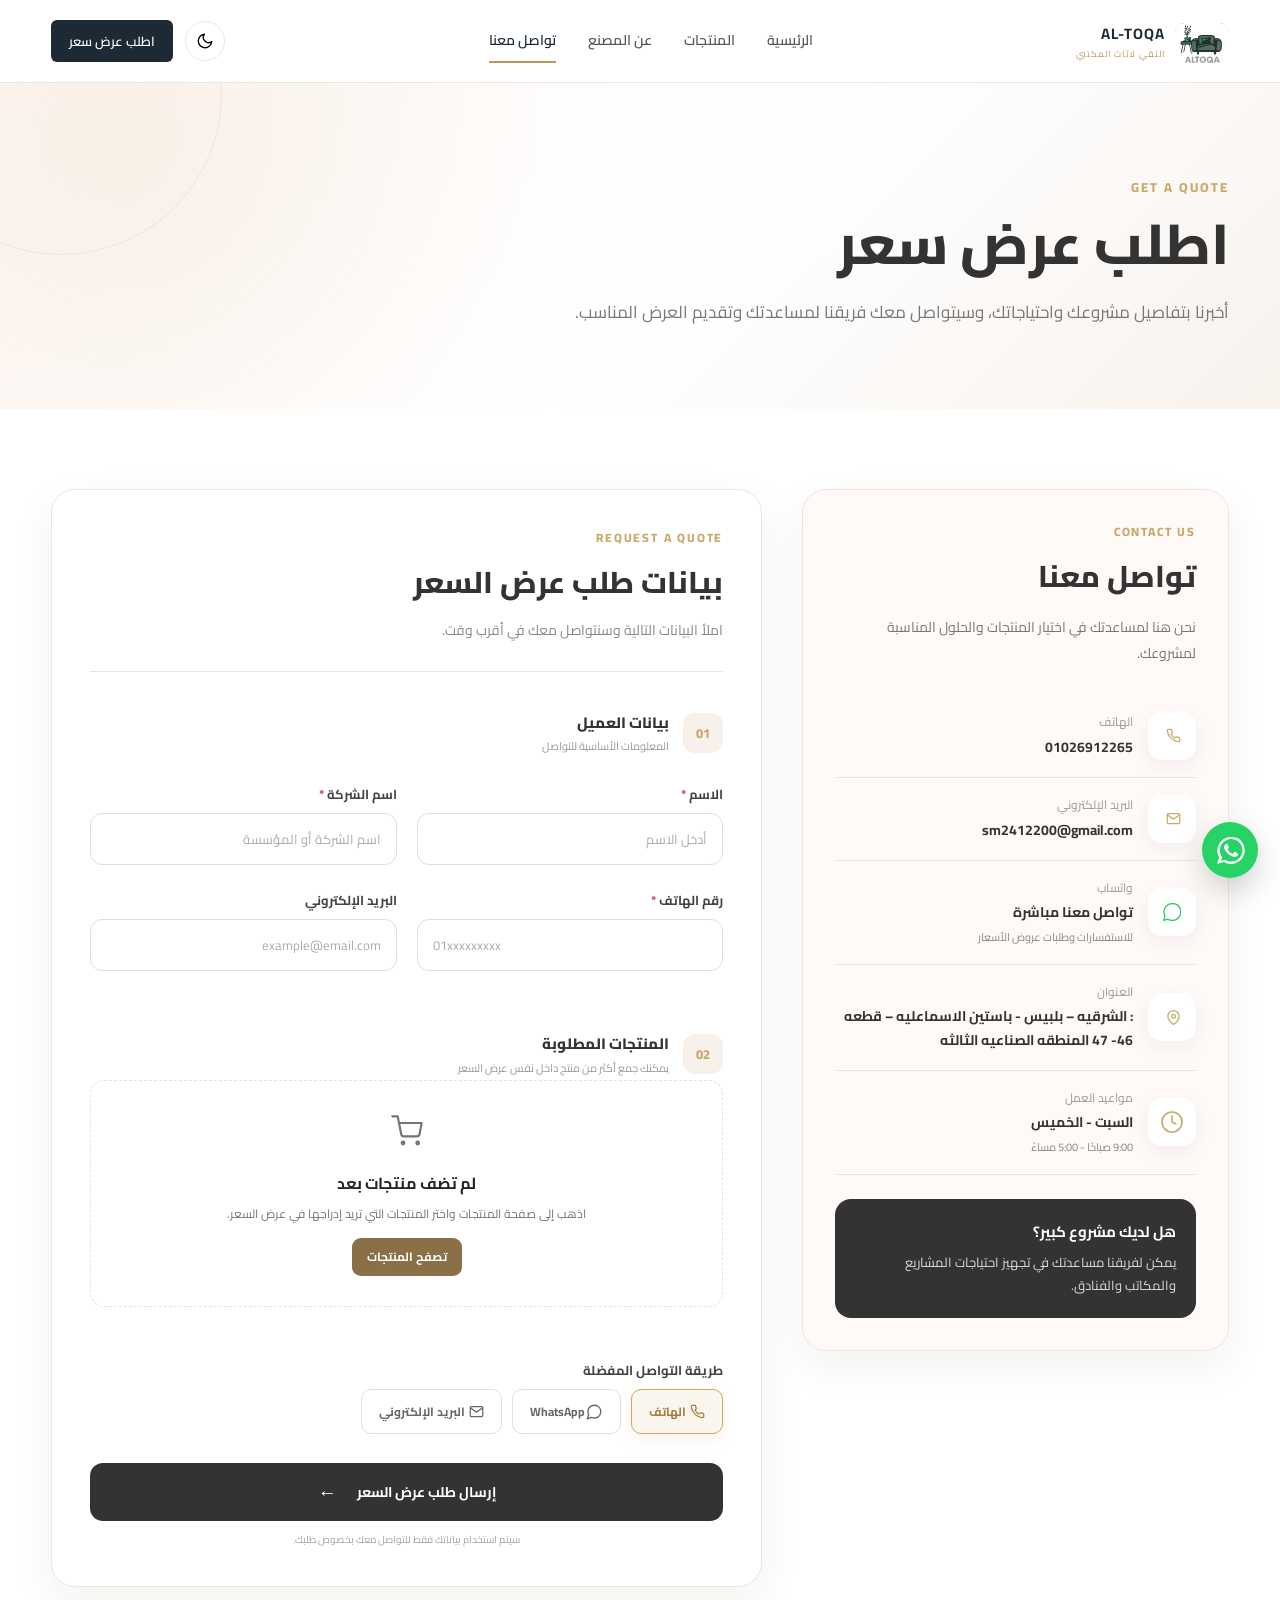
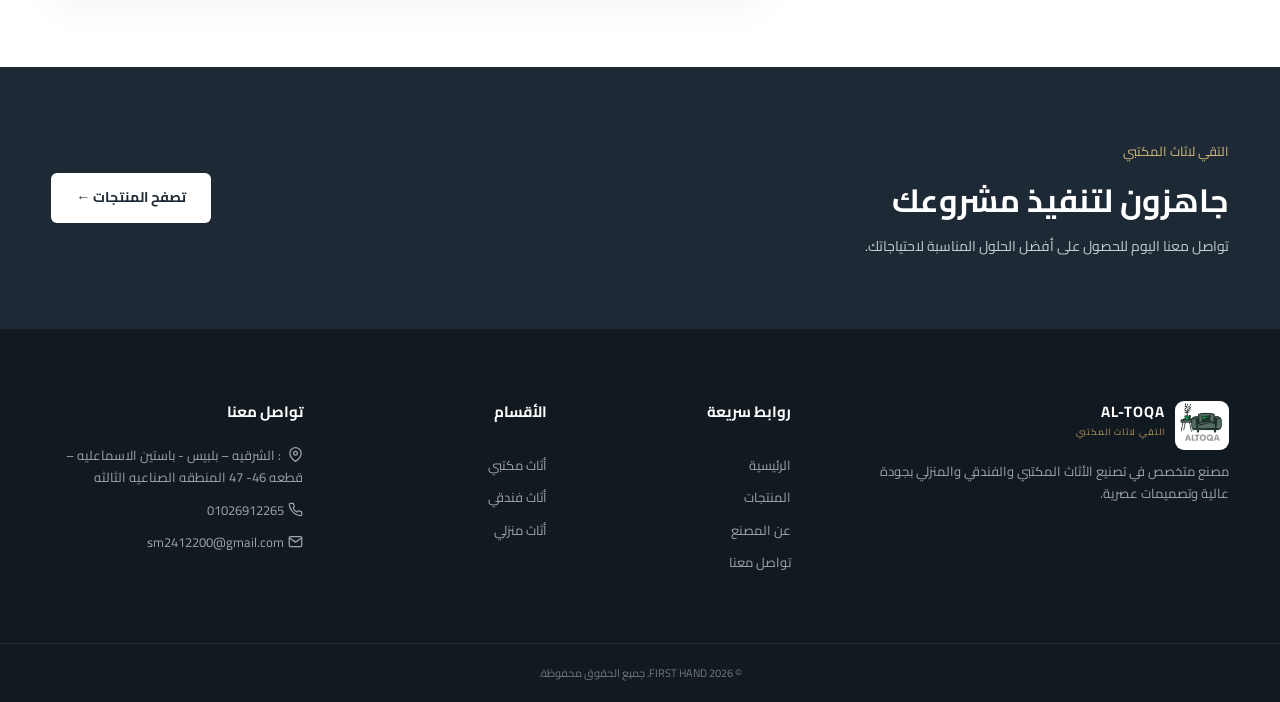
<file: catalog2/contact.html>
<!doctype html>
<html lang="ar" dir="rtl">

<head>

    <meta charset="UTF-8">

    <meta
        name="viewport"
        content="width=device-width, initial-scale=1.0"
    >

    <title>طلب عرض سعر | التقي للأثاث المكتبي</title>
    <meta name="description" content="اطلب عرض سعر مخصص من التقي للأثاث المكتبي، أضف أكثر من منتج وحدد الكميات وتفاصيل مشروعك وسيتواصل معك فريقنا.">
    <link rel="canonical" href="contact.html" />
    <link rel="icon" type="image/png" href="assets/images/logo.PNG" />


    <!-- =====================================================
         GOOGLE FONT
    ====================================================== -->

    <link rel="preconnect" href="https://fonts.googleapis.com">

    <link
        rel="preconnect"
        href="https://fonts.gstatic.com"
        crossorigin
    >

    <link
        href="https://fonts.googleapis.com/css2?family=Cairo:wght@400;500;600;700;800&display=swap"
        rel="stylesheet"
    >


    <!-- =====================================================
         CSS
    ====================================================== -->

    <link
        rel="stylesheet"
        href="css/style.css"
    >

    <link
        rel="stylesheet"
        href="css/contact.css"
    >

    <meta name="robots" content="index, follow">
    <meta name="author" content="التقي للأثاث المكتبي">

    <meta property="og:title" content="طلب عرض سعر | التقي للأثاث المكتبي">
    <meta property="og:description" content="اطلب عرض سعر مخصص من التقي للأثاث المكتبي، أضف أكثر من منتج وحدد الكميات وتفاصيل مشروعك وسيتواصل معك فريقنا.">
    <meta property="og:type" content="website">
    <meta property="og:locale" content="ar_EG">
    <meta property="og:site_name" content="التقي للأثاث المكتبي">
</head>


<body>


    <!-- =====================================================
         HEADER
    ====================================================== -->

    <header class="header">

        <div class="container navbar">
        <!-- LOGO -->

        <a href="index.html" class="logo">
          <span class="logo-icon">
            <img src="assets/images/logo.PNG" alt="logo"
          /></span>

          <div>
            <strong> AL-TOQA </strong>

            <small>التقي لاثاث المكتبي  </small>
          </div>
        </a>

        <!-- NAVIGATION -->

        <nav class="nav">
          <a href="index.html"> الرئيسية </a>

          <a href="products.html" > المنتجات </a>

          <a href="about.html"> عن المصنع </a>

          <a href="contact.html" class="active"> تواصل معنا </a>
        </nav>

        <!-- HEADER ACTIONS -->

        <div class="header-actions">
          <button
            type="button"
            class="theme-btn"
            id="themeBtn"
            aria-label="تغيير الوضع"
          >
            <svg width="18" height="18" viewBox="0 0 24 24" fill="none" stroke="currentColor" stroke-width="1.8" stroke-linecap="round" stroke-linejoin="round"><path d="M21 12.79A9 9 0 1 1 11.21 3a7 7 0 0 0 9.79 9.79z"/></svg>
          </button>

          <a href="contact.html" class="header-btn"> اطلب عرض سعر </a>

          <button
            type="button"
            class="menu-btn"
            id="menuBtn"
            aria-label="فتح القائمة"
          >
            <svg width="18" height="18" viewBox="0 0 24 24" fill="none" stroke="currentColor" stroke-width="1.8" stroke-linecap="round" stroke-linejoin="round"><line x1="3" y1="6" x2="21" y2="6"/><line x1="3" y1="12" x2="21" y2="12"/><line x1="3" y1="18" x2="21" y2="18"/></svg>
          </button>
        </div>
      </div>

    </header>



    <!-- =====================================================
         PAGE HERO
    ====================================================== -->

    <section class="contact-hero">

        <div class="container">

            <span>
                GET A QUOTE
            </span>

            <h1>
                اطلب عرض سعر
            </h1>

            <p>
                أخبرنا بتفاصيل مشروعك واحتياجاتك،
                وسيتواصل معك فريقنا لمساعدتك وتقديم العرض المناسب.
            </p>

        </div>

    </section>



    <!-- =====================================================
         CONTACT SECTION
    ====================================================== -->

    <main class="contact-section">

        <div class="container contact-grid">


            <!-- =================================================
                 CONTACT INFO
            ================================================== -->

            <aside class="contact-info">


                <!-- HEADER -->

                <div class="contact-info-header">

                    <span>
                        CONTACT US
                    </span>

                    <h2>
                        تواصل معنا
                    </h2>

                    <p>
                        نحن هنا لمساعدتك في اختيار المنتجات
                        والحلول المناسبة لمشروعك.
                    </p>

                </div>


                <!-- PHONE -->

                <div class="contact-info-card">

                    <div class="contact-info-icon">
                        <svg width="15" height="15" viewBox="0 0 24 24" fill="none" stroke="currentColor" stroke-width="2" stroke-linecap="round" stroke-linejoin="round" style="vertical-align:-2px;margin-inline-end:4px"><path d="M22 16.92v3a2 2 0 0 1-2.18 2 19.79 19.79 0 0 1-8.63-3.07 19.5 19.5 0 0 1-6-6 19.79 19.79 0 0 1-3.07-8.67A2 2 0 0 1 4.11 2h3a2 2 0 0 1 2 1.72c.13.96.36 1.9.7 2.81a2 2 0 0 1-.45 2.11L8.09 9.91a16 16 0 0 0 6 6l1.27-1.27a2 2 0 0 1 2.11-.45c.91.34 1.85.57 2.81.7A2 2 0 0 1 22 16.92z"/></svg>
                    </div>

                    <div>

                        <span>
                            الهاتف
                        </span>

                        <strong><a data-site-phone href="tel:01026912265">01026912265</a></strong>

                    </div>

                </div>


                <!-- EMAIL -->

                <div class="contact-info-card">

                    <div class="contact-info-icon">
                        <svg width="15" height="15" viewBox="0 0 24 24" fill="none" stroke="currentColor" stroke-width="2" stroke-linecap="round" stroke-linejoin="round" style="vertical-align:-2px;margin-inline-end:4px"><rect x="2" y="4" width="20" height="16" rx="2"/><polyline points="22,6 12,13 2,6"/></svg>
                    </div>

                    <div>

                        <span>
                            البريد الإلكتروني
                        </span>

                        <strong><a data-site-email href="mailto:sm2412200@gmail.com">sm2412200@gmail.com</a></strong>

                    </div>

                </div>


                <!-- WHATSAPP -->

                <div class="contact-info-card contact-whatsapp-card">
                    <div class="contact-info-icon">
                        <svg width="18" height="18" viewBox="0 0 24 24" fill="none" stroke="currentColor" stroke-width="1.8" stroke-linecap="round" stroke-linejoin="round" aria-hidden="true"><path d="M20.5 3.5A11.3 11.3 0 0 0 12.45.8C6.2.8 1.1 5.9 1.1 12.15c0 2 .52 3.95 1.5 5.66L1 23l5.34-1.55a11.35 11.35 0 0 0 6.1 1.77h.01c6.24 0 11.34-5.1 11.34-11.35 0-3.03-1.17-5.88-3.29-8.02Z"/></svg>
                    </div>
                    <div>
                        <span>واتساب</span>
                        <strong><a data-site-whatsapp href="https://wa.me/201026912265">تواصل معنا مباشرة</a></strong>
                        <small>للاستفسارات وطلبات عروض الأسعار</small>
                    </div>
                </div>


                <!-- LOCATION -->

                <div class="contact-info-card">

                    <div class="contact-info-icon">
                        <svg width="15" height="15" viewBox="0 0 24 24" fill="none" stroke="currentColor" stroke-width="2" stroke-linecap="round" stroke-linejoin="round" style="vertical-align:-2px;margin-inline-end:4px"><path d="M21 10c0 7-9 13-9 13s-9-6-9-13a9 9 0 0 1 18 0z"/><circle cx="12" cy="10" r="3"/></svg>
                    </div>

                    <div>

                        <span>
                            العنوان
                        </span>

                        <strong>
                             : الشرقيه – بلبيس - باستين الاسماعليه – قطعه 46- 47 المنطقه
            الصناعيه الثالثه
                        </strong>

                    </div>

                </div>


                <!-- WORKING HOURS -->

                <div class="contact-info-card">

                    <div class="contact-info-icon">
                        <svg width="24" height="24" viewBox="0 0 24 24" fill="none" stroke="currentColor" stroke-width="1.6" stroke-linecap="round" stroke-linejoin="round"><circle cx="12" cy="12" r="10"/><polyline points="12,6 12,12 16,14"/></svg>
                    </div>

                    <div>

                        <span>
                            مواعيد العمل
                        </span>

                        <strong>
                            السبت - الخميس
                        </strong>

                        <small>
                            9:00 صباحًا - 5:00 مساءً
                        </small>

                    </div>

                </div>


                <!-- NOTE -->

                <div class="contact-note">

                    <strong>
                        هل لديك مشروع كبير؟
                    </strong>

                    <p>
                        يمكن لفريقنا مساعدتك في تجهيز
                        احتياجات المشاريع والمكاتب والفنادق.
                    </p>

                </div>

            </aside>



            <!-- =================================================
                 QUOTE FORM
            ================================================== -->

            <section class="quote-card">


                <!-- FORM HEADER -->

                <div class="quote-header">

                    <span>
                        REQUEST A QUOTE
                    </span>

                    <h2>
                        بيانات طلب عرض السعر
                    </h2>

                    <p>
                        املأ البيانات التالية وسنتواصل معك في أقرب وقت.
                    </p>

                </div>



                <!-- =================================================
                     FORM
                ================================================== -->

                <form
                    id="quoteForm"
                    class="quote-form"
                >


                    <!-- =================================================
                         CUSTOMER INFORMATION
                    ================================================== -->

                    <div class="form-section-title">

                        <span>
                            01
                        </span>

                        <div>

                            <strong>
                                بيانات العميل
                            </strong>

                            <small>
                                المعلومات الأساسية للتواصل
                            </small>

                        </div>

                    </div>



                    <!-- NAME -->

                    <div class="form-row">

                        <div class="form-field">

                            <label for="customerName">
                                الاسم
                                <b>*</b>
                            </label>

                            <input
                                type="text"
                                id="customerName"
                                name="customerName"
                                placeholder="أدخل الاسم"
                                required
                            >

                        </div>


                        <!-- COMPANY -->

                        <div class="form-field">

                            <label for="companyName">
                                اسم الشركة
                                <b>*</b>
                            </label>

                            <input
                                type="text"
                                id="companyName"
                                name="companyName"
                                placeholder="اسم الشركة أو المؤسسة"
                                required
                            >

                        </div>

                    </div>



                    <!-- PHONE + EMAIL -->

                    <div class="form-row">

                        <div class="form-field">

                            <label for="customerPhone">
                                رقم الهاتف
                                <b>*</b>
                            </label>

                            <input
                                type="tel"
                                id="customerPhone"
                                name="customerPhone"
                                placeholder="01xxxxxxxxx"
                                pattern="01[0125][0-9]{8}"
                                inputmode="numeric"
                                maxlength="11"
                                title="رقم موبايل مصري صحيح، مثال: 01012345678"
                                required
                            >

                        </div>


                        <div class="form-field">

                            <label for="customerEmail">
                                البريد الإلكتروني
                            </label>

                            <input
                                type="email"
                                id="customerEmail"
                                name="customerEmail"
                                placeholder="example@email.com"
                            >

                        </div>

                    </div>



                    <!-- =================================================
                         QUOTE CART
                    ================================================== -->

                    <div class="quote-cart-section" id="quoteCartSection">

                        <div class="form-section-title">
                            <span>02</span>
                            <div>
                                <strong>المنتجات المطلوبة</strong>
                                <small>يمكنك جمع أكثر من منتج داخل نفس عرض السعر</small>
                            </div>
                        </div>

                        <div id="quoteCartItems" class="quote-cart-items"></div>

                        <div id="quoteCartEmpty" class="quote-cart-empty">
                            <span><svg width="32" height="32" viewBox="0 0 24 24" fill="none" stroke="currentColor" stroke-width="1.6" stroke-linecap="round" stroke-linejoin="round"><circle cx="9" cy="21" r="1"/><circle cx="20" cy="21" r="1"/><path d="M1 1h4l2.68 13.39a2 2 0 0 0 2 1.61h9.72a2 2 0 0 0 2-1.61L23 6H6"/></svg></span>
                            <strong>لم تضف منتجات بعد</strong>
                            <p>اذهب إلى صفحة المنتجات واختر المنتجات التي تريد إدراجها في عرض السعر.</p>
                            <a href="products.html" class="quote-browse-products">تصفح المنتجات</a>
                        </div>

                    </div>


                    <!-- =================================================
                         PROJECT INFORMATION
                    ================================================== -->

                  



                    <!-- PROJECT TYPE -->

                    



                    <!-- PRODUCT -->

                   



                    <!-- =================================================
                         PROJECT DETAILS
                    ================================================== -->

                 



                    <!-- DETAILS -->

                 



                    <!-- BUDGET -->

                  


                    <!-- =================================================
                         PREFERRED CONTACT
                    ================================================== -->

                    <div class="form-field">

                        <label>
                            طريقة التواصل المفضلة
                        </label>


                        <div class="contact-methods">

                            <label class="contact-method">

                                <input
                                    type="radio"
                                    name="contactMethod"
                                    value="phone"
                                    checked
                                >

                                <span>
                                    <svg width="15" height="15" viewBox="0 0 24 24" fill="none" stroke="currentColor" stroke-width="2" stroke-linecap="round" stroke-linejoin="round" style="vertical-align:-2px;margin-inline-end:4px"><path d="M22 16.92v3a2 2 0 0 1-2.18 2 19.79 19.79 0 0 1-8.63-3.07 19.5 19.5 0 0 1-6-6 19.79 19.79 0 0 1-3.07-8.67A2 2 0 0 1 4.11 2h3a2 2 0 0 1 2 1.72c.13.96.36 1.9.7 2.81a2 2 0 0 1-.45 2.11L8.09 9.91a16 16 0 0 0 6 6l1.27-1.27a2 2 0 0 1 2.11-.45c.91.34 1.85.57 2.81.7A2 2 0 0 1 22 16.92z"/></svg> الهاتف
                                </span>

                            </label>


                            <label class="contact-method">

                                <input
                                    type="radio"
                                    name="contactMethod"
                                    value="whatsapp"
                                >

                                <span>
                                    <svg width="18" height="18" viewBox="0 0 24 24" fill="none" stroke="currentColor" stroke-width="1.8" stroke-linecap="round" stroke-linejoin="round"><path d="M21 11.5a8.38 8.38 0 0 1-.9 3.8 8.5 8.5 0 0 1-7.6 4.7 8.38 8.38 0 0 1-3.8-.9L3 21l1.9-5.7a8.38 8.38 0 0 1-.9-3.8 8.5 8.5 0 0 1 4.7-7.6 8.38 8.38 0 0 1 3.8-.9h.5a8.48 8.48 0 0 1 8 8v.5z"/></svg> WhatsApp
                                </span>

                            </label>


                            <label class="contact-method">

                                <input
                                    type="radio"
                                    name="contactMethod"
                                    value="email"
                                >

                                <span>
                                    <svg width="15" height="15" viewBox="0 0 24 24" fill="none" stroke="currentColor" stroke-width="2" stroke-linecap="round" stroke-linejoin="round" style="vertical-align:-2px;margin-inline-end:4px"><rect x="2" y="4" width="20" height="16" rx="2"/><polyline points="22,6 12,13 2,6"/></svg> البريد الإلكتروني
                                </span>

                            </label>

                        </div>

                    </div>



                    <!-- =================================================
                         MESSAGE
                    ================================================== -->

                    <div
                        id="quoteFormMessage"
                        class="quote-form-message"
                    ></div>



                    <!-- =================================================
                         SUBMIT
                    ================================================== -->

                    <div class="quote-submit-area">

                        <button
                            type="submit"
                            class="quote-submit-btn"
                        >

                            <span>
                                إرسال طلب عرض السعر
                            </span>

                            <b>
                                ←
                            </b>

                        </button>

                        <p>
                            سيتم استخدام بياناتك فقط للتواصل معك بخصوص طلبك.
                        </p>

                    </div>


                </form>

            </section>

        </div>

    </main>



    <!-- =====================================================
         CTA
    ====================================================== -->

    <section class="cta">

        <div class="container cta-content">

            <div>

                <span>
               التقي لاثاث المكتبي 
                         </span>

                <h2>
                    جاهزون لتنفيذ مشروعك
                </h2>

                <p>
                    تواصل معنا اليوم للحصول على أفضل الحلول المناسبة لاحتياجاتك.
                </p>

            </div>


            <a
                href="products.html"
                class="cta-btn"
            >
                تصفح المنتجات ←
            </a>

        </div>

    </section>



    <!-- =====================================================
         FOOTER
    ====================================================== -->

    <footer class="footer">
      <div class="container footer-grid">
        <!-- ABOUT -->

        <div class="footer-about">
          <a href="index.html" class="logo footer-logo">
            <span class="logo-icon">
              <img src="assets/images/logo.PNG" alt="logo"
            /></span>

            <div>
              <strong>AL-TOQA </strong>

              <small> التقي لاثاث المكتبي  </small>
            </div>
          </a>

          <p>
            مصنع متخصص في تصنيع الأثاث المكتبي والفندقي والمنزلي بجودة عالية
            وتصميمات عصرية.
          </p>
        </div>

        <!-- LINKS -->

        <div class="footer-links">
          <h3>روابط سريعة</h3>

          <a href="index.html"> الرئيسية </a>

          <a href="products.html"> المنتجات </a>

          <a href="about.html"> عن المصنع </a>

          <a href="contact.html"> تواصل معنا </a>
        </div>

        <!-- CATEGORIES -->

        <div class="footer-links">
          <h3>الأقسام</h3>

          <a href="products.html?category=office"> أثاث مكتبي </a>

          <a href="products.html?category=hotel"> أثاث فندقي </a>

          <a href="products.html?category=home"> أثاث منزلي </a>
        </div>

        <!-- CONTACT -->

        <div class="footer-contact">
          <h3>تواصل معنا</h3>

          <p><svg width="15" height="15" viewBox="0 0 24 24" fill="none" stroke="currentColor" stroke-width="2" stroke-linecap="round" stroke-linejoin="round" style="vertical-align:-2px;margin-inline-end:4px"><path d="M21 10c0 7-9 13-9 13s-9-6-9-13a9 9 0 0 1 18 0z"/><circle cx="12" cy="10" r="3"/></svg> : الشرقيه – بلبيس -  باستين الاسماعليه – قطعه 46- 47 المنطقه الصناعيه الثالثه</p>

          <p><svg width="15" height="15" viewBox="0 0 24 24" fill="none" stroke="currentColor" stroke-width="2" stroke-linecap="round" stroke-linejoin="round" style="vertical-align:-2px;margin-inline-end:4px"><path d="M22 16.92v3a2 2 0 0 1-2.18 2 19.79 19.79 0 0 1-8.63-3.07 19.5 19.5 0 0 1-6-6 19.79 19.79 0 0 1-3.07-8.67A2 2 0 0 1 4.11 2h3a2 2 0 0 1 2 1.72c.13.96.36 1.9.7 2.81a2 2 0 0 1-.45 2.11L8.09 9.91a16 16 0 0 0 6 6l1.27-1.27a2 2 0 0 1 2.11-.45c.91.34 1.85.57 2.81.7A2 2 0 0 1 22 16.92z"/></svg><a data-site-phone href="tel:01026912265">01026912265</a></p>

          <p><svg width="15" height="15" viewBox="0 0 24 24" fill="none" stroke="currentColor" stroke-width="2" stroke-linecap="round" stroke-linejoin="round" style="vertical-align:-2px;margin-inline-end:4px"><rect x="2" y="4" width="20" height="16" rx="2"/><polyline points="22,6 12,13 2,6"/></svg><a data-site-email href="mailto:sm2412200@gmail.com">sm2412200@gmail.com</a></p>
        </div>
        
      </div>

      <div class="footer-bottom">
        <div class="container">
          <p>© 2026 FIRST HAND. جميع الحقوق محفوظة.</p>
        </div>
      </div>
    </footer>



    <!-- =====================================================
         JAVASCRIPT
    ====================================================== -->

    <script src="js/config.js"></script>
    <script src="js/site.js"></script>
    <script src="js/main.js"></script>

    <script src="js/data.js"></script>

    <script src="js/quotes.js"></script>

<script src="js/quote-request.js"></script>

</body>

</html>
</file>
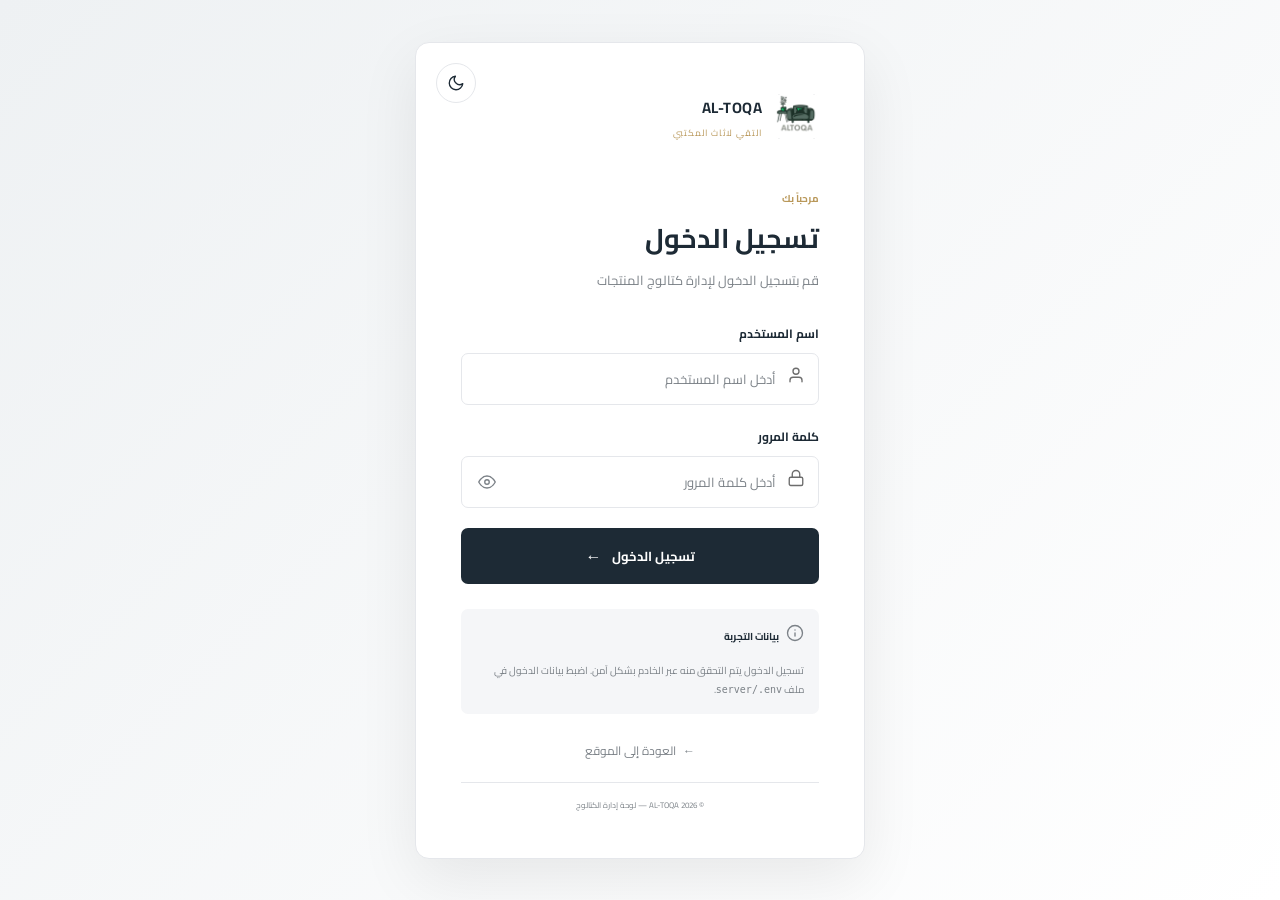
<file: catalog2/admin/add-product.html>
<!doctype html>
<html lang="ar" dir="rtl">

<head>

    <meta charset="UTF-8">

    <meta
        name="viewport"
        content="width=device-width, initial-scale=1.0"
    >

    <meta
        name="description"
        content="إضافة منتج جديد إلى كتالوج Furniture Factory"
    >

    <title>إضافة منتج | لوحة التحكم</title>
    <meta name="robots" content="noindex, nofollow" />
    <link rel="icon" type="image/png" href="../assets/images/logo.PNG" />


    <!-- =====================================================
         GOOGLE FONT
    ====================================================== -->

    <link rel="preconnect" href="https://fonts.googleapis.com">

    <link
        rel="preconnect"
        href="https://fonts.gstatic.com"
        crossorigin
    >

    <link
        href="https://fonts.googleapis.com/css2?family=Cairo:wght@400;500;600;700;800&display=swap"
        rel="stylesheet"
    >


    <!-- =====================================================
         ADMIN CSS
    ====================================================== -->

    <link
        rel="stylesheet"
        href="../css/admin.css"
    >

    <link
        rel="stylesheet"
        href="../css/add-product.css"
    >

</head>


<body class="admin-page">


    <!-- =====================================================
         SIDEBAR
    ====================================================== -->

    <aside
        class="admin-sidebar"
        id="adminSidebar"
    >

        <!-- LOGO -->

       <div class="sidebar-logo">
        <div class="admin-logo-icon">
           <span >
            <img src="../assets/images/logo.PNG" alt="logo"
          /></span>
        </div>

        <div>
            <strong> AL-TOQA </strong>

            <span>التقي لاثاث المكتبي  </span>
          </div>
      </div>


        <!-- NAVIGATION -->

        <nav class="sidebar-nav" aria-label="القائمة الرئيسية">
<a href="dashboard.html" class="sidebar-link"><span><svg width="18" height="18" viewBox="0 0 24 24" fill="none" stroke="currentColor" stroke-width="1.8" stroke-linecap="round" stroke-linejoin="round"><rect x="3" y="3" width="7" height="7" rx="1"/><rect x="14" y="3" width="7" height="7" rx="1"/><rect x="14" y="14" width="7" height="7" rx="1"/><rect x="3" y="14" width="7" height="7" rx="1"/></svg></span><span>لوحة التحكم</span></a>
<a href="products.html" class="sidebar-link"><span><svg width="18" height="18" viewBox="0 0 24 24" fill="none" stroke="currentColor" stroke-width="1.8" stroke-linecap="round" stroke-linejoin="round"><line x1="8" y1="6" x2="21" y2="6"/><line x1="8" y1="12" x2="21" y2="12"/><line x1="8" y1="18" x2="21" y2="18"/><line x1="3" y1="6" x2="3.01" y2="6"/><line x1="3" y1="12" x2="3.01" y2="12"/><line x1="3" y1="18" x2="3.01" y2="18"/></svg></span><span>المنتجات</span></a>
<a href="add-product.html" class="sidebar-link"><span><svg width="18" height="18" viewBox="0 0 24 24" fill="none" stroke="currentColor" stroke-width="1.8" stroke-linecap="round" stroke-linejoin="round"><line x1="12" y1="5" x2="12" y2="19"/><line x1="5" y1="12" x2="19" y2="12"/></svg></span><span>إضافة منتج</span></a>
<a href="categories.html" class="sidebar-link"><span><svg width="18" height="18" viewBox="0 0 24 24" fill="none" stroke="currentColor" stroke-width="1.8" stroke-linecap="round" stroke-linejoin="round"><polygon points="12 2 2 7 12 12 22 7 12 2"/><polyline points="2 17 12 22 22 17"/><polyline points="2 12 12 17 22 12"/></svg></span><span>الأقسام</span></a>
<a href="featured.html" class="sidebar-link"><span><svg width="18" height="18" viewBox="0 0 24 24" fill="none" stroke="currentColor" stroke-width="1.8" stroke-linecap="round" stroke-linejoin="round"><polygon points="12 2 15.09 8.26 22 9.27 17 14.14 18.18 21.02 12 17.77 5.82 21.02 7 14.14 2 9.27 8.91 8.26 12 2"/></svg></span><span>العروض المميزة</span></a>
<a href="slider.html" class="sidebar-link"><span><svg width="18" height="18" viewBox="0 0 24 24" fill="none" stroke="currentColor" stroke-width="1.8" stroke-linecap="round" stroke-linejoin="round"><rect x="3" y="3" width="18" height="18" rx="2"/><circle cx="8.5" cy="8.5" r="1.5"/><polyline points="21 15 16 10 5 21"/></svg></span><span>الإعلانات والسلايدر</span></a>
<a href="quotes.html" class="sidebar-link"><span><svg width="18" height="18" viewBox="0 0 24 24" fill="none" stroke="currentColor" stroke-width="1.8" stroke-linecap="round" stroke-linejoin="round"><path d="M14 2H6a2 2 0 0 0-2 2v16a2 2 0 0 0 2 2h12a2 2 0 0 0 2-2V8z"/><polyline points="14 2 14 8 20 8"/><line x1="16" y1="13" x2="8" y2="13"/><line x1="16" y1="17" x2="8" y2="17"/></svg></span><span>طلبات عروض السعر</span></a>
</nav>


        <!-- SIDEBAR BOTTOM -->

        <div class="sidebar-bottom">


            <!-- WEBSITE -->

            <a
                href="../index.html"
                class="sidebar-link"
                target="_blank"
                rel="noopener noreferrer"
            >

                <span aria-hidden="true">
                    <svg width="18" height="18" viewBox="0 0 24 24" fill="none" stroke="currentColor" stroke-width="1.8" stroke-linecap="round" stroke-linejoin="round"><path d="M18 13v6a2 2 0 0 1-2 2H5a2 2 0 0 1-2-2V8a2 2 0 0 1 2-2h6"/><polyline points="15 3 21 3 21 9"/><line x1="10" y1="14" x2="21" y2="3"/></svg>
                </span>

                <span>
                    عرض الموقع
                </span>

            </a>


            <!-- LOGOUT -->

            <button
                type="button"
                class="sidebar-link logout-btn"
                id="logoutBtn"
            >

                <span aria-hidden="true">
                    <svg width="18" height="18" viewBox="0 0 24 24" fill="none" stroke="currentColor" stroke-width="1.8" stroke-linecap="round" stroke-linejoin="round"><path d="M9 21H5a2 2 0 0 1-2-2V5a2 2 0 0 1 2-2h4"/><polyline points="16 17 21 12 16 7"/><line x1="21" y1="12" x2="9" y2="12"/></svg>
                </span>

                <span>
                    تسجيل الخروج
                </span>

            </button>

        </div>

    </aside>



    <!-- =====================================================
         MAIN
    ====================================================== -->

    <main class="admin-main">


        <!-- =================================================
             TOPBAR
        ================================================== -->

        <header class="admin-topbar">


            <!-- RIGHT -->

            <div class="topbar-right">


                <!-- MOBILE BUTTON -->

                <button
                    type="button"
                    class="mobile-sidebar-btn"
                    id="sidebarToggle"
                    aria-label="فتح القائمة"
                    aria-controls="adminSidebar"
                    aria-expanded="false"
                >

                    <svg width="18" height="18" viewBox="0 0 24 24" fill="none" stroke="currentColor" stroke-width="1.8" stroke-linecap="round" stroke-linejoin="round"><line x1="3" y1="6" x2="21" y2="6"/><line x1="3" y1="12" x2="21" y2="12"/><line x1="3" y1="18" x2="21" y2="18"/></svg>

                </button>


                <!-- TITLE -->

                <div>

                    <h1>
                        إضافة منتج
                    </h1>

                    <p>
                        إضافة منتج جديد إلى كتالوج الأثاث
                    </p>

                </div>

            </div>



            <!-- LEFT -->

            <div class="topbar-left">


                <!-- THEME -->

                <button
                    type="button"
                    class="theme-btn"
                    id="themeBtn"
                    aria-label="تغيير الوضع"
                    title="تغيير الوضع"
                ></button>

                <div class="admin-user"><div class="user-avatar">A</div><div><strong>Admin</strong><span>مدير النظام</span></div></div>

            </div>

        </header>



        <!-- =================================================
             CONTENT
        ================================================== -->

        <section class="admin-content">


            <!-- =================================================
                 PAGE HEADER
            ================================================== -->

            <div class="add-product-header">


                <div>

                    <span>
                        CATALOG
                    </span>

                    <h2>
                        إضافة منتج جديد
                    </h2>

                    <p>
                        أدخل بيانات المنتج الأساسية ثم اضغط حفظ.
                    </p>

                </div>


                <a
                    href="products.html"
                    class="back-products-btn"
                >

                    → العودة للمنتجات

                </a>

            </div>



            <!-- =================================================
                 FORM
            ================================================== -->

            <form
                id="addProductForm"
                class="product-form"
            >


                <!-- =================================================
                     BASIC INFORMATION
                ================================================== -->

                <div class="form-card">


                    <div class="form-card-header">

                        <div>

                            <span>
                                PRODUCT INFORMATION
                            </span>

                            <h3>
                                معلومات المنتج
                            </h3>

                        </div>

                    </div>



                    <div class="form-card-body">


                        <!-- PRODUCT NAME -->

                        <div class="form-field">

                            <label for="productName">

                                اسم المنتج

                                <b>*</b>

                            </label>


                            <input
                                type="text"
                                id="productName"
                                name="name"
                                placeholder="مثال: مكتب إداري مودرن"
                                required
                            >

                        </div>



                        <!-- PRODUCT CODE -->

                        <div class="form-field">

                            <label for="productCode">

                                كود المنتج

                            </label>


                            <div class="auto-code-wrapper">

                                <input
                                    type="text"
                                    id="productCode"
                                    name="code"
                                    placeholder="سيتم توليد الكود تلقائيًا"
                                    readonly
                                >

                                <span class="auto-code-badge">
                                    تلقائي
                                </span>

                            </div>


                            <small class="field-hint">

                                يتم إنشاء الكود تلقائيًا حسب القسم.

                            </small>

                        </div>



                        <!-- MAIN CATEGORY -->

                        <div class="form-field">

                            <label for="productCategory">

                                القسم الرئيسي

                                <b>*</b>

                            </label>


                            <select
                                id="productCategory"
                                name="category"
                                required
                            >

                                <option value="">
                                    اختر القسم الرئيسي
                                </option>

                                <option value="office">
                                    أثاث مكتبي
                                </option>

                                <option value="hotel">
                                    أثاث فندقي
                                </option>

                                <option value="home">
                                    أثاث منزلي
                                </option>

                            </select>

                        </div>



                        <!-- SUB CATEGORY -->

                        <div class="form-field">

                            <label for="productSubcategory">

                                القسم الفرعي

                            </label>


                            <select
                                id="productSubcategory"
                                name="subcategory"
                            >

                                <option value="">
                                    اختر القسم الرئيسي أولاً
                                </option>

                            </select>


                            <small class="field-hint">

                                الأقسام الفرعية يتم إدارتها من صفحة الأقسام.

                            </small>

                        </div>



                        <!-- STATUS -->

                        <div class="form-field">

                            <label for="productStatus">

                                حالة المنتج

                            </label>


                            <select
                                id="productStatus"
                                name="status"
                            >

                                <option value="active">
                                    ظاهر في الكتالوج
                                </option>

                                <option value="hidden">
                                    مخفي
                                </option>

                            </select>

                        </div>



                        <!-- DESCRIPTION -->

                        <div class="form-field full-width">

                            <label for="productDescription">

                                وصف المنتج

                            </label>


                            <textarea
                                id="productDescription"
                                name="description"
                                rows="6"
                                placeholder="اكتب وصفًا مختصرًا وواضحًا عن المنتج..."
                            ></textarea>

                        </div>



                        <!-- MATERIAL -->

                        <div class="form-field">

                            <label for="productMaterial">

                                الخامة

                            </label>


                            <input
                                type="text"
                                id="productMaterial"
                                name="material"
                                placeholder="مثال: MDF + قشرة طبيعية"
                            >

                        </div>



                        <!-- DIMENSIONS -->

                        <div class="form-field">

                            <label for="productDimensions">

                                المقاسات

                            </label>


                            <input
                                type="text"
                                id="productDimensions"
                                name="dimensions"
                                placeholder="مثال: 240 × 100 × 75 سم"
                            >

                        </div>



                        <!-- FEATURED -->

                        <div class="form-field full-width">


                            <label class="checkbox-field">


                                <input
                                    type="checkbox"
                                    id="productFeatured"
                                    name="featured"
                                >


                                <span class="custom-checkbox"></span>


                                <span>

                                    عرض المنتج كـ

                                    <strong>
                                        منتج مميز
                                    </strong>

                                </span>


                            </label>

                        </div>


                    </div>

                </div>



                <!-- =================================================
                     COLORS
                ================================================== -->

                <div class="form-card">


                    <div class="form-card-header">

                        <div>

                            <span>
                                PRODUCT COLORS
                            </span>

                            <h3>
                                ألوان المنتج
                            </h3>

                        </div>

                    </div>



                    <div class="form-card-body color-form-body">


                        <div class="form-field full-width">


                            <label for="productColorInput">

                                إضافة لون

                            </label>


                            <div class="color-input-wrapper">


                                <input
                                    type="text"
                                    id="productColorInput"
                                    placeholder="مثال: بني فاتح"
                                >


                                <button
                                    type="button"
                                    id="addColorBtn"
                                    class="add-color-btn"
                                >

                                    <svg width="18" height="18" viewBox="0 0 24 24" fill="none" stroke="currentColor" stroke-width="1.8" stroke-linecap="round" stroke-linejoin="round"><line x1="12" y1="5" x2="12" y2="19"/><line x1="5" y1="12" x2="19" y2="12"/></svg> إضافة اللون

                                </button>


                            </div>


                            <small class="field-hint">

                                يمكنك إضافة أكثر من لون للمنتج.

                            </small>


                        </div>



                        <!-- SELECTED COLORS -->

                        <div
                            id="selectedColors"
                            class="selected-colors"
                        ></div>


                    </div>

                </div>



                <!-- =================================================
                     IMAGES
                ================================================== -->

                <div class="form-card">


                    <div class="form-card-header">

                        <div>

                            <span>
                                PRODUCT IMAGES
                            </span>

                            <h3>
                                صور المنتج
                            </h3>

                        </div>

                    </div>



                    <div class="form-card-body">


                        <div class="image-upload-area">


                            <!-- PREVIEW -->

                            <div
                                class="product-image-preview"
                                id="imagePreview"
                            >

                                <div class="preview-placeholder">

                                    <span>
                                        <svg width="18" height="18" viewBox="0 0 24 24" fill="none" stroke="currentColor" stroke-width="1.8" stroke-linecap="round" stroke-linejoin="round"><rect x="3" y="3" width="18" height="18" rx="2"/><circle cx="8.5" cy="8.5" r="1.5"/><polyline points="21 15 16 10 5 21"/></svg>
                                    </span>

                                    <strong>
                                        صور المنتج
                                    </strong>

                                    <small>
                                        ستظهر الصور المختارة هنا
                                    </small>

                                </div>

                            </div>



                            <!-- UPLOAD -->

                            <div class="image-upload-content">


                                <label
                                    for="productImage"
                                    class="upload-btn"
                                >

                                    <svg width="18" height="18" viewBox="0 0 24 24" fill="none" stroke="currentColor" stroke-width="1.8" stroke-linecap="round" stroke-linejoin="round"><line x1="12" y1="5" x2="12" y2="19"/><line x1="5" y1="12" x2="19" y2="12"/></svg> اختيار صور

                                </label>


                                <input
                                    type="file"
                                    id="productImage"
                                    name="image"
                                    accept="image/jpeg,image/png,image/webp"
                                    multiple
                                    hidden
                                >


                                <p>

                                    يمكنك اختيار أكثر من صورة للمنتج.

                                </p>


                                <small>

                                    JPG, PNG, WEBP — حتى 10 صور — الحد الأقصى 5MB للصورة.

                                </small>


                            </div>


                        </div>


                    </div>

                </div>



                <!-- =================================================
                     ACTIONS
                ================================================== -->

                <div class="form-actions">


                    <a
                        href="products.html"
                        class="cancel-btn"
                    >

                        إلغاء

                    </a>


                    <button
                        type="submit"
                        class="save-product-btn"
                    >

                        <span>
                            <svg width="18" height="18" viewBox="0 0 24 24" fill="none" stroke="currentColor" stroke-width="1.8" stroke-linecap="round" stroke-linejoin="round"><line x1="12" y1="5" x2="12" y2="19"/><line x1="5" y1="12" x2="19" y2="12"/></svg>
                        </span>

                        حفظ المنتج

                    </button>


                </div>



                <!-- =================================================
                     MESSAGE
                ================================================== -->

                <div
                    class="product-form-message"
                    id="productFormMessage"
                    role="alert"
                ></div>


            </form>


        </section>



        <!-- =================================================
             FOOTER
        ================================================== -->

        <footer class="admin-footer">
        © 2026  AL-TOQA — لوحة إدارة الكتالوج
      </footer>


    </main>



    <!-- =====================================================
         JAVASCRIPT
    ====================================================== -->


    <!-- PRODUCTS DATA -->

    <script src="../js/data.js"></script>


    <!-- ADMIN -->

    <script src="../js/config.js"></script>
    <script src="../js/admin.js"></script>


    <!-- ADD PRODUCT -->

    <script src="../js/add-product.js"></script>


</body>

</html>
</file>
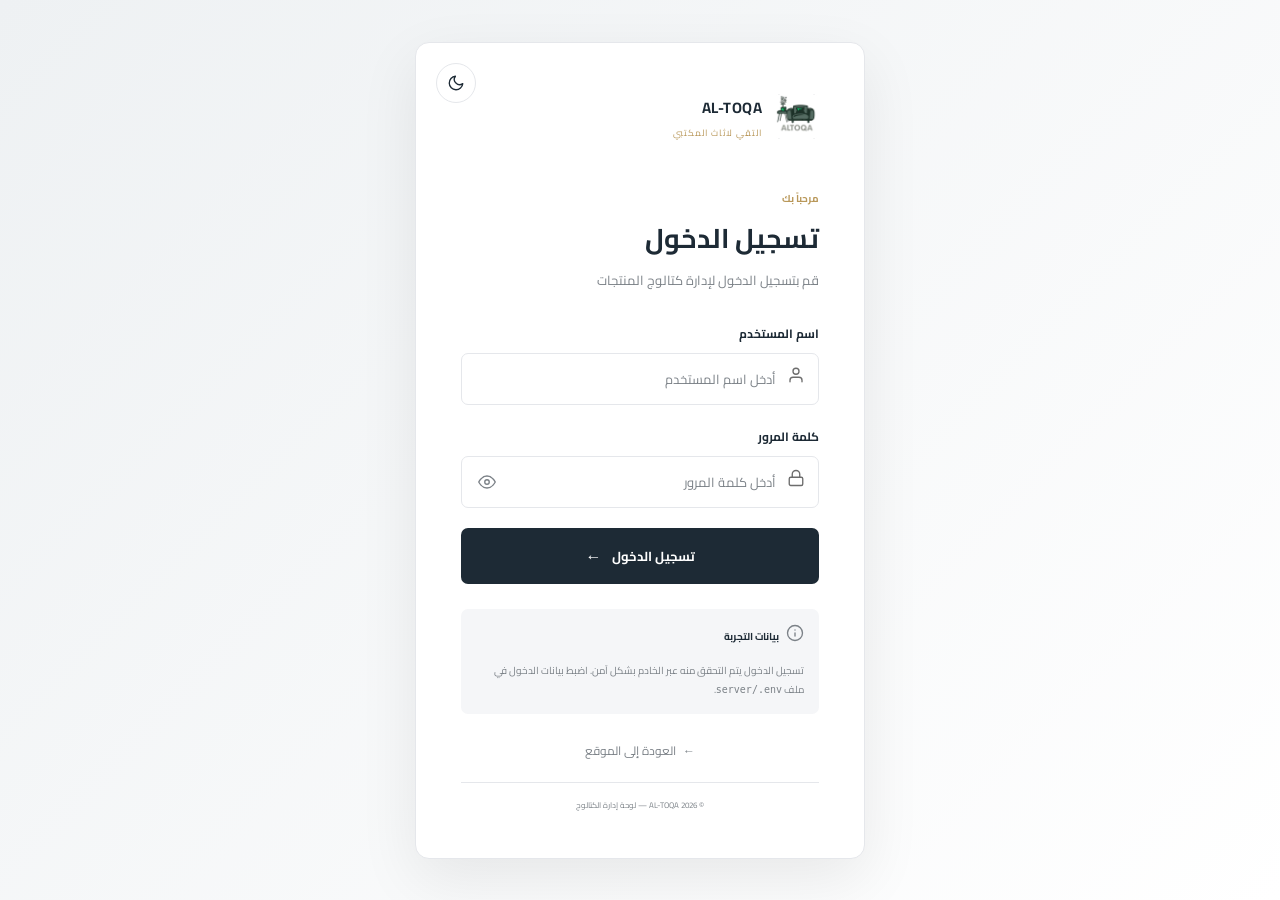
<file: catalog2/admin/categories.html>
<!DOCTYPE html>
<html lang="ar" dir="rtl">

<head>
    <meta charset="UTF-8">
    <meta name="viewport" content="width=device-width, initial-scale=1.0">

    <meta
        name="description"
        content="إدارة أقسام ومنتجات Furniture Factory"
    >

    <title>إدارة الأقسام | Furniture Factory</title>
    <meta name="robots" content="noindex, nofollow" />
    <link rel="icon" type="image/png" href="../assets/images/logo.PNG" />

    <!-- ================= GOOGLE FONT ================= -->

    <link rel="preconnect" href="https://fonts.googleapis.com">
    <link
        rel="preconnect"
        href="https://fonts.gstatic.com"
        crossorigin
    >

    <link
        href="https://fonts.googleapis.com/css2?family=Cairo:wght@400;500;600;700;800&display=swap"
        rel="stylesheet"
    >

    <!-- ================= ADMIN CSS ================= -->

    <link rel="stylesheet" href="../css/admin.css">
    <link rel="stylesheet" href="../css/categories.css">

</head>

<body class="admin-page">

    <!-- =====================================================
         SIDEBAR
    ====================================================== -->

    <aside class="admin-sidebar" id="adminSidebar">

        <!-- LOGO -->

         <div class="sidebar-logo">
        <div class="admin-logo-icon">
           <span >
            <img src="../assets/images/logo.PNG" alt="logo"
          /></span>
        </div>

        <div>
            <strong> AL-TOQA </strong>

            <span>التقي لاثاث المكتبي  </span>
          </div>
      </div>


        <!-- NAVIGATION -->

        <nav class="sidebar-nav" aria-label="القائمة الرئيسية">
<a href="dashboard.html" class="sidebar-link"><span><svg width="18" height="18" viewBox="0 0 24 24" fill="none" stroke="currentColor" stroke-width="1.8" stroke-linecap="round" stroke-linejoin="round"><rect x="3" y="3" width="7" height="7" rx="1"/><rect x="14" y="3" width="7" height="7" rx="1"/><rect x="14" y="14" width="7" height="7" rx="1"/><rect x="3" y="14" width="7" height="7" rx="1"/></svg></span><span>لوحة التحكم</span></a>
<a href="products.html" class="sidebar-link"><span><svg width="18" height="18" viewBox="0 0 24 24" fill="none" stroke="currentColor" stroke-width="1.8" stroke-linecap="round" stroke-linejoin="round"><line x1="8" y1="6" x2="21" y2="6"/><line x1="8" y1="12" x2="21" y2="12"/><line x1="8" y1="18" x2="21" y2="18"/><line x1="3" y1="6" x2="3.01" y2="6"/><line x1="3" y1="12" x2="3.01" y2="12"/><line x1="3" y1="18" x2="3.01" y2="18"/></svg></span><span>المنتجات</span></a>
<a href="add-product.html" class="sidebar-link"><span><svg width="18" height="18" viewBox="0 0 24 24" fill="none" stroke="currentColor" stroke-width="1.8" stroke-linecap="round" stroke-linejoin="round"><line x1="12" y1="5" x2="12" y2="19"/><line x1="5" y1="12" x2="19" y2="12"/></svg></span><span>إضافة منتج</span></a>
<a href="categories.html" class="sidebar-link"><span><svg width="18" height="18" viewBox="0 0 24 24" fill="none" stroke="currentColor" stroke-width="1.8" stroke-linecap="round" stroke-linejoin="round"><polygon points="12 2 2 7 12 12 22 7 12 2"/><polyline points="2 17 12 22 22 17"/><polyline points="2 12 12 17 22 12"/></svg></span><span>الأقسام</span></a>
<a href="featured.html" class="sidebar-link"><span><svg width="18" height="18" viewBox="0 0 24 24" fill="none" stroke="currentColor" stroke-width="1.8" stroke-linecap="round" stroke-linejoin="round"><polygon points="12 2 15.09 8.26 22 9.27 17 14.14 18.18 21.02 12 17.77 5.82 21.02 7 14.14 2 9.27 8.91 8.26 12 2"/></svg></span><span>العروض المميزة</span></a>
<a href="slider.html" class="sidebar-link"><span><svg width="18" height="18" viewBox="0 0 24 24" fill="none" stroke="currentColor" stroke-width="1.8" stroke-linecap="round" stroke-linejoin="round"><rect x="3" y="3" width="18" height="18" rx="2"/><circle cx="8.5" cy="8.5" r="1.5"/><polyline points="21 15 16 10 5 21"/></svg></span><span>الإعلانات والسلايدر</span></a>
<a href="quotes.html" class="sidebar-link"><span><svg width="18" height="18" viewBox="0 0 24 24" fill="none" stroke="currentColor" stroke-width="1.8" stroke-linecap="round" stroke-linejoin="round"><path d="M14 2H6a2 2 0 0 0-2 2v16a2 2 0 0 0 2 2h12a2 2 0 0 0 2-2V8z"/><polyline points="14 2 14 8 20 8"/><line x1="16" y1="13" x2="8" y2="13"/><line x1="16" y1="17" x2="8" y2="17"/></svg></span><span>طلبات عروض السعر</span></a>
</nav>


        <!-- SIDEBAR BOTTOM -->

        <div class="sidebar-bottom">

            <a
                href="../index.html"
                class="sidebar-link"
                target="_blank"
                rel="noopener noreferrer"
            >

                <span aria-hidden="true">
                    <svg width="18" height="18" viewBox="0 0 24 24" fill="none" stroke="currentColor" stroke-width="1.8" stroke-linecap="round" stroke-linejoin="round"><path d="M18 13v6a2 2 0 0 1-2 2H5a2 2 0 0 1-2-2V8a2 2 0 0 1 2-2h6"/><polyline points="15 3 21 3 21 9"/><line x1="10" y1="14" x2="21" y2="3"/></svg>
                </span>

                <span>
                    عرض الموقع
                </span>

            </a>


            <button
                type="button"
                class="sidebar-link logout-btn"
                id="logoutBtn"
            >

                <span aria-hidden="true">
                    <svg width="18" height="18" viewBox="0 0 24 24" fill="none" stroke="currentColor" stroke-width="1.8" stroke-linecap="round" stroke-linejoin="round"><path d="M9 21H5a2 2 0 0 1-2-2V5a2 2 0 0 1 2-2h4"/><polyline points="16 17 21 12 16 7"/><line x1="21" y1="12" x2="9" y2="12"/></svg>
                </span>

                <span>
                    تسجيل الخروج
                </span>

            </button>

        </div>

    </aside>


    <!-- =====================================================
         MAIN
    ====================================================== -->

    <main class="admin-main">

        <!-- ================= TOPBAR ================= -->

        <header class="admin-topbar">

            <div class="topbar-right">

                <button
                    type="button"
                    class="mobile-sidebar-btn"
                    id="sidebarToggle"
                    aria-label="فتح القائمة"
                    aria-controls="adminSidebar"
                    aria-expanded="false"
                >
                    <svg width="18" height="18" viewBox="0 0 24 24" fill="none" stroke="currentColor" stroke-width="1.8" stroke-linecap="round" stroke-linejoin="round"><line x1="3" y1="6" x2="21" y2="6"/><line x1="3" y1="12" x2="21" y2="12"/><line x1="3" y1="18" x2="21" y2="18"/></svg>
                </button>


                <div>

                    <h1>
                        إدارة الأقسام
                    </h1>

                    <p>
                        إدارة الأقسام الرئيسية والفرعية للكتالوج
                    </p>

                </div>

            </div>


            <div class="topbar-left">

                <button
                    type="button"
                    class="theme-btn"
                    id="themeBtn"
                    aria-label="تغيير الوضع"
                    title="تغيير الوضع"
                ></button>

                <div class="admin-user"><div class="user-avatar">A</div><div><strong>Admin</strong><span>مدير النظام</span></div></div>

            </div>

        </header>


        <!-- =================================================
             CONTENT
        ================================================== -->

        <section class="admin-content">

            <!-- PAGE HEADER -->

            <div class="categories-page-header">

                <div>

                    <span>
                        CATALOG CATEGORIES
                    </span>

                    <h2>
                        الأقسام الرئيسية والفرعية
                    </h2>

                    <p>
                        أضف أقسامًا فرعية مثل المكاتب والكراسي
                        ووحدات التخزين داخل الأقسام الرئيسية.
                    </p>

                </div>

            </div>


            <!-- =================================================
                 MAIN CATEGORIES
            ================================================== -->

            <div class="main-categories-grid">

                <!-- OFFICE -->

                <div
                    class="main-category-card"
                    data-main-category="office"
                >

                    <div class="main-category-icon">
                        <svg width="18" height="18" viewBox="0 0 24 24" fill="none" stroke="currentColor" stroke-width="1.8" stroke-linecap="round" stroke-linejoin="round"><rect x="2" y="7" width="20" height="14" rx="2"/><path d="M16 21V5a2 2 0 0 0-2-2h-4a2 2 0 0 0-2 2v16"/></svg>
                    </div>

                    <div>

                        <span>
                            OFFICE
                        </span>

                        <h3>
                            أثاث مكتبي
                        </h3>

                        <strong
                            class="category-count"
                            data-count="office"
                        >
                            0 قسم فرعي
                        </strong>

                    </div>

                </div>


                <!-- HOTEL -->

                <div
                    class="main-category-card"
                    data-main-category="hotel"
                >

                    <div class="main-category-icon">
                        <svg width="18" height="18" viewBox="0 0 24 24" fill="none" stroke="currentColor" stroke-width="1.8" stroke-linecap="round" stroke-linejoin="round"><rect x="4" y="2" width="16" height="20" rx="1"/><rect x="8" y="6" width="2.2" height="2.2" fill="currentColor" stroke="none"/><rect x="13.8" y="6" width="2.2" height="2.2" fill="currentColor" stroke="none"/><rect x="8" y="11" width="2.2" height="2.2" fill="currentColor" stroke="none"/><rect x="13.8" y="11" width="2.2" height="2.2" fill="currentColor" stroke="none"/><rect x="8" y="16" width="2.2" height="2.2" fill="currentColor" stroke="none"/><rect x="13.8" y="16" width="2.2" height="2.2" fill="currentColor" stroke="none"/></svg>
                    </div>

                    <div>

                        <span>
                            HOTEL
                        </span>

                        <h3>
                            أثاث فندقي
                        </h3>

                        <strong
                            class="category-count"
                            data-count="hotel"
                        >
                            0 قسم فرعي
                        </strong>

                    </div>

                </div>


                <!-- HOME -->

                <div
                    class="main-category-card"
                    data-main-category="home"
                >

                    <div class="main-category-icon">
                        <svg width="18" height="18" viewBox="0 0 24 24" fill="none" stroke="currentColor" stroke-width="1.8" stroke-linecap="round" stroke-linejoin="round"><path d="M3 9l9-7 9 7v11a2 2 0 0 1-2 2H5a2 2 0 0 1-2-2z"/><polyline points="9,22 9,12 15,12 15,22"/></svg>
                    </div>

                    <div>

                        <span>
                            HOME
                        </span>

                        <h3>
                            أثاث منزلي
                        </h3>

                        <strong
                            class="category-count"
                            data-count="home"
                        >
                            0 قسم فرعي
                        </strong>

                    </div>

                </div>

            </div>


            <!-- =================================================
                 ADD SUB CATEGORY
            ================================================== -->

            <div class="category-form-card">

                <div class="category-card-header">

                    <div>

                        <span>
                            NEW CATEGORY
                        </span>

                        <h2>
                            إضافة قسم فرعي
                        </h2>

                    </div>

                </div>


                <form id="categoryForm">

                    <div class="category-form-grid">

                        <!-- CATEGORY NAME -->

                        <div class="form-field">

                            <label for="categoryName">
                                اسم القسم الفرعي
                                <b>*</b>
                            </label>

                            <input
                                type="text"
                                id="categoryName"
                                placeholder="مثال: مكاتب"
                                required
                            >

                        </div>


                        <!-- MAIN CATEGORY -->

                        <div class="form-field">

                            <label for="parentCategory">
                                القسم الرئيسي
                                <b>*</b>
                            </label>

                            <select
                                id="parentCategory"
                                required
                            >

                                <option value="">
                                    اختر القسم الرئيسي
                                </option>

                                <option value="office">
                                    أثاث مكتبي
                                </option>

                                <option value="hotel">
                                    أثاث فندقي
                                </option>

                                <option value="home">
                                    أثاث منزلي
                                </option>

                            </select>

                        </div>


                        <!-- IMAGE -->

                        <div class="form-field full-width">

                            <label for="categoryImage">
                                صورة القسم
                                <b>*</b>
                            </label>

                            <input
                                type="file"
                                id="categoryImage"
                                accept="image/*"
                                required
                            >

                            <small class="field-hint">
                                اختر صورة واضحة للقسم الفرعي.
                                الحد الأقصى المقترح 2MB.
                            </small>

                        </div>


                        <!-- PREVIEW -->

                        <div
                            class="category-image-preview"
                            id="categoryImagePreview"
                        >

                            <div>

                                <span>
                                    <svg width="18" height="18" viewBox="0 0 24 24" fill="none" stroke="currentColor" stroke-width="1.8" stroke-linecap="round" stroke-linejoin="round"><rect x="3" y="3" width="18" height="18" rx="2"/><circle cx="8.5" cy="8.5" r="1.5"/><polyline points="21 15 16 10 5 21"/></svg>
                                </span>

                                <strong>
                                    معاينة الصورة
                                </strong>

                                <small>
                                    ستظهر الصورة هنا
                                </small>

                            </div>

                        </div>

                    </div>


                    <!-- ACTIONS -->

                    <div class="category-form-actions">

                        <button
                            type="reset"
                            class="category-reset-btn"
                            id="resetCategoryBtn"
                        >
                            إلغاء
                        </button>

                        <button
                            type="submit"
                            class="category-save-btn"
                        >

                            <span>
                                <svg width="18" height="18" viewBox="0 0 24 24" fill="none" stroke="currentColor" stroke-width="1.8" stroke-linecap="round" stroke-linejoin="round"><line x1="12" y1="5" x2="12" y2="19"/><line x1="5" y1="12" x2="19" y2="12"/></svg>
                            </span>

                            إضافة القسم

                        </button>

                    </div>

                </form>

            </div>


            <!-- =================================================
                 SUB CATEGORIES
            ================================================== -->

            <div class="subcategories-section">

                <div class="section-title">

                    <div>

                        <span>
                            SUB CATEGORIES
                        </span>

                        <h2>
                            الأقسام الفرعية
                        </h2>

                    </div>


                    <div class="category-filter">

                        <button
                            type="button"
                            class="category-filter-btn active"
                            data-filter="all"
                        >
                            الكل
                        </button>

                        <button
                            type="button"
                            class="category-filter-btn"
                            data-filter="office"
                        >
                            مكتبي
                        </button>

                        <button
                            type="button"
                            class="category-filter-btn"
                            data-filter="hotel"
                        >
                            فندقي
                        </button>

                        <button
                            type="button"
                            class="category-filter-btn"
                            data-filter="home"
                        >
                            منزلي
                        </button>

                    </div>

                </div>


                <!-- GRID -->

                <div
                    class="subcategories-grid"
                    id="subcategoriesGrid"
                ></div>


                <!-- EMPTY -->

                <div
                    class="categories-empty"
                    id="categoriesEmpty"
                >

                    <div>
                        <svg width="18" height="18" viewBox="0 0 24 24" fill="none" stroke="currentColor" stroke-width="1.8" stroke-linecap="round" stroke-linejoin="round"><polygon points="12 2 2 7 12 12 22 7 12 2"/><polyline points="2 17 12 22 22 17"/><polyline points="2 12 12 17 22 12"/></svg>
                    </div>

                    <h3>
                        لا توجد أقسام فرعية
                    </h3>

                    <p>
                        ابدأ بإضافة أول قسم فرعي للكتالوج.
                    </p>

                </div>

            </div>

        </section>


        <!-- ================= FOOTER ================= -->

         <footer class="admin-footer">
        © 2026  AL-TOQA — لوحة إدارة الكتالوج
      </footer>

    </main>


    <!-- =====================================================
         JAVASCRIPT
    ====================================================== -->

    <script src="../js/config.js"></script>
    <script src="../js/admin.js"></script>

    <script src="../js/categories.js"></script>

</body>

</html>
</file>
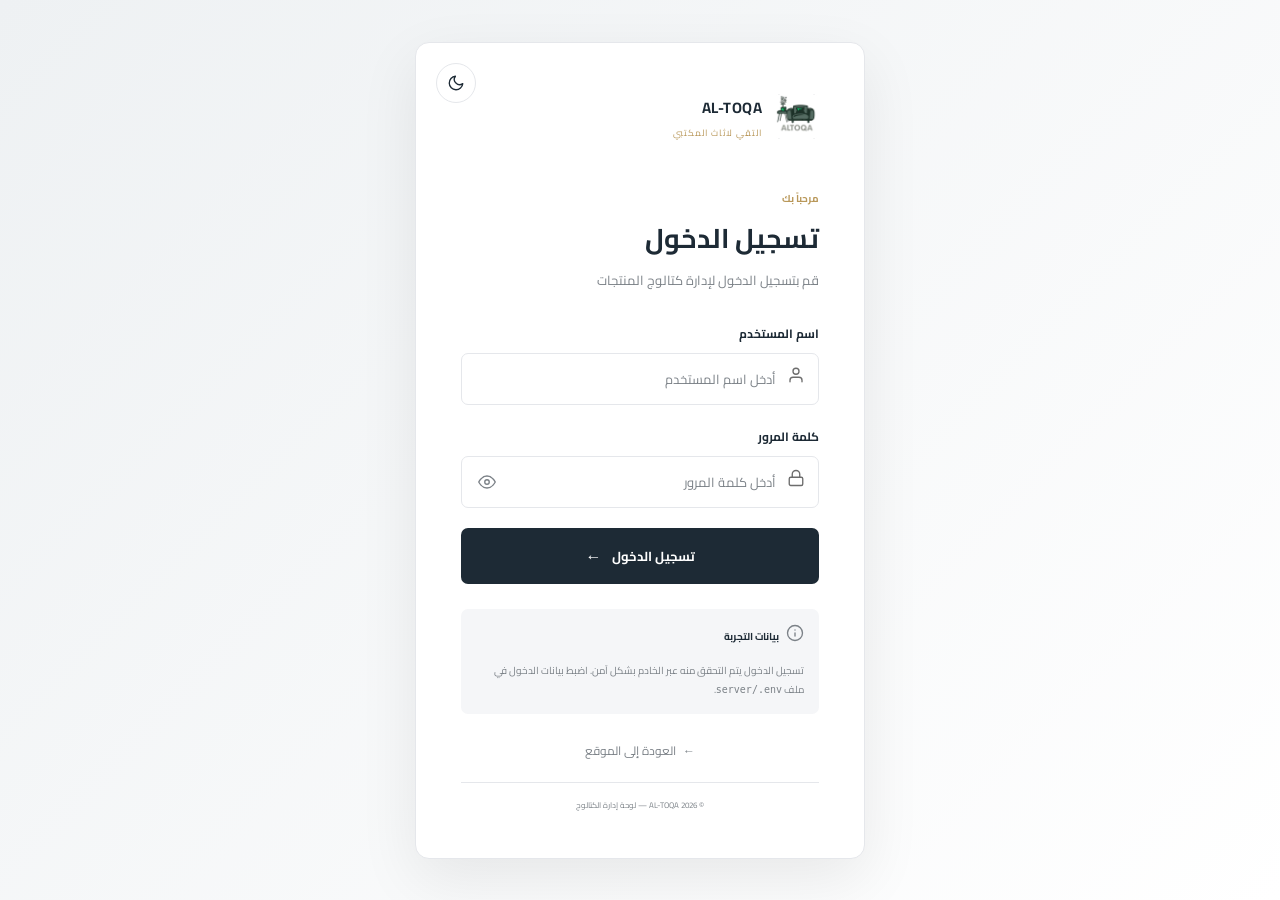
<file: catalog2/admin/dashboard.html>
<!doctype html>
<html lang="ar" dir="rtl">
  <head>
    <meta charset="UTF-8" />

    <meta name="viewport" content="width=device-width, initial-scale=1.0" />

    <meta
      name="description"
      content="لوحة تحكم إدارة كتالوج Furniture Factory"
    />

    <title>لوحة التحكم | Furniture Factory</title>
    <meta name="robots" content="noindex, nofollow" />
    <link rel="icon" type="image/png" href="../assets/images/logo.PNG" />

    <!-- =====================================================
         GOOGLE FONT
    ====================================================== -->

    <link rel="preconnect" href="https://fonts.googleapis.com" />

    <link rel="preconnect" href="https://fonts.gstatic.com" crossorigin />

    <link
      href="https://fonts.googleapis.com/css2?family=Cairo:wght@400;500;600;700;800&display=swap"
      rel="stylesheet"
    />

    <!-- =====================================================
         ADMIN CSS
    ====================================================== -->

    <link rel="stylesheet" href="../css/admin.css" />
  </head>

  <body class="admin-page">
    <!-- =====================================================
         SIDEBAR
    ====================================================== -->

    <aside class="admin-sidebar" id="adminSidebar">
      <!-- LOGO -->

      <div class="sidebar-logo">
        <div class="admin-logo-icon">
           <span >
            <img src="../assets/images/logo.PNG" alt="logo"
          /></span>
        </div>

        <div>
            <strong> AL-TOQA </strong>

            <span>التقي لاثاث المكتبي  </span>
          </div>
      </div>

      <!-- NAVIGATION -->

      <nav class="sidebar-nav" aria-label="القائمة الرئيسية">
<a href="dashboard.html" class="sidebar-link"><span><svg width="18" height="18" viewBox="0 0 24 24" fill="none" stroke="currentColor" stroke-width="1.8" stroke-linecap="round" stroke-linejoin="round"><rect x="3" y="3" width="7" height="7" rx="1"/><rect x="14" y="3" width="7" height="7" rx="1"/><rect x="14" y="14" width="7" height="7" rx="1"/><rect x="3" y="14" width="7" height="7" rx="1"/></svg></span><span>لوحة التحكم</span></a>
<a href="products.html" class="sidebar-link"><span><svg width="18" height="18" viewBox="0 0 24 24" fill="none" stroke="currentColor" stroke-width="1.8" stroke-linecap="round" stroke-linejoin="round"><line x1="8" y1="6" x2="21" y2="6"/><line x1="8" y1="12" x2="21" y2="12"/><line x1="8" y1="18" x2="21" y2="18"/><line x1="3" y1="6" x2="3.01" y2="6"/><line x1="3" y1="12" x2="3.01" y2="12"/><line x1="3" y1="18" x2="3.01" y2="18"/></svg></span><span>المنتجات</span></a>
<a href="add-product.html" class="sidebar-link"><span><svg width="18" height="18" viewBox="0 0 24 24" fill="none" stroke="currentColor" stroke-width="1.8" stroke-linecap="round" stroke-linejoin="round"><line x1="12" y1="5" x2="12" y2="19"/><line x1="5" y1="12" x2="19" y2="12"/></svg></span><span>إضافة منتج</span></a>
<a href="categories.html" class="sidebar-link"><span><svg width="18" height="18" viewBox="0 0 24 24" fill="none" stroke="currentColor" stroke-width="1.8" stroke-linecap="round" stroke-linejoin="round"><polygon points="12 2 2 7 12 12 22 7 12 2"/><polyline points="2 17 12 22 22 17"/><polyline points="2 12 12 17 22 12"/></svg></span><span>الأقسام</span></a>
<a href="featured.html" class="sidebar-link"><span><svg width="18" height="18" viewBox="0 0 24 24" fill="none" stroke="currentColor" stroke-width="1.8" stroke-linecap="round" stroke-linejoin="round"><polygon points="12 2 15.09 8.26 22 9.27 17 14.14 18.18 21.02 12 17.77 5.82 21.02 7 14.14 2 9.27 8.91 8.26 12 2"/></svg></span><span>العروض المميزة</span></a>
<a href="slider.html" class="sidebar-link"><span><svg width="18" height="18" viewBox="0 0 24 24" fill="none" stroke="currentColor" stroke-width="1.8" stroke-linecap="round" stroke-linejoin="round"><rect x="3" y="3" width="18" height="18" rx="2"/><circle cx="8.5" cy="8.5" r="1.5"/><polyline points="21 15 16 10 5 21"/></svg></span><span>الإعلانات والسلايدر</span></a>
<a href="quotes.html" class="sidebar-link"><span><svg width="18" height="18" viewBox="0 0 24 24" fill="none" stroke="currentColor" stroke-width="1.8" stroke-linecap="round" stroke-linejoin="round"><path d="M14 2H6a2 2 0 0 0-2 2v16a2 2 0 0 0 2 2h12a2 2 0 0 0 2-2V8z"/><polyline points="14 2 14 8 20 8"/><line x1="16" y1="13" x2="8" y2="13"/><line x1="16" y1="17" x2="8" y2="17"/></svg></span><span>طلبات عروض السعر</span></a>
</nav>

      <!-- SIDEBAR BOTTOM -->

      <div class="sidebar-bottom">
        <!-- VIEW WEBSITE -->

        <a
          href="../index.html"
          class="sidebar-link"
          target="_blank"
          rel="noopener noreferrer"
        >
          <span aria-hidden="true"> <svg width="18" height="18" viewBox="0 0 24 24" fill="none" stroke="currentColor" stroke-width="1.8" stroke-linecap="round" stroke-linejoin="round"><path d="M18 13v6a2 2 0 0 1-2 2H5a2 2 0 0 1-2-2V8a2 2 0 0 1 2-2h6"/><polyline points="15 3 21 3 21 9"/><line x1="10" y1="14" x2="21" y2="3"/></svg> </span>

          <span> عرض الموقع </span>
        </a>

        <!-- LOGOUT -->

        <button type="button" class="sidebar-link logout-btn" id="logoutBtn">
          <span aria-hidden="true"> <svg width="18" height="18" viewBox="0 0 24 24" fill="none" stroke="currentColor" stroke-width="1.8" stroke-linecap="round" stroke-linejoin="round"><path d="M9 21H5a2 2 0 0 1-2-2V5a2 2 0 0 1 2-2h4"/><polyline points="16 17 21 12 16 7"/><line x1="21" y1="12" x2="9" y2="12"/></svg> </span>

          <span> تسجيل الخروج </span>
        </button>
      </div>
    </aside>

    <!-- =====================================================
         MAIN
    ====================================================== -->

    <main class="admin-main">
      <!-- =================================================
             TOPBAR
        ================================================== -->

      <header class="admin-topbar">
        <!-- RIGHT SIDE -->

        <div class="topbar-right">
          <!-- MOBILE SIDEBAR BUTTON -->

          <button
            type="button"
            class="mobile-sidebar-btn"
            id="sidebarToggle"
            aria-label="فتح القائمة"
            aria-controls="adminSidebar"
            aria-expanded="false"
          >
            <svg width="18" height="18" viewBox="0 0 24 24" fill="none" stroke="currentColor" stroke-width="1.8" stroke-linecap="round" stroke-linejoin="round"><line x1="3" y1="6" x2="21" y2="6"/><line x1="3" y1="12" x2="21" y2="12"/><line x1="3" y1="18" x2="21" y2="18"/></svg>
          </button>

          <!-- PAGE TITLE -->

          <div>
            <h1>لوحة التحكم</h1>

            <p>مرحبًا بك في لوحة إدارة الكتالوج</p>
          </div>
        </div>

        <!-- LEFT SIDE -->

        <div class="topbar-left">
          <!-- THEME BUTTON -->

          <button
            type="button"
            class="theme-btn"
            id="themeBtn"
            aria-label="تغيير الوضع"
            title="تغيير الوضع"
          ></button>

          <!-- ADMIN USER -->

          <div class="admin-user">
            <div class="user-avatar" aria-hidden="true">A</div>

            <div>
              <strong> Admin </strong>

              <span> مدير النظام </span>
            </div>
          </div>
        </div>
      </header>

      <!-- =================================================
             CONTENT
        ================================================== -->

      <section class="admin-content">
        <!-- =================================================
                 STATISTICS
            ================================================== -->

        <div class="stats-grid">
          <!-- TOTAL PRODUCTS -->

          <div class="stat-card">
            <div class="stat-icon" aria-hidden="true"><svg width="18" height="18" viewBox="0 0 24 24" fill="none" stroke="currentColor" stroke-width="1.8" stroke-linecap="round" stroke-linejoin="round"><line x1="8" y1="6" x2="21" y2="6"/><line x1="8" y1="12" x2="21" y2="12"/><line x1="8" y1="18" x2="21" y2="18"/><line x1="3" y1="6" x2="3.01" y2="6"/><line x1="3" y1="12" x2="3.01" y2="12"/><line x1="3" y1="18" x2="3.01" y2="18"/></svg></div>

            <div>
              <span> إجمالي المنتجات </span>

              <strong id="totalProducts"> 0 </strong>
            </div>
          </div>

          <!-- OFFICE PRODUCTS -->

          <div class="stat-card">
            <div class="stat-icon" aria-hidden="true"><svg width="18" height="18" viewBox="0 0 24 24" fill="none" stroke="currentColor" stroke-width="1.8" stroke-linecap="round" stroke-linejoin="round"><rect x="2" y="7" width="20" height="14" rx="2"/><path d="M16 21V5a2 2 0 0 0-2-2h-4a2 2 0 0 0-2 2v16"/></svg></div>

            <div>
              <span> الأثاث المكتبي </span>

              <strong id="officeProducts"> 0 </strong>
            </div>
          </div>

          <!-- HOTEL PRODUCTS -->

          <div class="stat-card">
            <div class="stat-icon" aria-hidden="true"><svg width="18" height="18" viewBox="0 0 24 24" fill="none" stroke="currentColor" stroke-width="1.8" stroke-linecap="round" stroke-linejoin="round"><rect x="4" y="2" width="16" height="20" rx="1"/><rect x="8" y="6" width="2.2" height="2.2" fill="currentColor" stroke="none"/><rect x="13.8" y="6" width="2.2" height="2.2" fill="currentColor" stroke="none"/><rect x="8" y="11" width="2.2" height="2.2" fill="currentColor" stroke="none"/><rect x="13.8" y="11" width="2.2" height="2.2" fill="currentColor" stroke="none"/><rect x="8" y="16" width="2.2" height="2.2" fill="currentColor" stroke="none"/><rect x="13.8" y="16" width="2.2" height="2.2" fill="currentColor" stroke="none"/></svg></div>

            <div>
              <span> الأثاث الفندقي </span>

              <strong id="hotelProducts"> 0 </strong>
            </div>
          </div>

          <!-- HOME PRODUCTS -->

          <div class="stat-card">
            <div class="stat-icon" aria-hidden="true"><svg width="18" height="18" viewBox="0 0 24 24" fill="none" stroke="currentColor" stroke-width="1.8" stroke-linecap="round" stroke-linejoin="round"><path d="M3 9l9-7 9 7v11a2 2 0 0 1-2 2H5a2 2 0 0 1-2-2z"/><polyline points="9,22 9,12 15,12 15,22"/></svg></div>

            <div>
              <span> الأثاث المنزلي </span>

              <strong id="homeProducts"> 0 </strong>
            </div>
          </div>
        </div>

        <!-- =================================================
                 SECTION HEADER
            ================================================== -->

        <div class="admin-section-header">
          <div>
            <span> إدارة الكتالوج </span>

            <h2>إجراءات سريعة</h2>
          </div>
        </div>

        <!-- =================================================
                 QUICK ACTIONS
            ================================================== -->

        <div class="quick-actions">
          <!-- ADD PRODUCT -->

          <a href="add-product.html" class="quick-action">
            <div aria-hidden="true"><svg width="18" height="18" viewBox="0 0 24 24" fill="none" stroke="currentColor" stroke-width="1.8" stroke-linecap="round" stroke-linejoin="round"><line x1="12" y1="5" x2="12" y2="19"/><line x1="5" y1="12" x2="19" y2="12"/></svg></div>

            <section>
              <strong> إضافة منتج </strong>

              <span> إضافة منتج جديد للكتالوج </span>
            </section>
          </a>

          <!-- PRODUCTS -->

          <a href="products.html" class="quick-action">
            <div aria-hidden="true"><svg width="18" height="18" viewBox="0 0 24 24" fill="none" stroke="currentColor" stroke-width="1.8" stroke-linecap="round" stroke-linejoin="round"><line x1="8" y1="6" x2="21" y2="6"/><line x1="8" y1="12" x2="21" y2="12"/><line x1="8" y1="18" x2="21" y2="18"/><line x1="3" y1="6" x2="3.01" y2="6"/><line x1="3" y1="12" x2="3.01" y2="12"/><line x1="3" y1="18" x2="3.01" y2="18"/></svg></div>

            <section>
              <strong> إدارة المنتجات </strong>

              <span> تعديل وحذف المنتجات </span>
            </section>
          </a>

          <!-- CATEGORIES -->

          <a href="categories.html" class="quick-action">
            <div aria-hidden="true"><svg width="18" height="18" viewBox="0 0 24 24" fill="none" stroke="currentColor" stroke-width="1.8" stroke-linecap="round" stroke-linejoin="round"><polygon points="12 2 2 7 12 12 22 7 12 2"/><polyline points="2 17 12 22 22 17"/><polyline points="2 12 12 17 22 12"/></svg></div>

            <section>
              <strong> إدارة الأقسام </strong>

              <span> إضافة وتعديل الأقسام </span>
            </section>
          </a>

          <!-- WEBSITE -->

          <a
            href="../products.html"
            target="_blank"
            rel="noopener noreferrer"
            class="quick-action"
          >
            <div aria-hidden="true"><svg width="18" height="18" viewBox="0 0 24 24" fill="none" stroke="currentColor" stroke-width="1.8" stroke-linecap="round" stroke-linejoin="round"><path d="M18 13v6a2 2 0 0 1-2 2H5a2 2 0 0 1-2-2V8a2 2 0 0 1 2-2h6"/><polyline points="15 3 21 3 21 9"/><line x1="10" y1="14" x2="21" y2="3"/></svg></div>

            <section>
              <strong> عرض الكتالوج </strong>

              <span> مشاهدة صفحة العملاء </span>
            </section>
          </a>
        </div>

        <!-- =================================================
                 RECENT PRODUCTS
            ================================================== -->

        <div class="admin-panel">
          <!-- PANEL HEADER -->

          <div class="panel-header">
            <div>
              <span> الكتالوج </span>

              <h2>آخر المنتجات</h2>
            </div>

            <a href="products.html" class="panel-link"> عرض الكل → </a>
          </div>

          <!-- PRODUCTS -->

          <div
            class="recent-products"
            id="recentProducts"
            aria-live="polite"
          ></div>
        </div>
      </section>

      <!-- =====================================================
             FOOTER
        ====================================================== -->

       <footer class="admin-footer">
        © 2026  AL-TOQA — لوحة إدارة الكتالوج
      </footer>
    </main>

    <!-- =====================================================
         JAVASCRIPT
    ====================================================== -->

    <script src="../js/config.js"></script>
    <script src="../js/admin.js"></script>
    <script src="../js/data.js"></script>
    <script src="../js/dashboard.js"></script>
  </body>
</html>
</file>
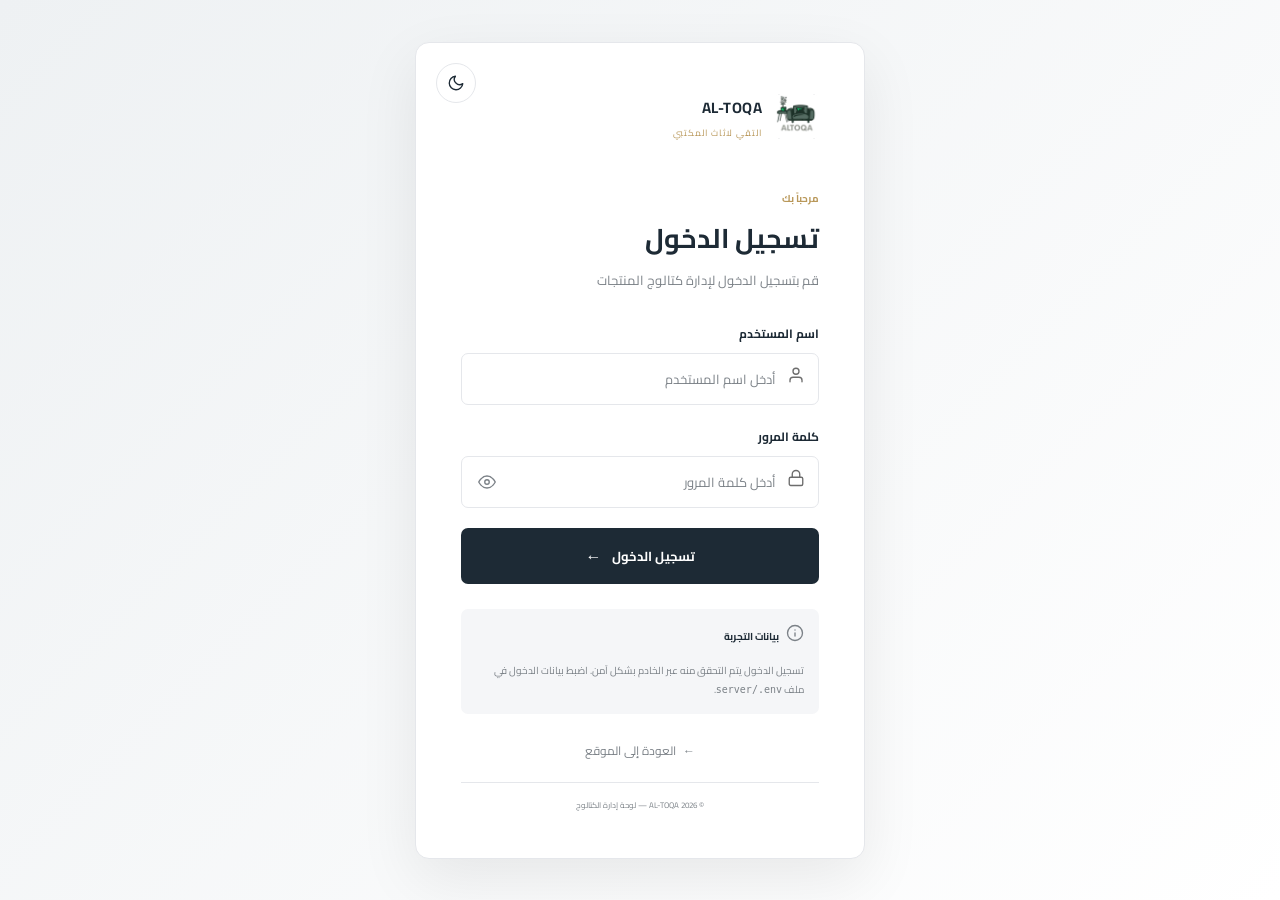
<file: catalog2/admin/featured.html>
<!doctype html>
<html lang="ar" dir="rtl">
  <head>
    <meta charset="UTF-8" />
    <meta name="viewport" content="width=device-width, initial-scale=1.0" />
    <title>العروض المميزة | لوحة التحكم</title>
    <meta name="robots" content="noindex, nofollow" />
    <link rel="icon" type="image/png" href="../assets/images/logo.PNG" />
    <link rel="preconnect" href="https://fonts.googleapis.com" />
    <link rel="preconnect" href="https://fonts.gstatic.com" crossorigin />
    <link
      href="https://fonts.googleapis.com/css2?family=Cairo:wght@400;500;600;700;800&display=swap"
      rel="stylesheet"
    />
    <link rel="stylesheet" href="../css/admin.css" />
    <link rel="stylesheet" href="../css/featured.css" />
  </head>
  <body class="admin-page">
    <aside class="admin-sidebar" id="adminSidebar">
      <div class="sidebar-logo">
        <div class="admin-logo-icon">
           <span >
            <img src="../assets/images/logo.PNG" alt="logo"
          /></span>
        </div>

        <div>
            <strong> AL-TOQA </strong>

            <span>التقي لاثاث المكتبي  </span>
          </div>
      </div>
      <nav class="sidebar-nav" aria-label="القائمة الرئيسية">
        <a href="dashboard.html" class="sidebar-link"
          ><span><svg width="18" height="18" viewBox="0 0 24 24" fill="none" stroke="currentColor" stroke-width="1.8" stroke-linecap="round" stroke-linejoin="round"><rect x="3" y="3" width="7" height="7" rx="1"/><rect x="14" y="3" width="7" height="7" rx="1"/><rect x="14" y="14" width="7" height="7" rx="1"/><rect x="3" y="14" width="7" height="7" rx="1"/></svg></span><span>لوحة التحكم</span></a
        >
        <a href="products.html" class="sidebar-link"
          ><span><svg width="18" height="18" viewBox="0 0 24 24" fill="none" stroke="currentColor" stroke-width="1.8" stroke-linecap="round" stroke-linejoin="round"><line x1="8" y1="6" x2="21" y2="6"/><line x1="8" y1="12" x2="21" y2="12"/><line x1="8" y1="18" x2="21" y2="18"/><line x1="3" y1="6" x2="3.01" y2="6"/><line x1="3" y1="12" x2="3.01" y2="12"/><line x1="3" y1="18" x2="3.01" y2="18"/></svg></span><span>المنتجات</span></a
        >
        <a href="add-product.html" class="sidebar-link"
          ><span><svg width="18" height="18" viewBox="0 0 24 24" fill="none" stroke="currentColor" stroke-width="1.8" stroke-linecap="round" stroke-linejoin="round"><line x1="12" y1="5" x2="12" y2="19"/><line x1="5" y1="12" x2="19" y2="12"/></svg></span><span>إضافة منتج</span></a
        >
        <a href="categories.html" class="sidebar-link"
          ><span><svg width="18" height="18" viewBox="0 0 24 24" fill="none" stroke="currentColor" stroke-width="1.8" stroke-linecap="round" stroke-linejoin="round"><polygon points="12 2 2 7 12 12 22 7 12 2"/><polyline points="2 17 12 22 22 17"/><polyline points="2 12 12 17 22 12"/></svg></span><span>الأقسام</span></a
        >
        <a href="featured.html" class="sidebar-link active"
          ><span><svg width="18" height="18" viewBox="0 0 24 24" fill="none" stroke="currentColor" stroke-width="1.8" stroke-linecap="round" stroke-linejoin="round"><polygon points="12 2 15.09 8.26 22 9.27 17 14.14 18.18 21.02 12 17.77 5.82 21.02 7 14.14 2 9.27 8.91 8.26 12 2"/></svg></span><span>العروض المميزة</span></a
        >
        <a href="slider.html" class="sidebar-link"
          ><span><svg width="18" height="18" viewBox="0 0 24 24" fill="none" stroke="currentColor" stroke-width="1.8" stroke-linecap="round" stroke-linejoin="round"><rect x="3" y="3" width="18" height="18" rx="2"/><circle cx="8.5" cy="8.5" r="1.5"/><polyline points="21 15 16 10 5 21"/></svg></span><span>الإعلانات والسلايدر</span></a
        >
        <a href="quotes.html" class="sidebar-link"
          ><span><svg width="18" height="18" viewBox="0 0 24 24" fill="none" stroke="currentColor" stroke-width="1.8" stroke-linecap="round" stroke-linejoin="round"><path d="M14 2H6a2 2 0 0 0-2 2v16a2 2 0 0 0 2 2h12a2 2 0 0 0 2-2V8z"/><polyline points="14 2 14 8 20 8"/><line x1="16" y1="13" x2="8" y2="13"/><line x1="16" y1="17" x2="8" y2="17"/></svg></span><span>طلبات عروض السعر</span></a
        >
      </nav>
      <div class="sidebar-bottom">
        <a
          href="../index.html"
          class="sidebar-link"
          target="_blank"
          rel="noopener noreferrer"
          ><span><svg width="18" height="18" viewBox="0 0 24 24" fill="none" stroke="currentColor" stroke-width="1.8" stroke-linecap="round" stroke-linejoin="round"><path d="M18 13v6a2 2 0 0 1-2 2H5a2 2 0 0 1-2-2V8a2 2 0 0 1 2-2h6"/><polyline points="15 3 21 3 21 9"/><line x1="10" y1="14" x2="21" y2="3"/></svg></span><span>عرض الموقع</span></a
        >
        <button type="button" class="sidebar-link logout-btn" id="logoutBtn">
          <span><svg width="18" height="18" viewBox="0 0 24 24" fill="none" stroke="currentColor" stroke-width="1.8" stroke-linecap="round" stroke-linejoin="round"><path d="M9 21H5a2 2 0 0 1-2-2V5a2 2 0 0 1 2-2h4"/><polyline points="16 17 21 12 16 7"/><line x1="21" y1="12" x2="9" y2="12"/></svg></span><span>تسجيل الخروج</span>
        </button>
      </div>
    </aside>
    <main class="admin-main">
      <header class="admin-topbar">
        <div class="topbar-right">
          <button
            type="button"
            class="mobile-sidebar-btn"
            id="sidebarToggle"
            aria-label="فتح القائمة"
          >
            <svg width="18" height="18" viewBox="0 0 24 24" fill="none" stroke="currentColor" stroke-width="1.8" stroke-linecap="round" stroke-linejoin="round"><line x1="3" y1="6" x2="21" y2="6"/><line x1="3" y1="12" x2="21" y2="12"/><line x1="3" y1="18" x2="21" y2="18"/></svg>
          </button>
          <div>
            <span>FEATURED</span>
            <h1>العروض المميزة</h1>
            <p>تحكم في المنتجات التي تظهر كعروض مميزة في الموقع</p>
          </div>
        </div>
        <div class="topbar-left">
          <button
            type="button"
            class="theme-btn"
            id="themeBtn"
            aria-label="تغيير الوضع"
          ></button>
          <div class="admin-user">
            <div class="user-avatar">A</div>
            <div><strong>Admin</strong><span>مدير النظام</span></div>
          </div>
        </div>
      </header>
      <section class="admin-content featured-page">
        <div class="featured-toolbar">
          <div>
            <h2>اختيار المنتجات المميزة</h2>
            <p>يمكنك تفعيل أو إلغاء أي منتج بضغطة واحدة.</p>
          </div>
          <div class="featured-counter">
            <strong id="featuredCount">0</strong><span>منتج مميز</span>
          </div>
        </div>
        <div class="featured-search">
          <span><svg width="18" height="18" viewBox="0 0 24 24" fill="none" stroke="currentColor" stroke-width="1.8" stroke-linecap="round" stroke-linejoin="round"><circle cx="11" cy="11" r="8"/><line x1="21" y1="21" x2="16.65" y2="16.65"/></svg></span
          ><input
            id="featuredSearch"
            type="search"
            placeholder="ابحث باسم المنتج أو الكود..."
          />
        </div>
        <div id="featuredGrid" class="featured-grid"></div>
        <div id="featuredEmpty" class="featured-empty" hidden>
          لا توجد منتجات مطابقة للبحث.
        </div>
      </section>
      <footer class="admin-footer">
        © 2026  AL-TOQA — لوحة إدارة الكتالوج
      </footer>
    </main>
    <script src="../js/data.js"></script>
    <script src="../js/config.js"></script>
    <script src="../js/admin.js"></script>
    <script src="../js/featured.js"></script>
  </body>
</html>
</file>
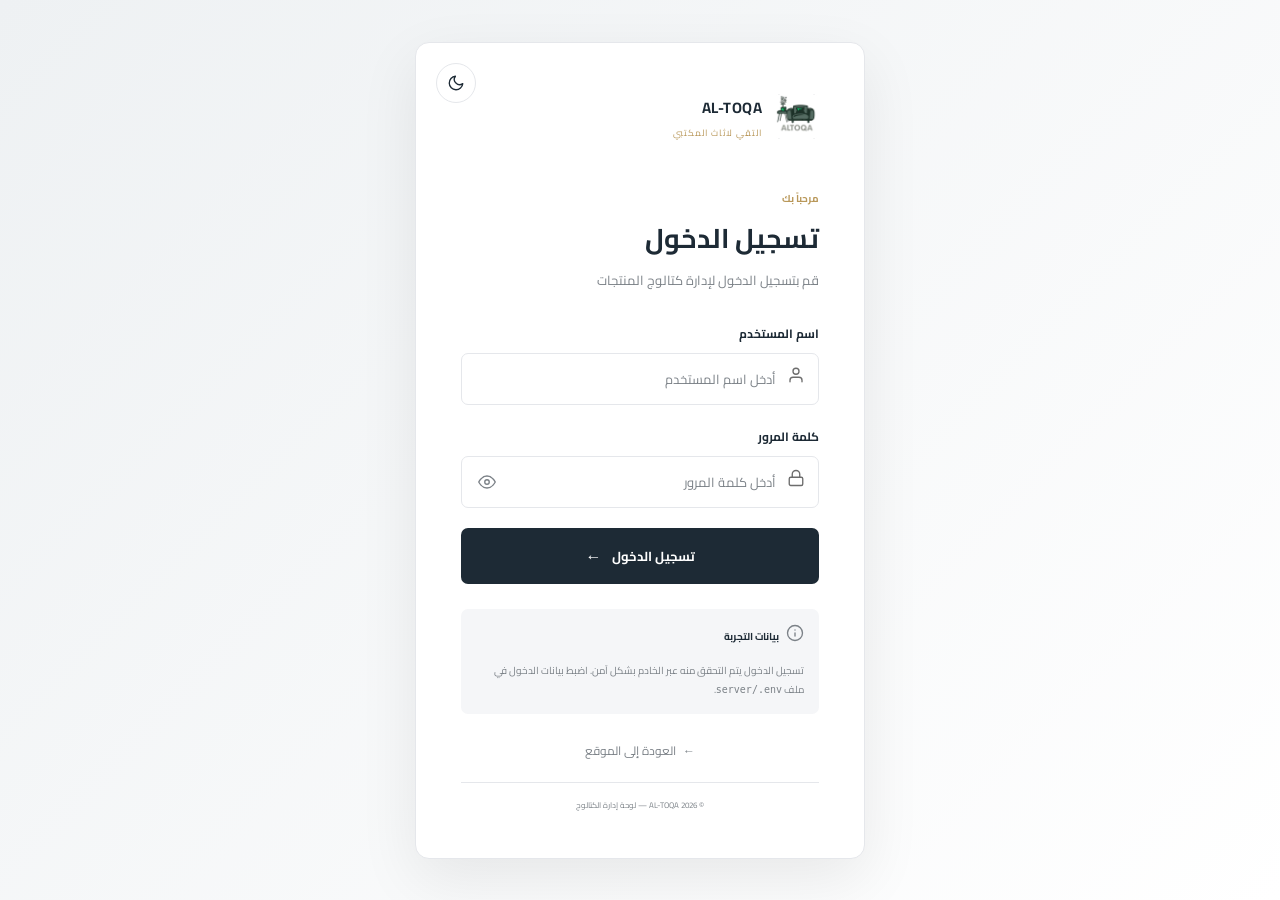
<file: catalog2/admin/login.html>
<!doctype html>
<html lang="ar" dir="rtl">
  <head>
    <meta charset="UTF-8" />

    <meta name="viewport" content="width=device-width, initial-scale=1.0" />

    <title>تسجيل الدخول | لوحة التحكم</title>
    <meta name="robots" content="noindex, nofollow" />
    <link rel="icon" type="image/png" href="../assets/images/logo.PNG" />

    <!-- Google Font -->

    <link rel="preconnect" href="https://fonts.googleapis.com" />

    <link rel="preconnect" href="https://fonts.gstatic.com" crossorigin />

    <link
      href="https://fonts.googleapis.com/css2?family=Cairo:wght@400;500;600;700;800&display=swap"
      rel="stylesheet"
    />

    <!-- Admin CSS -->

    <link rel="stylesheet" href="../css/admin.css" />
  </head>

  <body class="admin-login-page">
    <!-- =====================================================
         LOGIN CONTAINER
    ====================================================== -->

    <main class="login-container">
      <!-- =================================================
             LOGIN CARD
        ================================================== -->

      <div class="login-card">
        <!-- =================================================
                 THEME BUTTON
            ================================================== -->

        <button
          type="button"
          class="theme-btn login-theme-btn"
          id="themeBtn"
          aria-label="تغيير الوضع"
          title="تغيير الوضع"
        ></button>

        <!-- =================================================
                 LOGO
            ================================================== -->

        <div class="login-logo">
          <div class="admin-logo-icon">
            <span class="loo"> <img src="../assets/images/logo.PNG" alt="logo" /></span>
          </div>

          <div class="login-brand">
            <strong> AL-TOQA </strong>

            <span>
              <span>التقي لاثاث المكتبي </span>
            </span>
          </div>
        </div>

        <!-- =================================================
                 LOGIN HEADER
            ================================================== -->

        <div class="login-header">
          <span class="login-welcome"> مرحباً بك </span>

          <h1>تسجيل الدخول</h1>

          <p>قم بتسجيل الدخول لإدارة كتالوج المنتجات</p>
        </div>

        <!-- =================================================
                 LOGIN FORM
            ================================================== -->

        <form id="loginForm">
          <!-- USERNAME -->

          <div class="form-group">
            <label for="username"> اسم المستخدم </label>

            <div class="input-wrapper">
              <span class="input-icon"> <svg width="18" height="18" viewBox="0 0 24 24" fill="none" stroke="currentColor" stroke-width="1.8" stroke-linecap="round" stroke-linejoin="round"><path d="M20 21v-2a4 4 0 0 0-4-4H8a4 4 0 0 0-4 4v2"/><circle cx="12" cy="7" r="4"/></svg> </span>

              <input
                type="text"
                id="username"
                name="username"
                placeholder="أدخل اسم المستخدم"
                autocomplete="username"
                required
              />
            </div>
          </div>

          <!-- PASSWORD -->

          <div class="form-group">
            <label for="password"> كلمة المرور </label>

            <div class="password-input">
              <span class="input-icon"> <svg width="18" height="18" viewBox="0 0 24 24" fill="none" stroke="currentColor" stroke-width="1.8" stroke-linecap="round" stroke-linejoin="round"><rect x="3" y="11" width="18" height="11" rx="2"/><path d="M7 11V7a5 5 0 0 1 10 0v4"/></svg> </span>

              <input
                type="password"
                id="password"
                name="password"
                placeholder="أدخل كلمة المرور"
                autocomplete="current-password"
                required
              />

              <button
                type="button"
                id="togglePassword"
                aria-label="إظهار كلمة المرور"
                title="إظهار كلمة المرور"
              >
                <svg width="18" height="18" viewBox="0 0 24 24" fill="none" stroke="currentColor" stroke-width="1.8" stroke-linecap="round" stroke-linejoin="round"><path d="M1 12s4-8 11-8 11 8 11 8-4 8-11 8-11-8-11-8z"/><circle cx="12" cy="12" r="3"/></svg>
              </button>
            </div>
          </div>

          <!-- LOGIN ERROR -->

          <div class="login-error" id="loginError" role="alert">
            اسم المستخدم أو كلمة المرور غير صحيحة.
          </div>

          <!-- LOGIN BUTTON -->

          <button type="submit" class="login-btn">
            <span> تسجيل الدخول </span>

            <span class="login-arrow"> ← </span>
          </button>
        </form>

        <!-- =================================================
                 DEMO DATA
            ================================================== -->

        <div class="login-note">
          <div class="login-note-title">
            <span> <svg width="18" height="18" viewBox="0 0 24 24" fill="none" stroke="currentColor" stroke-width="1.8" stroke-linecap="round" stroke-linejoin="round"><circle cx="12" cy="12" r="10"/><line x1="12" y1="16" x2="12" y2="12"/><line x1="12" y1="8" x2="12.01" y2="8"/></svg> </span>

            <strong> بيانات التجربة </strong>
          </div>

          <p class="demo-note">تسجيل الدخول يتم التحقق منه عبر الخادم بشكل آمن. اضبط بيانات الدخول في ملف <code>server/.env</code>.</p>
        </div>

        <!-- =================================================
                 BACK TO WEBSITE
            ================================================== -->

        <a href="../index.html" class="back-to-site">
          <span> ← </span>

          العودة إلى الموقع
        </a>

        <!-- =================================================
                 FOOTER
            ================================================== -->

        <div class="login-footer"> © 2026  AL-TOQA — لوحة إدارة الكتالوج</div>
      </div>


      
    </main>

    <!-- =====================================================
         JAVASCRIPT
    ====================================================== -->

    <script src="../js/config.js"></script>
    <script src="../js/admin.js"></script>
  </body>
</html>
</file>
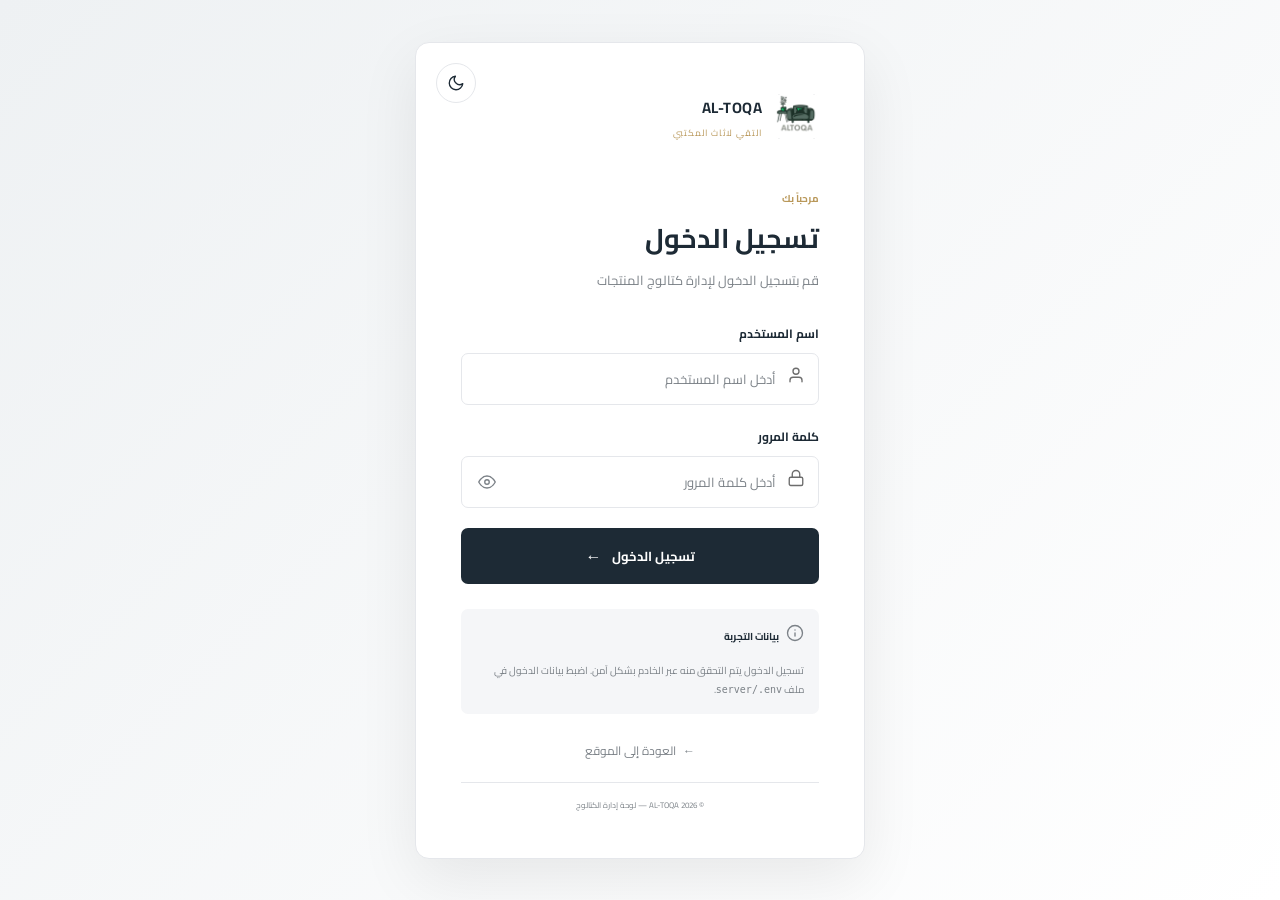
<file: catalog2/admin/quotes.html>
<!doctype html>
<html lang="ar" dir="rtl">
  <head>
    <meta charset="UTF-8" />

    <meta name="viewport" content="width=device-width, initial-scale=1.0" />

    <title>طلبات عروض السعر | لوحة التحكم</title>
    <meta name="robots" content="noindex, nofollow" />
    <link rel="icon" type="image/png" href="../assets/images/logo.PNG" />

    <!-- GOOGLE FONT -->

    <link rel="preconnect" href="https://fonts.googleapis.com" />

    <link rel="preconnect" href="https://fonts.gstatic.com" crossorigin />

    <link
      href="https://fonts.googleapis.com/css2?family=Cairo:wght@400;500;600;700;800&display=swap"
      rel="stylesheet"
    />

    <!-- ADMIN CSS -->

    <link rel="stylesheet" href="../css/admin.css" />

    <link rel="stylesheet" href="../css/quotes.css" />
  </head>

  <body class="admin-page">
    <!-- =====================================================
         SIDEBAR
    ====================================================== -->

    <aside class="admin-sidebar">
      <!-- LOGO -->

      <div class="sidebar-logo">
        <div class="admin-logo-icon">
          <span> <img src="../assets/images/logo.PNG" alt="logo" /></span>
        </div>

        <div>
          <strong> AL-TOQA </strong>

          <span>التقي لاثاث المكتبي </span>
        </div>
      </div>

      <!-- NAV -->

      <nav class="sidebar-nav" aria-label="القائمة الرئيسية">
        <a href="dashboard.html" class="sidebar-link"
          ><span><svg width="18" height="18" viewBox="0 0 24 24" fill="none" stroke="currentColor" stroke-width="1.8" stroke-linecap="round" stroke-linejoin="round"><rect x="3" y="3" width="7" height="7" rx="1"/><rect x="14" y="3" width="7" height="7" rx="1"/><rect x="14" y="14" width="7" height="7" rx="1"/><rect x="3" y="14" width="7" height="7" rx="1"/></svg></span><span>لوحة التحكم</span></a
        >
        <a href="products.html" class="sidebar-link"
          ><span><svg width="18" height="18" viewBox="0 0 24 24" fill="none" stroke="currentColor" stroke-width="1.8" stroke-linecap="round" stroke-linejoin="round"><line x1="8" y1="6" x2="21" y2="6"/><line x1="8" y1="12" x2="21" y2="12"/><line x1="8" y1="18" x2="21" y2="18"/><line x1="3" y1="6" x2="3.01" y2="6"/><line x1="3" y1="12" x2="3.01" y2="12"/><line x1="3" y1="18" x2="3.01" y2="18"/></svg></span><span>المنتجات</span></a
        >
        <a href="add-product.html" class="sidebar-link"
          ><span><svg width="18" height="18" viewBox="0 0 24 24" fill="none" stroke="currentColor" stroke-width="1.8" stroke-linecap="round" stroke-linejoin="round"><line x1="12" y1="5" x2="12" y2="19"/><line x1="5" y1="12" x2="19" y2="12"/></svg></span><span>إضافة منتج</span></a
        >
        <a href="categories.html" class="sidebar-link"
          ><span><svg width="18" height="18" viewBox="0 0 24 24" fill="none" stroke="currentColor" stroke-width="1.8" stroke-linecap="round" stroke-linejoin="round"><polygon points="12 2 2 7 12 12 22 7 12 2"/><polyline points="2 17 12 22 22 17"/><polyline points="2 12 12 17 22 12"/></svg></span><span>الأقسام</span></a
        >
        <a href="featured.html" class="sidebar-link"
          ><span><svg width="18" height="18" viewBox="0 0 24 24" fill="none" stroke="currentColor" stroke-width="1.8" stroke-linecap="round" stroke-linejoin="round"><polygon points="12 2 15.09 8.26 22 9.27 17 14.14 18.18 21.02 12 17.77 5.82 21.02 7 14.14 2 9.27 8.91 8.26 12 2"/></svg></span><span>العروض المميزة</span></a
        >
        <a href="slider.html" class="sidebar-link"
          ><span><svg width="18" height="18" viewBox="0 0 24 24" fill="none" stroke="currentColor" stroke-width="1.8" stroke-linecap="round" stroke-linejoin="round"><rect x="3" y="3" width="18" height="18" rx="2"/><circle cx="8.5" cy="8.5" r="1.5"/><polyline points="21 15 16 10 5 21"/></svg></span><span>الإعلانات والسلايدر</span></a
        >
        <a href="quotes.html" class="sidebar-link"
          ><span><svg width="18" height="18" viewBox="0 0 24 24" fill="none" stroke="currentColor" stroke-width="1.8" stroke-linecap="round" stroke-linejoin="round"><path d="M14 2H6a2 2 0 0 0-2 2v16a2 2 0 0 0 2 2h12a2 2 0 0 0 2-2V8z"/><polyline points="14 2 14 8 20 8"/><line x1="16" y1="13" x2="8" y2="13"/><line x1="16" y1="17" x2="8" y2="17"/></svg></span><span>طلبات عروض السعر</span></a
        >
      </nav>

      <!-- SIDEBAR BOTTOM -->

      <div class="sidebar-bottom">
        <a
          href="../products.html"
          class="sidebar-link"
          target="_blank"
          rel="noopener noreferrer"
        >
          <span><svg width="18" height="18" viewBox="0 0 24 24" fill="none" stroke="currentColor" stroke-width="1.8" stroke-linecap="round" stroke-linejoin="round"><path d="M18 13v6a2 2 0 0 1-2 2H5a2 2 0 0 1-2-2V8a2 2 0 0 1 2-2h6"/><polyline points="15 3 21 3 21 9"/><line x1="10" y1="14" x2="21" y2="3"/></svg></span>

          <span> عرض الكتالوج </span>
        </a>

        <button type="button" class="sidebar-link logout-btn" id="logoutBtn">
          <span><svg width="18" height="18" viewBox="0 0 24 24" fill="none" stroke="currentColor" stroke-width="1.8" stroke-linecap="round" stroke-linejoin="round"><path d="M9 21H5a2 2 0 0 1-2-2V5a2 2 0 0 1 2-2h4"/><polyline points="16 17 21 12 16 7"/><line x1="21" y1="12" x2="9" y2="12"/></svg></span>

          <span> تسجيل الخروج </span>
        </button>
      </div>
    </aside>

    <!-- =====================================================
         MAIN
    ====================================================== -->

    <main class="admin-main">
      <!-- =================================================
             TOPBAR
        ================================================== -->

      <header class="admin-topbar">
        <div class="topbar-right">
          <button
            type="button"
            class="mobile-sidebar-btn"
            id="sidebarToggle"
            aria-label="فتح القائمة"
          >
            <svg width="18" height="18" viewBox="0 0 24 24" fill="none" stroke="currentColor" stroke-width="1.8" stroke-linecap="round" stroke-linejoin="round"><line x1="3" y1="6" x2="21" y2="6"/><line x1="3" y1="12" x2="21" y2="12"/><line x1="3" y1="18" x2="21" y2="18"/></svg>
          </button>

          <div>
            <h1>طلبات عروض السعر</h1>

            <p>إدارة ومتابعة طلبات العملاء</p>
          </div>
        </div>

        <div class="topbar-left">
          <button
            type="button"
            class="theme-btn"
            id="themeBtn"
            aria-label="تغيير الوضع"
          ></button>

          <a
            href="../contact.html"
            class="top-add-btn"
            target="_blank"
            rel="noopener noreferrer"
          >
            عرض النموذج
          </a>

          <div class="admin-user">
            <div class="user-avatar">A</div>

            <div>
              <strong> Admin </strong>

              <span> مدير النظام </span>
            </div>
          </div>
        </div>
      </header>

      <!-- =================================================
             CONTENT
        ================================================== -->

      <section class="admin-content">
        <!-- PAGE HEADER -->

        <div class="quotes-page-header">
          <div>
            <span> QUOTE REQUESTS </span>

            <h2>طلبات عروض السعر</h2>

            <p>يمكنك متابعة طلبات العملاء والتواصل معهم وتحديث حالة كل طلب.</p>
          </div>
        </div>

        <!-- =================================================
                 STATISTICS
            ================================================== -->

        <div class="quotes-stats">
          <div class="quote-stat-card">
            <div class="quote-stat-icon"><svg width="18" height="18" viewBox="0 0 24 24" fill="none" stroke="currentColor" stroke-width="1.8" stroke-linecap="round" stroke-linejoin="round"><path d="M16 4h2a2 2 0 0 1 2 2v14a2 2 0 0 1-2 2H6a2 2 0 0 1-2-2V6a2 2 0 0 1 2-2h2"/><rect x="8" y="2" width="8" height="4" rx="1"/></svg></div>

            <div>
              <span> إجمالي الطلبات </span>

              <strong id="totalQuotes"> 0 </strong>
            </div>
          </div>

          <div class="quote-stat-card">
            <div class="quote-stat-icon"><svg width="18" height="18" viewBox="0 0 24 24" fill="none" stroke="currentColor" stroke-width="1.8" stroke-linecap="round" stroke-linejoin="round"><path d="M18 8A6 6 0 0 0 6 8c0 7-3 9-3 9h18s-3-2-3-9"/><path d="M13.73 21a2 2 0 0 1-3.46 0"/></svg></div>

            <div>
              <span> طلبات جديدة </span>

              <strong id="newQuotes"> 0 </strong>
            </div>
          </div>

          <div class="quote-stat-card">
            <div class="quote-stat-icon"><svg width="18" height="18" viewBox="0 0 24 24" fill="none" stroke="currentColor" stroke-width="1.8" stroke-linecap="round" stroke-linejoin="round"><path d="M22 16.92v3a2 2 0 0 1-2.18 2 19.79 19.79 0 0 1-8.63-3.07 19.5 19.5 0 0 1-6-6 19.79 19.79 0 0 1-3.07-8.67A2 2 0 0 1 4.11 2h3a2 2 0 0 1 2 1.72c.13.96.36 1.9.7 2.81a2 2 0 0 1-.45 2.11L8.09 9.91a16 16 0 0 0 6 6l1.27-1.27a2 2 0 0 1 2.11-.45c.91.34 1.85.57 2.81.7A2 2 0 0 1 22 16.92z"/></svg></div>

            <div>
              <span> تم التواصل </span>

              <strong id="contactedQuotes"> 0 </strong>
            </div>
          </div>

          <div class="quote-stat-card">
            <div class="quote-stat-icon">✓</div>

            <div>
              <span> مكتملة </span>

              <strong id="completedQuotes"> 0 </strong>
            </div>
          </div>
        </div>

        <!-- =================================================
                 TOOLBAR
            ================================================== -->

        <div class="quotes-toolbar">
          <!-- SEARCH -->

          <div class="quotes-search">
            <span> <svg width="18" height="18" viewBox="0 0 24 24" fill="none" stroke="currentColor" stroke-width="1.8" stroke-linecap="round" stroke-linejoin="round"><circle cx="11" cy="11" r="8"/><line x1="21" y1="21" x2="16.65" y2="16.65"/></svg> </span>

            <input
              type="search"
              id="quoteSearch"
              placeholder="ابحث باسم العميل أو رقم الطلب أو الهاتف..."
            />
          </div>

          <!-- STATUS -->

          <select id="quoteStatusFilter" class="quote-filter">
            <option value="all">كل الحالات</option>

            <option value="new">جديد</option>

            <option value="priced">تم التسعير</option>

            <option value="contacted">تم التواصل</option>

            <option value="completed">مكتمل</option>

            <option value="cancelled">ملغي</option>
          </select>

          <!-- REFRESH -->

          <button type="button" id="refreshQuotes" class="refresh-quotes-btn">
            <svg width="18" height="18" viewBox="0 0 24 24" fill="none" stroke="currentColor" stroke-width="1.8" stroke-linecap="round" stroke-linejoin="round"><polyline points="23 4 23 10 17 10"/><polyline points="1 20 1 14 7 14"/><path d="M3.51 9a9 9 0 0 1 14.85-3.36L23 10M1 14l4.64 4.36A9 9 0 0 0 20.49 15"/></svg> تحديث
          </button>
        </div>

        <!-- =================================================
                 RESULTS INFO
            ================================================== -->

        <div class="quotes-results">
          <span> عدد النتائج: </span>

          <strong id="quotesResultsCount"> 0 </strong>
        </div>

        <!-- =================================================
                 QUOTES TABLE
            ================================================== -->

        <div class="quotes-table-wrapper">
          <div class="quotes-table" id="quotesTable">
            <!-- JavaScript -->
          </div>
        </div>

        <!-- =================================================
                 EMPTY STATE
            ================================================== -->

        <div class="quotes-empty" id="quotesEmpty">
          <div class="quotes-empty-icon"><svg width="18" height="18" viewBox="0 0 24 24" fill="none" stroke="currentColor" stroke-width="1.8" stroke-linecap="round" stroke-linejoin="round"><polyline points="22 12 16 12 14 15 10 15 8 12 2 12"/><path d="M5.45 5.11L2 12v6a2 2 0 0 0 2 2h16a2 2 0 0 0 2-2v-6l-3.45-6.89A2 2 0 0 0 16.76 4H7.24a2 2 0 0 0-1.79 1.11z"/></svg></div>

          <h3>لا توجد طلبات عروض سعر</h3>

          <p>عندما يقوم أحد العملاء بإرسال طلب عرض سعر سيظهر هنا.</p>
        </div>
      </section>

      <!-- =================================================
             FOOTER
        ================================================== -->

      <footer class="admin-footer">© 2026 AL-TOQA — لوحة إدارة الكتالوج</footer>
    </main>

    <!-- =====================================================
         QUOTE DETAILS MODAL
    ====================================================== -->

    <div class="quote-modal" id="quoteModal">
      <div class="quote-modal-content">
        <div class="quote-modal-header">
          <div>
            <span> QUOTE DETAILS </span>

            <h3 id="modalQuoteTitle">تفاصيل الطلب</h3>
          </div>

          <button type="button" id="closeQuoteModal" class="close-quote-modal">
            ×
          </button>
        </div>

        <div class="quote-modal-body" id="quoteModalBody">
          <!-- JavaScript -->
        </div>

        <div class="quote-modal-footer quote-editor-footer">
          <button
            type="button"
            id="saveQuotePricing"
            class="quote-primary-action"
          >
            حفظ التسعير
          </button>
          <button
            type="button"
            id="printQuotePdf"
            class="quote-secondary-action"
          >
            PDF / طباعة
          </button>
          <button
            type="button"
            id="sendQuoteWhatsapp"
            class="quote-whatsapp-action"
          >
            واتساب
          </button>
          <button
            type="button"
            id="closeQuoteModalBottom"
            class="modal-close-btn"
          >
            إغلاق
          </button>
        </div>
      </div>
    </div>

    <!-- =====================================================
         DELETE MODAL
    ====================================================== -->

    <div class="quote-delete-modal" id="quoteDeleteModal">
      <div class="quote-delete-content">
        <div class="delete-icon"><svg width="18" height="18" viewBox="0 0 24 24" fill="none" stroke="currentColor" stroke-width="1.8" stroke-linecap="round" stroke-linejoin="round"><polyline points="3 6 5 6 21 6"/><path d="M19 6v14a2 2 0 0 1-2 2H7a2 2 0 0 1-2-2V6m3 0V4a2 2 0 0 1 2-2h4a2 2 0 0 1 2 2v2"/><line x1="10" y1="11" x2="10" y2="17"/><line x1="14" y1="11" x2="14" y2="17"/></svg></div>

        <h3>حذف طلب العرض؟</h3>

        <p>هل أنت متأكد من حذف هذا الطلب؟ لا يمكن التراجع عن هذه العملية.</p>

        <div class="delete-actions">
          <button
            type="button"
            id="cancelQuoteDelete"
            class="delete-cancel-btn"
          >
            إلغاء
          </button>

          <button
            type="button"
            id="confirmQuoteDelete"
            class="delete-confirm-btn"
          >
            حذف الطلب
          </button>
        </div>
      </div>
    </div>

    <!-- =====================================================
         JAVASCRIPT
    ====================================================== -->

    <script src="../js/data.js"></script>

    <script src="../js/config.js"></script>
    <script src="../js/admin.js"></script>

    <script src="../js/quotes.js"></script>
    <script src="../js/admin-quotes.js"></script>
  </body>
</html>
</file>
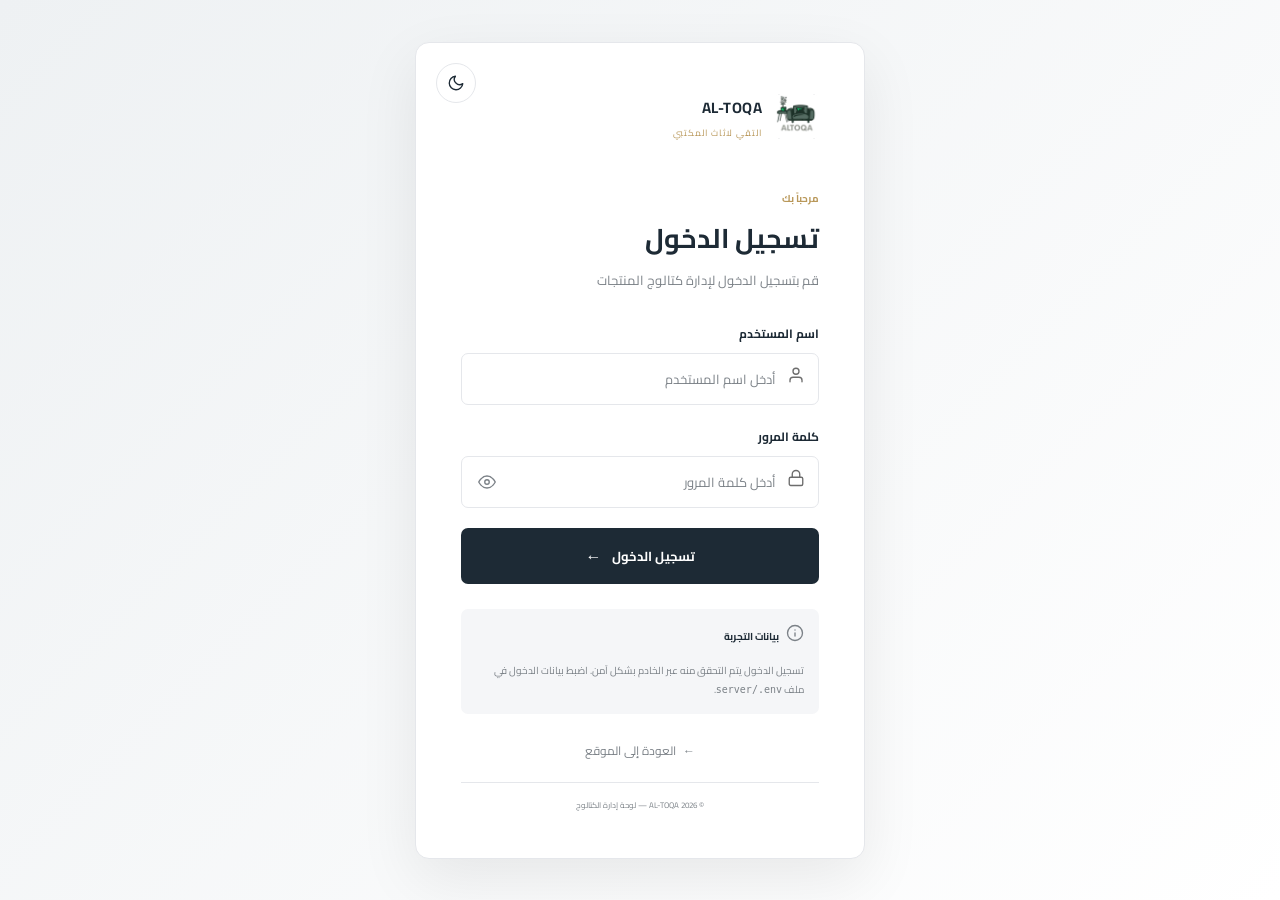
<file: catalog2/admin/slider.html>
<!doctype html>
<html lang="ar" dir="rtl">
  <head>
    <meta charset="UTF-8" />
    <meta name="viewport" content="width=device-width,initial-scale=1.0" />
    <title>الإعلانات والسلايدر | لوحة التحكم</title>
    <meta name="robots" content="noindex, nofollow" />
    <link rel="icon" type="image/png" href="../assets/images/logo.PNG" />
    <link rel="preconnect" href="https://fonts.googleapis.com" />
    <link rel="preconnect" href="https://fonts.gstatic.com" crossorigin />
    <link
      href="https://fonts.googleapis.com/css2?family=Cairo:wght@400;500;600;700;800&display=swap"
      rel="stylesheet"
    />
    <link rel="stylesheet" href="../css/admin.css" />
    <style>
      .slider-admin {
        max-width: 1180px;
        margin: auto;
      }
      .banner-form,
      .banner-card {
        background: var(--admin-card);
        border: 1px solid var(--admin-border);
        border-radius: 18px;
        padding: 20px;
        margin-bottom: 18px;
      }
      .banner-form {
        display: grid;
        grid-template-columns: 1fr 1fr;
        gap: 14px;
      }
      .banner-form h2 {
        grid-column: 1/-1;
        margin: 0 0 5px;
        color: var(--admin-text);
      }
      .banner-form label {
        font-size: 13px;
        font-weight: 700;
        color: var(--admin-text);
      }
      .banner-form input,
      .banner-form textarea {
        display: block;
        width: 100%;
        margin-top: 7px;
        padding: 11px;
        border: 1px solid var(--admin-border);
        border-radius: 10px;
        background: var(--admin-card);
        color: var(--admin-text);
        font: inherit;
      }
      .banner-form textarea {
        resize: vertical;
      }
      .banner-form .full {
        grid-column: 1/-1;
      }
      .image-picker {
        border: 2px dashed var(--admin-gold);
        border-radius: 14px;
        padding: 12px;
        text-align: center;
        cursor: pointer;
      }
      .image-picker img {
        max-width: 100%;
        height: 220px;
        object-fit: contain;
        border-radius: 10px;
        display: block;
        margin: 0 auto 10px;
        background: var(--admin-bg);
      }
      .banner-actions {
        display: flex;
        gap: 8px;
        flex-wrap: wrap;
        grid-column: 1/-1;
      }
      .banner-actions button {
        border: 0;
        border-radius: 10px;
        padding: 11px 18px;
        font: inherit;
        font-weight: 800;
        cursor: pointer;
      }
      .save-banner {
        background: var(--admin-gold);
        color: #fff;
      }
      .cancel-banner {
        background: var(--admin-bg);
        color: var(--admin-text);
      }
      .banner-list {
        display: grid;
        gap: 14px;
      }
      .banner-card {
        display: grid;
        grid-template-columns: 240px 1fr auto;
        gap: 16px;
        align-items: center;
      }
      .banner-card img {
        width: 240px;
        height: 145px;
        object-fit: contain;
        border-radius: 12px;
        background: var(--admin-bg);
      }
      .banner-card h3 {
        margin: 0 0 5px;
        color: var(--admin-text);
      }
      .banner-card p {
        margin: 0;
        color: var(--admin-muted);
        font-size: 13px;
      }
      .banner-card-actions {
        display: flex;
        gap: 6px;
        flex-direction: column;
      }
      .banner-card-actions button {
        border: 1px solid var(--admin-border);
        border-radius: 9px;
        background: transparent;
        color: var(--admin-text);
        padding: 8px 12px;
        cursor: pointer;
        font: inherit;
      }
      .banner-card-actions .danger {
        color: var(--admin-danger);
      }
      .banner-status {
        display: inline-block;
        margin-top: 8px;
        padding: 4px 9px;
        border-radius: 999px;
        background: var(--admin-success-bg);
        color: var(--admin-success);
        font-size: 11px;
        font-weight: 800;
      }
      .banner-status.off {
        background: rgba(217, 45, 32, 0.12);
        color: var(--admin-danger);
      }
      @media (max-width: 700px) {
        .banner-form {
          grid-template-columns: 1fr;
        }
        .banner-form .full {
          grid-column: auto;
        }
        .banner-card {
          grid-template-columns: 1fr;
        }
        .banner-card img {
          width: 100%;
          height: 210px;
        }
        .banner-card-actions {
          flex-direction: row;
          flex-wrap: wrap;
        }
      }
    </style>
  </head>
  <body class="admin-page">
    <aside class="admin-sidebar" id="adminSidebar">
      <div class="sidebar-logo">
        <div class="admin-logo-icon">
          <span> <img src="../assets/images/logo.PNG" alt="logo" /></span>
        </div>

        <div>
          <strong> AL-TOQA </strong>

          <span>التقي لاثاث المكتبي </span>
        </div>
      </div>

      <nav class="sidebar-nav" aria-label="القائمة الرئيسية">
        <a href="dashboard.html" class="sidebar-link"
          ><span><svg width="18" height="18" viewBox="0 0 24 24" fill="none" stroke="currentColor" stroke-width="1.8" stroke-linecap="round" stroke-linejoin="round"><rect x="3" y="3" width="7" height="7" rx="1"/><rect x="14" y="3" width="7" height="7" rx="1"/><rect x="14" y="14" width="7" height="7" rx="1"/><rect x="3" y="14" width="7" height="7" rx="1"/></svg></span><span>لوحة التحكم</span></a
        >
        <a href="products.html" class="sidebar-link"
          ><span><svg width="18" height="18" viewBox="0 0 24 24" fill="none" stroke="currentColor" stroke-width="1.8" stroke-linecap="round" stroke-linejoin="round"><line x1="8" y1="6" x2="21" y2="6"/><line x1="8" y1="12" x2="21" y2="12"/><line x1="8" y1="18" x2="21" y2="18"/><line x1="3" y1="6" x2="3.01" y2="6"/><line x1="3" y1="12" x2="3.01" y2="12"/><line x1="3" y1="18" x2="3.01" y2="18"/></svg></span><span>المنتجات</span></a
        >
        <a href="add-product.html" class="sidebar-link"
          ><span><svg width="18" height="18" viewBox="0 0 24 24" fill="none" stroke="currentColor" stroke-width="1.8" stroke-linecap="round" stroke-linejoin="round"><line x1="12" y1="5" x2="12" y2="19"/><line x1="5" y1="12" x2="19" y2="12"/></svg></span><span>إضافة منتج</span></a
        >
        <a href="categories.html" class="sidebar-link"
          ><span><svg width="18" height="18" viewBox="0 0 24 24" fill="none" stroke="currentColor" stroke-width="1.8" stroke-linecap="round" stroke-linejoin="round"><polygon points="12 2 2 7 12 12 22 7 12 2"/><polyline points="2 17 12 22 22 17"/><polyline points="2 12 12 17 22 12"/></svg></span><span>الأقسام</span></a
        >
        <a href="featured.html" class="sidebar-link"
          ><span><svg width="18" height="18" viewBox="0 0 24 24" fill="none" stroke="currentColor" stroke-width="1.8" stroke-linecap="round" stroke-linejoin="round"><polygon points="12 2 15.09 8.26 22 9.27 17 14.14 18.18 21.02 12 17.77 5.82 21.02 7 14.14 2 9.27 8.91 8.26 12 2"/></svg></span><span>العروض المميزة</span></a
        >
        <a href="slider.html" class="sidebar-link"
          ><span><svg width="18" height="18" viewBox="0 0 24 24" fill="none" stroke="currentColor" stroke-width="1.8" stroke-linecap="round" stroke-linejoin="round"><rect x="3" y="3" width="18" height="18" rx="2"/><circle cx="8.5" cy="8.5" r="1.5"/><polyline points="21 15 16 10 5 21"/></svg></span><span>الإعلانات والسلايدر</span></a
        >
        <a href="quotes.html" class="sidebar-link"
          ><span><svg width="18" height="18" viewBox="0 0 24 24" fill="none" stroke="currentColor" stroke-width="1.8" stroke-linecap="round" stroke-linejoin="round"><path d="M14 2H6a2 2 0 0 0-2 2v16a2 2 0 0 0 2 2h12a2 2 0 0 0 2-2V8z"/><polyline points="14 2 14 8 20 8"/><line x1="16" y1="13" x2="8" y2="13"/><line x1="16" y1="17" x2="8" y2="17"/></svg></span><span>طلبات عروض السعر</span></a
        >
      </nav>
      <div class="sidebar-bottom">
        <a
          href="../index.html"
          class="sidebar-link"
          target="_blank"
          rel="noopener noreferrer"
          ><span><svg width="18" height="18" viewBox="0 0 24 24" fill="none" stroke="currentColor" stroke-width="1.8" stroke-linecap="round" stroke-linejoin="round"><path d="M18 13v6a2 2 0 0 1-2 2H5a2 2 0 0 1-2-2V8a2 2 0 0 1 2-2h6"/><polyline points="15 3 21 3 21 9"/><line x1="10" y1="14" x2="21" y2="3"/></svg></span><span>عرض الموقع</span></a
        ><button type="button" class="sidebar-link logout-btn" id="logoutBtn">
          <span><svg width="18" height="18" viewBox="0 0 24 24" fill="none" stroke="currentColor" stroke-width="1.8" stroke-linecap="round" stroke-linejoin="round"><path d="M9 21H5a2 2 0 0 1-2-2V5a2 2 0 0 1 2-2h4"/><polyline points="16 17 21 12 16 7"/><line x1="21" y1="12" x2="9" y2="12"/></svg></span><span>تسجيل الخروج</span>
        </button>
      </div>
    </aside>
    <main class="admin-main">
      <header class="admin-topbar">
        <div class="topbar-right">
          <button
            type="button"
            class="mobile-sidebar-btn"
            id="sidebarToggle"
            aria-label="فتح القائمة"
          >
            <svg width="18" height="18" viewBox="0 0 24 24" fill="none" stroke="currentColor" stroke-width="1.8" stroke-linecap="round" stroke-linejoin="round"><line x1="3" y1="6" x2="21" y2="6"/><line x1="3" y1="12" x2="21" y2="12"/><line x1="3" y1="18" x2="21" y2="18"/></svg>
          </button>
          <div>
            <span>ADVERTISING</span>
            <h1>الإعلانات والسلايدر</h1>
            <p>إدارة الإعلانات الظاهرة في الكتالوج</p>
          </div>
        </div>
        <div class="topbar-left">
          <button
            type="button"
            class="theme-btn"
            id="themeBtn"
            aria-label="تغيير الوضع"
          ></button>
          <div class="admin-user">
            <div class="user-avatar">A</div>
            <div><strong>Admin</strong><span>مدير النظام</span></div>
          </div>
        </div>
      </header>
      <section class="admin-content slider-admin">
        <form id="bannerForm" class="banner-form">
          <h2>إضافة / تعديل إعلان</h2>
          <label
            >عنوان الإعلان<input
              id="bannerTitle"
              required
              placeholder="عنوان الإعلان" /></label
          ><label
            >نص الإعلان<input id="bannerText" placeholder="وصف مختصر" /></label
          ><label
            >نص الزر<input id="bannerButton" value="استكشف المنتجات" /></label
          ><label
            >رابط الزر<input id="bannerLink" value="products.html" /></label
          ><label class="full"
            ><div class="image-picker" id="imagePicker">
              <img
                id="bannerPreview"
                src="../assets/images/hero-furniture.jpg"
                alt="معاينة"
              /><strong>اضغط لاختيار صورة الإعلان</strong
              ><input
                id="bannerImage"
                type="file"
                accept="image/*"
                hidden
              /></div></label
          ><label
            ><input id="bannerActive" type="checkbox" checked /> إظهار
            الإعلان</label
          >
          <div class="banner-actions">
            <button class="save-banner" type="submit">حفظ الإعلان</button
            ><button class="cancel-banner" type="button" id="cancelBanner">
              إلغاء
            </button>
          </div>
        </form>
        <div class="banner-list" id="bannerList"></div>
      </section>
      <footer class="admin-footer">
        © 2026  AL-TOQA — لوحة إدارة الكتالوج
      </footer>
    </main>
    <script src="../js/config.js"></script>
    <script src="../js/admin.js"></script>
    <script src="../js/banner-admin.js"></script>
  </body>
</html>
</file>
<file: catalog2/css/style.css>
/* =========================
   RESET
========================= */

* {
  margin: 0;
  padding: 0;
  box-sizing: border-box;
}

html {
  scroll-behavior: smooth;
}

body {
  font-family: "Cairo", sans-serif;
  background: #ffffff;
  color: #202020;
  line-height: 1.7;
}

a {
  text-decoration: none;
  color: inherit;
}

img {
  width: 100%;
  display: block;
}

button {
  font-family: inherit;
}

/* =========================
   VARIABLES
========================= */

:root {
  --primary: #1d2a35;
  --primary-light: #293c4b;

  --gold: #b9985a;
  --gold-light: #d2b87b;

  --text: #202020;
  --text-light: #666;

  --background: #ffffff;
  --background-light: #f7f7f5;

  --border: #e8e8e8;

  --container: 1200px;

  --transition: 0.3s ease;
}

/* =========================
   GLOBAL
========================= */

.container {
  width: min(92%, var(--container));
  margin-inline: auto;
}

.section {
  padding: 72px 0;
}

/* =========================
   HEADER
========================= */

.header {
  position: sticky;
  top: 0;
  z-index: 1000;

  background: rgba(255, 255, 255, 0.95);

  border-bottom: 1px solid var(--border);

  backdrop-filter: blur(10px);
}

.navbar {
  min-height: 82px;

  display: flex;
  align-items: center;
  justify-content: space-between;

  gap: 30px;
}

/* Logo */

.logo {
  display: flex;
  align-items: center;
  gap: 10px;
}

.logo-icon {
  width: 54px;
  height: 36px;

  display: grid;
  place-items: center;

  background: var(--primary);
  color: #fff;

  font-size: 20px;
  font-weight: 800;

  border-radius: 10px;
}
.logo-icon img {
  border-radius: 9px;
  width: 100%;
  height: 100%;
}
.logo strong {
  display: block;

  font-size: 15px;
  letter-spacing: 1px;

  color: var(--primary);
}

.logo small {
  display: block;

  color: var(--gold);

  font-size: 9px;
  letter-spacing: 1px;
}

/* Navigation */

.nav {
  display: flex;
  align-items: center;
  gap: 32px;
}

.nav a {
  position: relative;

  font-size: 14px;
  font-weight: 600;

  color: #555;

  transition: var(--transition);
}

.nav a:hover,
.nav a.active {
  color: var(--primary);
}

.nav a.active::after {
  content: "";

  position: absolute;

  bottom: -10px;
  right: 0;

  width: 100%;
  height: 2px;

  background: var(--gold);
}

/* Header Actions */

.header-actions {
  display: flex;
  align-items: center;
  gap: 12px;
}

.theme-btn,
.menu-btn {
  border: none;
  background: transparent;

  cursor: pointer;

  font-size: 20px;

  width: 44px;
  height: 44px;

  display: flex;
  align-items: center;
  justify-content: center;
}

.theme-btn {
  width: 40px;
  height: 40px;

  border: 1px solid var(--border);
  border-radius: 50%;

  display: flex;
  align-items: center;
  justify-content: center;
}

.header-btn {
  padding: 10px 18px;

  background: var(--primary);
  color: white;

  border-radius: 6px;

  font-size: 13px;
  font-weight: 600;

  transition: var(--transition);
}

.header-btn:hover {
  background: var(--gold);
}

.menu-btn {
  display: none;
}

/* =========================
   HERO
========================= */

.hero {
  min-height: 580px;

  display: flex;
  align-items: center;

  background: linear-gradient(90deg, #f5f5f3 0%, #ffffff 100%);

  overflow: hidden;
}

.hero-content {
  display: grid;

  grid-template-columns: 1fr 1fr;

  align-items: center;

  gap: 70px;
}

/* Hero Text */

.hero-badge {
  display: inline-block;

  margin-bottom: 20px;

  color: var(--gold);

  font-size: 13px;
  font-weight: 700;
}

.hero h1 {
  max-width: 600px;

  font-size: clamp(40px, 5vw, 68px);

  line-height: 1.25;

  color: var(--primary);

  margin-bottom: 25px;
}

.hero h1 span {
  display: block;
  color: var(--gold);
}

.hero-text > p {
  max-width: 570px;

  color: var(--text-light);

  font-size: 16px;

  margin-bottom: 35px;
}

/* Buttons */

.hero-buttons {
  display: flex;
  gap: 12px;

  margin-bottom: 45px;
}

.primary-btn,
.secondary-btn {
  padding: 13px 25px;

  border-radius: 6px;

  font-size: 14px;
  font-weight: 700;

  transition: var(--transition);
}

.primary-btn {
  background: var(--primary);
  color: white;
}

.primary-btn:hover {
  background: var(--gold);
}

.secondary-btn {
  border: 1px solid var(--primary);
  color: var(--primary);
}

.secondary-btn:hover {
  background: var(--primary);
  color: white;
}

/* Stats */

.hero-stats {
  display: flex;
  gap: 45px;
}

.stat strong {
  display: block;

  font-size: 25px;

  color: var(--primary);
}

.stat span {
  font-size: 12px;
  color: var(--text-light);
}

/* Hero Image */

.hero-image {
  position: relative;
}

.image-frame {
  height: 520px;

  overflow: hidden;

  border-radius: 12px;
}

.image-frame img {
  height: 100%;
  object-fit: cover;

  transition: transform 0.7s ease;
}

.image-frame:hover img {
  transform: scale(1.04);
}

/* Floating Card */

.floating-card {
  position: absolute;

  bottom: 35px;
  right: -25px;

  display: flex;
  align-items: center;
  gap: 12px;

  padding: 15px 20px;

  background: white;

  box-shadow: 0 15px 40px rgba(0, 0, 0, 0.12);

  border-radius: 8px;
}

.floating-icon {
  width: 35px;
  height: 35px;

  display: grid;
  place-items: center;

  background: #edf5ef;
  color: #36864c;

  border-radius: 50%;
}

.floating-card strong {
  display: block;
  font-size: 13px;
}

.floating-card small {
  color: var(--text-light);
  font-size: 10px;
}

/* =========================
   SECTION HEADING
========================= */

.section-heading {
  max-width: 650px;

  margin: 0 auto 55px;

  text-align: center;
}

.section-heading > span,
.section-label {
  color: var(--gold);

  font-size: 13px;
  font-weight: 700;
}

.section-heading h2 {
  margin: 10px 0;

  font-size: 38px;

  color: var(--primary);
}

.section-heading p {
  color: var(--text-light);
}

/* =========================
   CATEGORIES
========================= */

.categories-grid {
  display: grid;

  grid-template-columns: repeat(3, 1fr);

  gap: 25px;
}

.category-card {
  overflow: hidden;

  background: white;

  border: 1px solid var(--border);

  border-radius: 10px;

  transition: var(--transition);
}

.category-card:hover {
  transform: translateY(-8px);

  box-shadow: 0 20px 45px rgba(0, 0, 0, 0.09);
}

.category-image {
  height: 280px;

  overflow: hidden;
}

.category-image img {
  height: 100%;

  object-fit: cover;

  transition: transform 0.6s ease;
}

.category-card:hover .category-image img {
  transform: scale(1.06);
}

.category-content {
  position: relative;

  padding: 25px;
}

.category-number {
  color: var(--gold);

  font-size: 12px;
}

.category-content h3 {
  margin: 5px 0 10px;

  color: var(--primary);

  font-size: 22px;
}

.category-content p {
  min-height: 65px;

  color: var(--text-light);

  font-size: 13px;
}

.category-link {
  display: inline-block;

  margin-top: 15px;

  color: var(--primary);

  font-size: 13px;
  font-weight: 700;
}

/* =========================
   ABOUT
========================= */

.about-preview {
  background: var(--background-light);
}

.about-grid {
  display: grid;

  grid-template-columns: 1fr 1fr;

  align-items: center;

  gap: 70px;
}

.about-image {
  height: 500px;

  overflow: hidden;

  border-radius: 10px;
}

.about-image img {
  height: 100%;

  object-fit: cover;
}

.about-content h2 {
  margin: 12px 0 20px;

  color: var(--primary);

  font-size: 42px;

  line-height: 1.3;
}

.about-content h2 span {
  display: block;

  color: var(--gold);
}

.about-content p {
  color: var(--text-light);

  font-size: 15px;

  margin-bottom: 15px;
}

.text-btn {
  display: inline-block;

  margin-top: 15px;

  color: var(--primary);

  font-size: 14px;
  font-weight: 700;
}

/* =========================
   CTA
========================= */

.cta {
  padding: 70px 0;

  background: var(--primary);

  color: white;
}

.cta-content {
  display: flex;

  align-items: center;
  justify-content: space-between;

  gap: 30px;
}

.cta span {
  color: var(--gold-light);

  font-size: 13px;
}

.cta h2 {
  margin: 8px 0;

  font-size: 32px;
}

.cta p {
  color: #c7cdd1;

  font-size: 14px;
}

.cta-btn {
  padding: 13px 25px;

  background: white;
  color: var(--primary);

  border-radius: 6px;

  font-size: 14px;
  font-weight: 700;

  white-space: nowrap;
}

.cta-btn:hover {
  background: var(--gold-light);
}

/* =========================
   FOOTER
========================= */

.footer {
  background: #111a21;

  color: white;
}

.footer-grid {
  display: grid;

  grid-template-columns: 2fr 1fr 1fr 1.3fr;

  gap: 50px;

  padding: 70px 0;
}

.footer-logo strong {
  color: white;
}

.footer-about p {
  max-width: 350px;

  margin-top: 20px;

  color: #9ca5aa;

  font-size: 13px;
}

.footer h3 {
  margin-bottom: 20px;

  font-size: 15px;
}

.footer-links {
  display: flex;

  flex-direction: column;

  gap: 10px;
}

.footer-links a {
  color: #9ca5aa;

  font-size: 13px;

  transition: var(--transition);
}

.footer-links a:hover {
  color: var(--gold-light);
}

.footer-contact p {
  color: #9ca5aa;

  font-size: 13px;

  margin-bottom: 10px;
}

.footer-bottom {
  padding: 20px 0;

  border-top: 1px solid rgba(255, 255, 255, 0.08);
}

.footer-bottom p {
  color: #777;

  text-align: center;

  font-size: 11px;
}

/* =========================
   RESPONSIVE
========================= */

@media (max-width: 900px) {
  .nav {
    display: none;

    position: absolute;

    top: 82px;
    right: 4%;
    left: 4%;

    padding: 20px;

    flex-direction: column;

    background: white;

    box-shadow: 0 15px 40px rgba(0, 0, 0, 0.1);

    border-radius: 8px;
  }

  .nav.show {
    display: flex;
  }

  .menu-btn {
    display: block;
  }

  .hero-content {
    grid-template-columns: 1fr;

    padding: 70px 0;
  }

  .hero-text {
    text-align: center;
  }

  .hero-text > p {
    margin-inline: auto;
  }

  .hero-buttons,
  .hero-stats {
    justify-content: center;
  }

  .categories-grid {
    grid-template-columns: 1fr 1fr;
  }

  .about-grid {
    grid-template-columns: 1fr;
  }

  .footer-grid {
    grid-template-columns: 1fr 1fr;
  }
}

@media (max-width: 600px) {
  .section {
    padding: 48px 0;
  }

  .header-btn {
    display: none;
  }

  .hero {
    min-height: auto;
  }

  .hero h1 {
    font-size: 40px;
  }

  .hero-buttons {
    flex-direction: column;
  }

  .hero-buttons a {
    text-align: center;
  }

  .hero-stats {
    gap: 20px;
  }

  .image-frame {
    height: 380px;
  }

  .floating-card {
    right: 10px;
    bottom: 20px;
  }

  .categories-grid {
    grid-template-columns: 1fr;
  }

  .section-heading h2 {
    font-size: 30px;
  }

  .about-image {
    height: 350px;
  }

  .about-content h2 {
    font-size: 32px;
  }

  .cta-content {
    flex-direction: column;

    text-align: center;
  }

  .footer-grid {
    grid-template-columns: 1fr;
  }
}

/* =========================
   DARK MODE
========================= */

/* Body */

body.dark {
  background: #12181d;
  color: #eeeeee;
}

/* =========================
   VARIABLES
========================= */

body.dark {
  --primary: #e6e6e6;
  --primary-light: #c9c9c9;

  --gold: #d2b87b;
  --gold-light: #e2ca91;

  --text: #eeeeee;
  --text-light: #aeb5ba;

  --background: #12181d;
  --background-light: #1a2228;

  --border: #303a42;
}

/* =========================
   HEADER
========================= */

body.dark .header {
  background: rgba(18, 24, 29, 0.95);

  border-color: var(--border);
}

/* Logo */

body.dark .logo strong {
  color: #ffffff;
}

body.dark .logo-icon {
  background: #ffffff;
  color: #12181d;
}

/* Navigation */

body.dark .nav a {
  color: #bfc6ca;
}

body.dark .nav a:hover,
body.dark .nav a.active {
  color: #ffffff;
}

/* Theme Button */

body.dark .theme-btn {
  color: #ffffff;
  border-color: var(--border);
}

/* =========================
   HERO
========================= */

body.dark .hero {
  background: linear-gradient(90deg, #161e24 0%, #12181d 100%);
}

body.dark .hero h1 {
  color: #ffffff;
}

body.dark .hero-text > p {
  color: var(--text-light);
}

/* Secondary Button */

body.dark .secondary-btn {
  border-color: #d2b87b;
  color: #d2b87b;
}

body.dark .secondary-btn:hover {
  background: #d2b87b;
  color: #12181d;
}

/* Stats */

body.dark .stat strong {
  color: #ffffff;
}

/* Floating Card */

body.dark .floating-card {
  background: #202a31;

  color: #ffffff;

  box-shadow: 0 15px 40px rgba(0, 0, 0, 0.35);
}

/* =========================
   SECTION HEADINGS
========================= */

body.dark .section-heading h2 {
  color: #ffffff;
}

body.dark .section-heading p {
  color: var(--text-light);
}

/* =========================
   CATEGORIES
========================= */

body.dark .category-card {
  background: #1a2228;

  border-color: var(--border);
}

body.dark .category-card:hover {
  box-shadow: 0 20px 45px rgba(0, 0, 0, 0.35);
}

body.dark .category-content h3 {
  color: #ffffff;
}

body.dark .category-content p {
  color: var(--text-light);
}

body.dark .category-link {
  color: #ffffff;
}

/* =========================
   ABOUT
========================= */

body.dark .about-preview {
  background: #1a2228;
}

body.dark .about-content h2 {
  color: #ffffff;
}

body.dark .about-content p {
  color: var(--text-light);
}

body.dark .text-btn {
  color: #ffffff;
}

/* =========================
   CTA
========================= */

body.dark .cta {
  background: #0d1317;
}

/* =========================
   MOBILE NAV
========================= */

@media (max-width: 900px) {
  body.dark .nav {
    background: #1a2228;

    border: 1px solid var(--border);

    box-shadow: 0 15px 40px rgba(0, 0, 0, 0.35);
  }
}
/* ==========================================
   Home Ad Slider Styles
   ========================================== */

.home-ad-slider {
  position: relative;
  width: min(1400px, calc(100% - 32px));
  margin: 28px auto 10px;
  height: clamp(300px, 34vw, 520px);
  border-radius: 28px;
  overflow: hidden;
  background: #1f1d1a;
  box-shadow: 0 18px 50px rgba(0, 0, 0, 0.12);
}

.home-ad-track,
.home-ad-slide {
  position: absolute;
  inset: 0;
}

.home-ad-slide {
  opacity: 0;
  visibility: hidden;
  transition:
    opacity 0.65s ease,
    visibility 0.65s ease;
}

.home-ad-slide.active {
  opacity: 1;
  visibility: visible;
}

.home-ad-slide img {
  width: 100%;
  height: 100%;
  object-fit: contain;
  object-position: center;
}

.home-ad-overlay {
  position: absolute;
  inset: 0;
  background: linear-gradient(
    90deg,
    rgba(20, 18, 15, 0.78),
    rgba(20, 18, 15, 0.3) 55%,
    rgba(20, 18, 15, 0.12)
  );
}

.home-ad-content {
  position: absolute;
  inset: 0;
  display: flex;
  flex-direction: column;
  justify-content: center;
  align-items: flex-start;
  text-align: right;
  padding: clamp(25px, 5vw, 75px);
  max-width: 760px;
  color: #fff;
  z-index: 2;
}

.home-ad-content > span {
  font-size: 11px;
  letter-spacing: 2px;
  font-weight: 800;
  opacity: 0.85;
}

.home-ad-content h2 {
  font-size: clamp(28px, 4vw, 56px);
  line-height: 1.15;
  margin: 12px 0;
}

.home-ad-content p {
  font-size: clamp(13px, 1.5vw, 18px);
  line-height: 1.8;
  max-width: 620px;
  margin: 0 0 24px;
}

.home-ad-content a {
  display: inline-flex;
  align-items: center;
  gap: 12px;
  padding: 12px 20px;
  border-radius: 12px;
  background: #c5a46d;
  color: #fff;
  text-decoration: none;
  font-weight: 800;
}

/* Arrows Navigation */
.home-ad-arrow {
  position: absolute;
  z-index: 3;
  top: 50%;
  transform: translateY(-50%);
  width: 44px;
  height: 44px;
  border: 1px solid rgba(255, 255, 255, 0.35);
  border-radius: 50%;
  background: rgba(0, 0, 0, 0.25);
  color: #fff;
  cursor: pointer;
  font-size: 18px;
  backdrop-filter: blur(5px);
}

.home-ad-arrow.prev {
  right: 20px;
}

.home-ad-arrow.next {
  left: 20px;
}

/* Dots Navigation */
.home-ad-dots {
  position: absolute;
  z-index: 3;
  bottom: 18px;
  left: 50%;
  transform: translateX(-50%);
  display: flex;
  gap: 7px;
}

.home-ad-dots button {
  width: 8px;
  height: 8px;
  border: 0;
  border-radius: 99px;
  padding: 0;
  background: rgba(255, 255, 255, 0.55);
  cursor: pointer;
  transition: 0.25s;
}

.home-ad-dots button.active {
  width: 25px;
  background: #fff;
}

/* ==========================================
   Media Queries (Responsive)
   ========================================== */

@media (max-width: 700px) {
  .home-ad-slider {
    width: calc(100% - 20px);
    height: 330px;
    margin-top: 18px;
    border-radius: 20px;
  }

  .home-ad-content {
    padding: 24px 22px;
    justify-content: flex-end;
    padding-bottom: 48px;
  }

  .home-ad-content h2 {
    font-size: 28px;
  }

  .home-ad-content p {
    font-size: 12px;
    line-height: 1.7;
    margin-bottom: 14px;
  }

  .home-ad-content a {
    font-size: 12px;
    padding: 10px 15px;
  }

  .home-ad-arrow {
    width: 34px;
    height: 34px;
    font-size: 14px;
  }

  .home-ad-arrow.prev {
    right: 10px;
  }

  .home-ad-arrow.next {
    left: 10px;
  }
}

@media (min-width: 1400px) {
  .home-ad-slider {
    height: 520px;
  }

  .home-ad-slide img {
    object-position: center 45%;
  }
}

/* MOBILE QUOTE BUTTON */
@media (max-width: 600px) {
  .header-actions .header-btn {
    display: inline-flex;
    align-items: center;
    justify-content: center;
    min-height: 38px;
    padding: 0 12px;
    font-size: 11px;
    white-space: nowrap;
  }
}

/* =========================================================
   SHARED WHATSAPP CONTACT
========================================================= */
.floating-whatsapp {
  position: fixed;
  inset-inline-start: 22px;
  bottom: 22px;
  width: 56px;
  height: 56px;
  display: grid;
  place-items: center;
  border-radius: 50%;
  background: #25d366;
  color: #fff;
  box-shadow: 0 12px 30px rgba(0, 0, 0, 0.18);
  z-index: 9999;
  text-decoration: none;
  transition:
    transform 0.2s ease,
    box-shadow 0.2s ease;
}
.floating-whatsapp:hover {
  transform: translateY(-3px) scale(1.04);
  box-shadow: 0 16px 34px rgba(0, 0, 0, 0.24);
}
.floating-whatsapp svg {
  width: 29px;
  height: 29px;
  fill: currentColor;
}
@media (max-width: 600px) {
  .floating-whatsapp {
    width: 50px;
    height: 50px;
    inset-inline-end: 15px;
    bottom: 15px;
  }
  .floating-whatsapp svg {
    width: 26px;
    height: 26px;
  }
}

.floating-whatsapp:focus-visible {
  outline: 3px solid currentColor;
  outline-offset: 4px;
}
</file>
<file: catalog2/css/contact.css>
/* =========================================================
   CONTACT / QUOTE PAGE
========================================================= */

.contact-hero {
    position: relative;
    padding: 90px 0 80px;
    overflow: hidden;
    background:
        radial-gradient(
            circle at 10% 20%,
            rgba(201, 168, 106, 0.12),
            transparent 35%
        ),
        linear-gradient(
            135deg,
            #fff8f6 0%,
            #ffffff 55%,
            #f8f2ed 100%
        );
}

.contact-hero::before {
    content: "";
    position: absolute;
    width: 320px;
    height: 320px;
    border: 1px solid rgba(201, 168, 106, 0.2);
    border-radius: 50%;
    top: -150px;
    left: -100px;
}

.contact-hero .container {
    position: relative;
    z-index: 1;
}

.contact-hero span {
    display: inline-block;
    margin-bottom: 12px;
    color: #c9a86a;
    font-size: 13px;
    font-weight: 800;
    letter-spacing: 2px;
}

.contact-hero h1 {
    margin: 0 0 18px;
    color: #333333;
    font-size: clamp(34px, 5vw, 56px);
    font-weight: 800;
    line-height: 1.2;
}

.contact-hero p {
    max-width: 720px;
    margin: 0;
    color: #777777;
    font-size: 17px;
    line-height: 2;
}


/* =========================================================
   CONTACT SECTION
========================================================= */

.contact-section {
    padding: 80px 0;
    background: #ffffff;
}

.contact-grid {
    display: grid;
    grid-template-columns: 0.75fr 1.25fr;
    gap: 40px;
    align-items: start;
}


/* =========================================================
   CONTACT INFO
========================================================= */

.contact-info {
    position: sticky;
    top: 30px;
    padding: 32px;
    border: 1px solid #eee5df;
    border-radius: 24px;
    background: #fffaf8;
    box-shadow: 0 15px 45px rgba(40, 30, 20, 0.06);
}

.contact-info-header {
    margin-bottom: 28px;
}

.contact-info-header > span {
    display: block;
    margin-bottom: 8px;
    color: #c9a86a;
    font-size: 12px;
    font-weight: 800;
    letter-spacing: 1.8px;
}

.contact-info-header h2 {
    margin: 0 0 12px;
    color: #333333;
    font-size: 30px;
    font-weight: 800;
}

.contact-info-header p {
    margin: 0;
    color: #777777;
    font-size: 14px;
    line-height: 1.9;
}


/* =========================================================
   CONTACT INFO CARD
========================================================= */

.contact-info-card {
    display: flex;
    align-items: center;
    gap: 15px;
    padding: 17px 0;
    border-bottom: 1px solid #eee5df;
}

.contact-info-card:last-of-type {
    border-bottom: none;
}

.contact-info-icon {
    flex: 0 0 48px;
    width: 48px;
    height: 48px;
    display: flex;
    align-items: center;
    justify-content: center;
    border-radius: 14px;
    background: #ffffff;
    color: #c9a86a;
    font-size: 20px;
    box-shadow: 0 6px 20px rgba(40, 30, 20, 0.06);
}

.contact-info-card div:last-child {
    display: flex;
    flex-direction: column;
    gap: 3px;
}

.contact-info-card span {
    color: #999999;
    font-size: 12px;
}

.contact-info-card strong {
    color: #333333;
    font-size: 14px;
    font-weight: 700;
}

.contact-info-card small {
    color: #888888;
    font-size: 11px;
}


/* =========================================================
   CONTACT NOTE
========================================================= */

.contact-note {
    margin-top: 24px;
    padding: 20px;
    border-radius: 16px;
    background: #333333;
    color: #ffffff;
}

.contact-note strong {
    display: block;
    margin-bottom: 7px;
    font-size: 15px;
}

.contact-note p {
    margin: 0;
    color: #dddddd;
    font-size: 13px;
    line-height: 1.8;
}


/* =========================================================
   QUOTE CARD
========================================================= */

.quote-card {
    padding: 38px;
    border: 1px solid #eee5df;
    border-radius: 24px;
    background: #ffffff;
    box-shadow: 0 15px 45px rgba(40, 30, 20, 0.06);
}

.quote-header {
    padding-bottom: 28px;
    margin-bottom: 30px;
    border-bottom: 1px solid #eee5df;
}

.quote-header > span {
    display: block;
    margin-bottom: 8px;
    color: #c9a86a;
    font-size: 12px;
    font-weight: 800;
    letter-spacing: 1.8px;
}

.quote-header h2 {
    margin: 0 0 10px;
    color: #333333;
    font-size: 30px;
    font-weight: 800;
}

.quote-header p {
    margin: 0;
    color: #888888;
    font-size: 14px;
    line-height: 1.8;
}


/* =========================================================
   FORM
========================================================= */

.quote-form {
    display: flex;
    flex-direction: column;
    gap: 24px;
}

.form-row {
    display: grid;
    grid-template-columns: 1fr 1fr;
    gap: 20px;
}

.form-field {
    display: flex;
    flex-direction: column;
    gap: 8px;
}

.form-field label {
    color: #444444;
    font-size: 13px;
    font-weight: 700;
}

.form-field label b {
    color: #c95c5c;
    font-weight: 800;
}

.form-field input,
.form-field select,
.form-field textarea {
    width: 100%;
    box-sizing: border-box;
    border: 1px solid #e5ddd7;
    border-radius: 12px;
    outline: none;
    background: #fff;
    color: #333333;
    font-family: "Cairo", sans-serif;
    font-size: 13px;
    transition:
        border-color 0.25s ease,
        box-shadow 0.25s ease,
        background 0.25s ease;
}

.form-field input,
.form-field select {
    height: 52px;
    padding: 0 15px;
}

.form-field textarea {
    min-height: 145px;
    padding: 14px 15px;
    resize: vertical;
    line-height: 1.9;
}

.form-field input::placeholder,
.form-field textarea::placeholder {
    color: #b0aaa6;
}

.form-field input:focus,
.form-field select:focus,
.form-field textarea:focus {
    border-color: #c9a86a;
    background: #fffdfa;
    box-shadow: 0 0 0 4px rgba(201, 168, 106, 0.1);
}


/* =========================================================
   FORM SECTION TITLE
========================================================= */

.form-section-title {
    display: flex;
    align-items: center;
    gap: 14px;
    padding: 8px 0 3px;
}

.form-section-title > span {
    flex: 0 0 40px;
    width: 40px;
    height: 40px;
    display: flex;
    align-items: center;
    justify-content: center;
    border-radius: 12px;
    background: #f8f0ea;
    color: #c9a86a;
    font-size: 13px;
    font-weight: 800;
}

.form-section-title > div {
    display: flex;
    flex-direction: column;
    gap: 2px;
}

.form-section-title strong {
    color: #333333;
    font-size: 15px;
    font-weight: 800;
}

.form-section-title small {
    color: #999999;
    font-size: 11px;
}


/* =========================================================
   FIELD HINT
========================================================= */

.field-hint {
    color: #999999;
    font-size: 11px;
    line-height: 1.7;
}


/* =========================================================
   CONTACT METHODS
========================================================= */

.contact-methods {
    display: flex;
    flex-wrap: wrap;
    gap: 10px;
}

.contact-method {
    position: relative;
    cursor: pointer;
}

.contact-method input {
    position: absolute;
    opacity: 0;
    pointer-events: none;
}

.contact-method span {
    display: inline-flex;
    align-items: center;
    justify-content: center;
    min-height: 45px;
    padding: 0 17px;
    border: 1px solid #e5ddd7;
    border-radius: 10px;
    background: #ffffff;
    color: #666666;
    font-family: "Cairo", sans-serif;
    font-size: 12px;
    transition: all 0.25s ease;
}

.contact-method:hover span {
    border-color: #c9a86a;
}

.contact-method input:checked + span {
    border-color: #c9a86a;
    background: #faf5ed;
    color: #a27f3c;
    box-shadow: 0 5px 15px rgba(201, 168, 106, 0.12);
}


/* =========================================================
   FORM MESSAGE
========================================================= */

.quote-form-message {
    display: none;
    padding: 14px 17px;
    border-radius: 12px;
    font-size: 13px;
    font-weight: 600;
    line-height: 1.8;
}

.quote-form-message.show {
    display: block;
}

.quote-form-message.success {
    border: 1px solid #cde8d4;
    background: #f1fbf4;
    color: #287a3d;
}

.quote-form-message.error {
    border: 1px solid #efd0d0;
    background: #fff5f5;
    color: #a33b3b;
}


/* =========================================================
   SUBMIT AREA
========================================================= */

.quote-submit-area {
    padding-top: 5px;
}

.quote-submit-btn {
    width: 100%;
    min-height: 58px;
    display: flex;
    align-items: center;
    justify-content: center;
    gap: 20px;
    border: none;
    border-radius: 13px;
    cursor: pointer;
    background: #333333;
    color: #ffffff;
    font-family: "Cairo", sans-serif;
    font-size: 14px;
    font-weight: 700;
    transition:
        transform 0.25s ease,
        background 0.25s ease,
        box-shadow 0.25s ease;
}

.quote-submit-btn b {
    font-size: 19px;
    transition: transform 0.25s ease;
}

.quote-submit-btn:hover {
    transform: translateY(-2px);
    background: #c9a86a;
    box-shadow: 0 12px 25px rgba(201, 168, 106, 0.22);
}

.quote-submit-btn:hover b {
    transform: translateX(-5px);
}

.quote-submit-btn:active {
    transform: translateY(0);
}

.quote-submit-area > p {
    margin: 10px 0 0;
    text-align: center;
    color: #aaa29d;
    font-size: 10px;
}


/* =========================================================
   CTA
========================================================= */

.contact-section + .cta {
    margin-top: 0;
}


/* =========================================================
   DARK MODE
========================================================= */

body.dark-mode .contact-hero {
    background:
        radial-gradient(
            circle at 10% 20%,
            rgba(201, 168, 106, 0.1),
            transparent 35%
        ),
        #171717;
}

body.dark-mode .contact-hero h1,
body.dark-mode .contact-info-header h2,
body.dark-mode .quote-header h2,
body.dark-mode .form-section-title strong,
body.dark-mode .form-field label {
    color: #f5f5f5;
}

body.dark-mode .contact-hero p,
body.dark-mode .contact-info-header p,
body.dark-mode .quote-header p,
body.dark-mode .contact-info-card span,
body.dark-mode .contact-info-card small,
body.dark-mode .field-hint {
    color: #aaa;
}

body.dark-mode .contact-section {
    background: #111111;
}

body.dark-mode .contact-info,
body.dark-mode .quote-card {
    border-color: #2c2c2c;
    background: #191919;
    box-shadow: none;
}

body.dark-mode .contact-info-card {
    border-color: #2c2c2c;
}

body.dark-mode .contact-info-icon {
    background: #222222;
}

body.dark-mode .contact-info-card strong {
    color: #eeeeee;
}

body.dark-mode .quote-header {
    border-color: #2c2c2c;
}

body.dark-mode .form-field input,
body.dark-mode .form-field select,
body.dark-mode .form-field textarea {
    border-color: #333333;
    background: #202020;
    color: #eeeeee;
}

body.dark-mode .form-field input:focus,
body.dark-mode .form-field select:focus,
body.dark-mode .form-field textarea:focus {
    border-color: #c9a86a;
    background: #222222;
}

body.dark-mode .form-field input::placeholder,
body.dark-mode .form-field textarea::placeholder {
    color: #777;
}

body.dark-mode .form-section-title > span {
    background: #29251e;
}

body.dark-mode .contact-method span {
    border-color: #333333;
    background: #202020;
    color: #aaa;
}

body.dark-mode .contact-method input:checked + span {
    background: #29251e;
    border-color: #c9a86a;
    color: #d5b77d;
}

body.dark-mode .contact-note {
    background: #222222;
}


/* =========================================================
   TABLET
========================================================= */

@media (max-width: 992px) {

    .contact-hero {
        padding: 75px 0 65px;
    }

    .contact-grid {
        grid-template-columns: 1fr;
        gap: 30px;
    }

    .contact-info {
        position: static;
    }

    .contact-info-card {
        width: calc(50% - 10px);
        display: inline-flex;
        vertical-align: top;
        margin-left: 10px;
    }

    .contact-note {
        margin-top: 20px;
    }

}


/* =========================================================
   MOBILE
========================================================= */

@media (max-width: 768px) {

    .contact-hero {
        padding: 60px 0 50px;
        text-align: center;
    }

    .contact-hero h1 {
        font-size: 34px;
    }

    .contact-hero p {
        font-size: 14px;
        line-height: 1.9;
    }

    .contact-section {
        padding: 50px 0;
    }

    .contact-info,
    .quote-card {
        padding: 24px;
        border-radius: 20px;
    }

    .contact-info-header h2,
    .quote-header h2 {
        font-size: 25px;
    }

    .contact-info-card {
        width: 100%;
        margin-left: 0;
    }

    .form-row {
        grid-template-columns: 1fr;
        gap: 20px;
    }

    .contact-methods {
        flex-direction: column;
    }

    .contact-method {
        width: 100%;
    }

    .contact-method span {
        width: 100%;
        box-sizing: border-box;
    }

}


/* =========================================================
   SMALL MOBILE
========================================================= */

@media (max-width: 480px) {

    .contact-hero {
        padding: 50px 0 45px;
    }

    .contact-hero h1 {
        font-size: 29px;
    }

    .contact-info,
    .quote-card {
        padding: 20px;
        border-radius: 17px;
    }

    .contact-info-header h2,
    .quote-header h2 {
        font-size: 22px;
    }

    .form-section-title {
        gap: 10px;
    }

    .form-section-title > span {
        flex-basis: 35px;
        width: 35px;
        height: 35px;
    }

    .form-field input,
    .form-field select {
        height: 49px;
    }

    .quote-submit-btn {
        min-height: 54px;
        font-size: 13px;
    }

}
/* =========================================================
   QUOTE CART
========================================================= */
.quote-cart-box {
    margin: 24px 0;
    padding: 20px;
    border: 1px solid #e8e3dc;
    border-radius: 18px;
    background: #fff;
}
.quote-cart-header { display:flex; align-items:center; justify-content:space-between; gap:15px; margin-bottom:15px; }
.quote-cart-header span { color:#8b6f47; font-size:11px; font-weight:800; letter-spacing:1px; }
.quote-cart-header h3 { margin:4px 0 0; font-size:20px; }
.quote-add-products { color:#8b6f47; font-weight:800; text-decoration:none; white-space:nowrap; }
.quote-cart-list { display:grid; gap:10px; }
.quote-cart-item { display:grid; grid-template-columns:64px minmax(0,1fr) auto auto; align-items:center; gap:12px; padding:10px; border:1px solid #eee9e2; border-radius:14px; }
.quote-cart-item img { width:64px; height:64px; object-fit:cover; border-radius:10px; background:#f4f1ec; }
.quote-cart-info { min-width:0; }
.quote-cart-info strong { display:block; white-space:nowrap; overflow:hidden; text-overflow:ellipsis; }
.quote-cart-info small { color:#77736d; }
.quote-cart-qty { display:flex; align-items:center; gap:5px; }
.quote-cart-qty button,.quote-cart-qty input { width:34px; height:34px; border:1px solid #ddd5ca; background:#fff; text-align:center; font:inherit; border-radius:8px; }
.quote-cart-qty button { cursor:pointer; font-weight:800; }
.quote-cart-remove { border:0; background:transparent; color:#b14b4b; font-size:22px; cursor:pointer; }
.quote-cart-empty { text-align:center; padding:24px 10px; color:#77736d; }
.quote-cart-empty div { font-size:30px; }
.quote-cart-empty strong { display:block; color:#2b2926; margin-top:8px; }
@media(max-width:600px){
 .quote-cart-box{padding:14px;margin:18px 0;border-radius:15px}
 .quote-cart-header h3{font-size:17px}
 .quote-cart-item{grid-template-columns:48px minmax(0,1fr) auto;gap:8px}
 .quote-cart-item img{width:48px;height:48px}
 .quote-cart-qty{grid-column:2 / 3; justify-content:flex-start}
 .quote-cart-remove{grid-column:3;grid-row:1}
 .quote-cart-qty button,.quote-cart-qty input{width:31px;height:31px}
}

/* =========================================================
   MULTI PRODUCT QUOTE CART
========================================================= */
.quote-cart-section { margin: 28px 0; }
.quote-cart-items { display: grid; gap: 12px; }
.quote-cart-item { display:grid; grid-template-columns:34px 76px minmax(0,1fr) 150px 38px; align-items:center; gap:14px; padding:14px; background:var(--contact-card,#fff); border:1px solid var(--contact-border,#e8e3dc); border-radius:14px; }
.quote-cart-number { width:30px;height:30px;display:grid;place-items:center;border-radius:50%;background:rgba(197,164,109,.13);color:#9a7b4c;font-weight:800;font-size:12px; }
.quote-cart-image { width:76px;height:64px;border-radius:10px;overflow:hidden;background:#f4f1ed;display:grid;place-items:center; }
.quote-cart-image img { width:100%;height:100%;object-fit:cover; }
.quote-cart-info { min-width:0; }
.quote-cart-info strong,.quote-cart-info span,.quote-cart-info small { display:block; }
.quote-cart-info strong { font-size:14px; color:var(--contact-text,#252525); margin-bottom:3px; }
.quote-cart-info span { color:#9a7b4c; font-size:11px; font-weight:700; margin-bottom:4px; }
.quote-cart-info small { color:var(--contact-muted,#77736d); font-size:11px; white-space:nowrap; overflow:hidden; text-overflow:ellipsis; }
.quote-cart-quantity label { display:block; color:var(--contact-muted,#77736d); font-size:10px; margin-bottom:5px; }
.quantity-control { display:flex; align-items:center; border:1px solid var(--contact-border,#e8e3dc); border-radius:9px; overflow:hidden; height:36px; }
.quantity-control button { width:32px;height:100%;border:0;background:transparent;cursor:pointer;font-size:18px;color:#8b6f47; }
.quantity-control input { width:55px;height:100%;border:0;border-inline:1px solid var(--contact-border,#e8e3dc);text-align:center;outline:none;background:transparent;font-family:inherit; }
.quote-cart-remove { width:34px;height:34px;border:0;border-radius:8px;background:rgba(201,76,76,.08);color:#c94c4c;font-size:22px;cursor:pointer; }
.quote-cart-empty { padding:30px 20px;text-align:center;border:1px dashed var(--contact-border,#e8e3dc);border-radius:14px;background:rgba(255,255,255,.5); }
.quote-cart-empty[hidden] { display:none; }
.quote-cart-empty span { display:block;font-size:30px;margin-bottom:8px; }
.quote-cart-empty strong { display:block;color:var(--contact-text,#252525); }
.quote-cart-empty p { color:var(--contact-muted,#77736d);font-size:12px;margin:6px 0 14px; }
.quote-browse-products { display:inline-flex;padding:9px 15px;border-radius:9px;background:#8b6f47;color:#fff;text-decoration:none;font-size:12px;font-weight:700; }
@media (max-width:700px) {
  .quote-cart-item { grid-template-columns:28px 58px minmax(0,1fr) 34px; gap:9px; padding:10px; }
  .quote-cart-image { width:58px;height:58px; }
  .quote-cart-number { width:26px;height:26px;font-size:10px; }
  .quote-cart-quantity { grid-column:2 / -1; display:flex;align-items:center;justify-content:space-between;gap:10px;padding-top:5px;border-top:1px solid var(--contact-border,#e8e3dc); }
  .quote-cart-quantity label { margin:0; }
  .quantity-control { height:34px; }
  .quote-cart-info strong { font-size:13px; }
  .quote-cart-info small { font-size:10px; }
  .quote-cart-remove { grid-column:4;grid-row:1;width:30px;height:30px;font-size:18px; }
}


/* Shared contact actions */
.contact-info-card a {
    color: inherit;
    text-decoration: none;
}
.contact-info-card a:hover { text-decoration: underline; text-underline-offset: 4px; }
.contact-whatsapp-card .contact-info-icon {
    color: #25d366;
}
.contact-whatsapp-card strong a {
    display: inline-flex;
    align-items: center;
    gap: 6px;
}
</file>
<file: catalog2/css/admin.css>
/* =========================================================
   ADMIN SYSTEM - MAIN CSS
========================================================= */

:root {
    --admin-primary: #1d2a35;
    --admin-primary-light: #293c4b;
    --admin-gold: #b9985a;

    --admin-bg: #f5f6f8;
    --admin-card: #ffffff;

    --admin-text: #202020;
    --admin-muted: #7b8187;

    --admin-border: #e5e7eb;

    --admin-success-bg: #ecfdf3;
    --admin-success: #027a48;

    --admin-danger: #d92d20;

    --admin-sidebar: 260px;
}


/* =========================================================
   DARK MODE
========================================================= */

html.dark {
    --admin-bg: #11171c;
    --admin-card: #1a2229;

    --admin-text: #f1f3f5;
    --admin-muted: #9da7af;

    --admin-border: #303a43;

    --admin-primary: #e8edf1;
    --admin-primary-light: #ffffff;

    --admin-success-bg: #123528;
    --admin-success: #6ee7b7;
}


/* =========================================================
   RESET
========================================================= */

* {
    margin: 0;
    padding: 0;
    box-sizing: border-box;
}

html {
    scroll-behavior: smooth;
}

body {
    font-family: "Cairo", sans-serif;

    color: var(--admin-text);
    background: var(--admin-bg);

    transition:
        background-color 0.25s ease,
        color 0.25s ease;
}

a {
    text-decoration: none;
    color: inherit;
}

button,
input,
select {
    font-family: inherit;
}

button {
    cursor: pointer;
}


/* =========================================================
   LOGIN PAGE
========================================================= */

.admin-login-page {
    min-height: 100vh;

    display: grid;
    place-items: center;

    padding: 25px;

    background:
        linear-gradient(
            135deg,
            #eef1f3,
            #ffffff
        );
}

html.dark .admin-login-page {
    background:
        linear-gradient(
            135deg,
            #10161b,
            #182129
        );
}

.login-container {
    width: 100%;
    max-width: 450px;
}

.login-card {
    position: relative;

    padding: 45px;

    background: var(--admin-card);

    border: 1px solid var(--admin-border);

    border-radius: 14px;

    box-shadow:
        0 20px 60px rgba(0, 0, 0, 0.08);
}

html.dark .login-card {
    box-shadow:
        0 20px 70px rgba(0, 0, 0, 0.35);
}


/* =========================================================
   LOGO
========================================================= */

.login-logo,
.sidebar-logo {
    display: flex;
    align-items: center;

    gap: 12px;
}

.admin-logo-icon {
    width: 45px;
    height: 45px;

    display: grid;
    place-items: center;

    background: #1d2a35;
    color: white;

    border-radius: 8px;

    font-size: 20px;
    font-weight: 800;
    
}
.admin-logo-icon  span img{
    width: 100%;
    border-radius: 8px;
    height: 100%;

}
.admin-logo-icon  .loo{
width: 110%;
}
.login-logo strong,
.sidebar-logo strong {
    display: block;

    color: var(--admin-primary);

    font-size: 15px;
}

.login-logo span,
.sidebar-logo span {
    display: block;

    color: var(--admin-gold);

    font-size: 9px;

    letter-spacing: 1px;
}


/* =========================================================
   LOGIN HEADER
========================================================= */

.login-header {
    margin: 40px 0 30px;
}

.login-header h1 {
    margin-bottom: 5px;

    color: var(--admin-primary);

    font-size: 27px;
}

.login-header p {
    color: var(--admin-muted);

    font-size: 13px;
}


/* =========================================================
   FORM
========================================================= */

.form-group {
    margin-bottom: 20px;
}

.form-group label {
    display: block;

    margin-bottom: 8px;

    color: var(--admin-primary);

    font-size: 12px;
    font-weight: 700;
}

.form-group input {
    width: 100%;

    padding: 13px 15px;

    border: 1px solid var(--admin-border);

    border-radius: 7px;

    outline: none;

    background: var(--admin-card);

    color: var(--admin-text);

    font-size: 13px;

    transition: 0.25s;
}

.form-group input::placeholder {
    color: var(--admin-muted);
}

.form-group input:focus {
    border-color: var(--admin-gold);
}


/* =========================================================
   PASSWORD
========================================================= */

.password-input {
    position: relative;
}

.password-input input {
    padding-left: 45px;
}

.password-input button {
    position: absolute;

    left: 10px;
    top: 50%;

    transform: translateY(-50%);

    border: none;

    background: transparent;

    color: var(--admin-muted);

    font-size: 16px;
}


/* =========================================================
   LOGIN ERROR
========================================================= */

.login-error {
    display: none;

    margin-bottom: 15px;

    padding: 10px;

    background: #fff0f0;

    color: #b42318;

    border-radius: 6px;

    font-size: 11px;
}

html.dark .login-error {
    background: #3a1e20;

    color: #ff8f8f;
}

.login-error.show {
    display: block;
}


/* =========================================================
   LOGIN BUTTON
========================================================= */

.login-btn {
    width: 100%;

    padding: 13px;

    border: none;

    border-radius: 7px;

    background: #1d2a35;

    color: white;

    font-size: 13px;
    font-weight: 700;

    transition: 0.25s;
}

.login-btn:hover {
    background: var(--admin-gold);
}


/* =========================================================
   LOGIN NOTE
========================================================= */

.login-note {
    display: flex;
    flex-direction: column;

    gap: 4px;

    margin-top: 25px;

    padding: 15px;

    background: var(--admin-bg);

    border-radius: 7px;

    color: var(--admin-muted);

    font-size: 10px;
}

.login-note strong {
    color: var(--admin-primary);
}


/* =========================================================
   BACK TO SITE
========================================================= */

.back-to-site {
    display: block;

    margin-top: 25px;

    text-align: center;

    color: var(--admin-muted);

    font-size: 12px;
}

.back-to-site:hover {
    color: var(--admin-gold);
}


/* =========================================================
   ADMIN PAGE
========================================================= */

.admin-page {
    min-height: 100vh;
}


/* =========================================================
   SIDEBAR
========================================================= */

.admin-sidebar {
    position: fixed;

    top: 0;
    right: 0;
    bottom: 0;

    width: var(--admin-sidebar);

    display: flex;
    flex-direction: column;

    background: #1d2a35;

    color: white;

    z-index: 1000;

    transition:
        transform 0.3s ease;
}

.sidebar-logo {
    padding: 28px 22px;

    border-bottom:
        1px solid rgba(255, 255, 255, 0.08);
}

.sidebar-logo strong {
    color: white;
}

.sidebar-nav {
    display: flex;
    flex-direction: column;

    gap: 5px;

    padding: 25px 15px;
}

.sidebar-link {
    display: flex;
    align-items: center;

    gap: 12px;

    width: 100%;

    padding: 12px 15px;

    border: none;

    border-radius: 7px;

    background: transparent;

    color: #b9c0c5;

    cursor: pointer;

    font-family: inherit;

    font-size: 12px;

    text-align: right;

    transition: 0.25s;
}

.sidebar-link:hover,
.sidebar-link.active {
    background:
        rgba(255, 255, 255, 0.08);

    color: white;
}

.sidebar-link.active {
    border-right: 3px solid var(--admin-gold);
}

.sidebar-bottom {
    margin-top: auto;

    padding: 15px;

    border-top:
        1px solid rgba(255, 255, 255, 0.08);
}


/* =========================================================
   MAIN
========================================================= */

.admin-main {
    min-height: 100vh;

    margin-right: var(--admin-sidebar);
}


/* =========================================================
   TOPBAR
========================================================= */

.admin-topbar {
    min-height: 90px;

    display: flex;
    align-items: center;

    justify-content: space-between;

    gap: 20px;

    padding: 20px 35px;

    background: var(--admin-card);

    border-bottom:
        1px solid var(--admin-border);
}

.admin-topbar h1 {
    color: var(--admin-primary);

    font-size: 22px;
}

.admin-topbar p {
    margin-top: 2px;

    color: var(--admin-muted);

    font-size: 11px;
}


/* =========================================================
   TOPBAR RIGHT
========================================================= */

.topbar-right {
    display: flex;
    align-items: center;

    gap: 15px;
}


/* =========================================================
   TOPBAR LEFT
========================================================= */

.topbar-left {
    display: flex;
    align-items: center;

    gap: 15px;
}


/* =========================================================
   ADMIN USER
========================================================= */

.admin-user {
    display: flex;
    align-items: center;

    gap: 10px;
}

.user-avatar {
    width: 40px;
    height: 40px;

    display: grid;
    place-items: center;

    background: #1d2a35;

    color: white;

    border-radius: 50%;

    font-weight: 700;
}

.admin-user strong {
    display: block;

    color: var(--admin-primary);

    font-size: 12px;
}

.admin-user span {
    display: block;

    color: var(--admin-muted);

    font-size: 9px;
}


/* =========================================================
   THEME TOGGLE
========================================================= */

.theme-btn {
    position: relative;

    width: 48px;
    height: 48px;

    display: flex;
    align-items: center;
    justify-content: center;

    padding: 0;

    border: 1px solid var(--admin-border);

    border-radius: 50%;

    background: var(--admin-card);

    color: var(--admin-primary);

    font-size: 20px;

    overflow: hidden;

    transition:
        background-color 0.3s ease,
        border-color 0.3s ease,
        color 0.3s ease,
        transform 0.2s ease,
        box-shadow 0.3s ease;
}

.theme-btn:hover {
    border-color: var(--admin-gold);

    color: var(--admin-gold);

    transform: translateY(-2px);

    box-shadow:
        0 6px 18px rgba(185, 152, 90, 0.15);
}

.theme-btn:active {
    transform: scale(0.94);
}

.theme-btn::before {

    display: flex;
    align-items: center;
    justify-content: center;

    width: 100%;
    height: 100%;

    transition:
        transform 0.35s ease,
        opacity 0.25s ease;
}


/* =========================================================
   DARK MODE THEME BUTTON
========================================================= */

html.dark .theme-btn {
    background: #222c34;

    border-color: #3b4852;

    color: #f5c96a;
}

html.dark .theme-btn::before {
    transform: rotate(180deg);
}

html.dark .theme-btn:hover {
    border-color: #f5c96a;

    color: #f5c96a;

    box-shadow:
        0 6px 20px rgba(245, 201, 106, 0.12);
}


/* =========================================================
   THEME BUTTON FOCUS
========================================================= */

.theme-btn:focus-visible {
    outline: 2px solid var(--admin-gold);

    outline-offset: 3px;
}


/* =========================================================
   MOBILE SIDEBAR BUTTON
========================================================= */

.mobile-sidebar-btn {
    display: none;

    width: 40px;
    height: 40px;

    border: 1px solid var(--admin-border);

    border-radius: 7px;

    background: var(--admin-card);

    color: var(--admin-primary);

    font-size: 20px;
}

.mobile-sidebar-btn:hover {
    border-color: var(--admin-gold);

    color: var(--admin-gold);
}


/* =========================================================
   CONTENT
========================================================= */

.admin-content {
    padding: 35px;
}


/* =========================================================
   STATISTICS
========================================================= */

.stats-grid {
    display: grid;

    grid-template-columns:
        repeat(4, minmax(0, 1fr));

    gap: 20px;

    margin-bottom: 40px;
}

.stat-card {
    min-width: 0;

    display: flex;
    align-items: center;

    gap: 15px;

    padding: 22px;

    background: var(--admin-card);

    border: 1px solid var(--admin-border);

    border-radius: 9px;

    transition: 0.25s;
}

.stat-card:hover {
    transform: translateY(-2px);

    border-color: var(--admin-gold);
}

.stat-icon {
    flex-shrink: 0;

    width: 48px;
    height: 48px;

    display: grid;
    place-items: center;

    background: var(--admin-bg);

    color: var(--admin-gold);

    border-radius: 8px;

    font-size: 20px;
}

.stat-card span {
    display: block;

    color: var(--admin-muted);

    font-size: 10px;
}

.stat-card strong {
    display: block;

    margin-top: 2px;

    color: var(--admin-primary);

    font-size: 25px;
}


/* =========================================================
   SECTION HEADER
========================================================= */

.admin-section-header {
    margin-bottom: 20px;
}

.admin-section-header span {
    color: var(--admin-gold);

    font-size: 10px;

    font-weight: 700;
}

.admin-section-header h2 {
    color: var(--admin-primary);

    font-size: 20px;
}


/* =========================================================
   QUICK ACTIONS
========================================================= */

.quick-actions {
    display: grid;

    grid-template-columns:
        repeat(4, minmax(0, 1fr));

    gap: 15px;

    margin-bottom: 35px;
}

.quick-action {
    min-width: 0;

    display: flex;
    align-items: center;

    gap: 12px;

    padding: 18px;

    background: var(--admin-card);

    border: 1px solid var(--admin-border);

    border-radius: 9px;

    transition: 0.25s;
}

.quick-action:hover {
    transform: translateY(-3px);

    border-color: var(--admin-gold);
}

.quick-action > div {
    flex-shrink: 0;

    width: 40px;
    height: 40px;

    display: grid;
    place-items: center;

    background: #1d2a35;

    color: white;

    border-radius: 6px;
}

.quick-action strong {
    display: block;

    color: var(--admin-primary);

    font-size: 12px;
}

.quick-action span {
    display: block;

    margin-top: 3px;

    color: var(--admin-muted);

    font-size: 9px;
}


/* =========================================================
   PANEL
========================================================= */

.admin-panel {
    overflow: hidden;

    background: var(--admin-card);

    border: 1px solid var(--admin-border);

    border-radius: 9px;
}

.panel-header {
    display: flex;
    align-items: center;

    justify-content: space-between;

    gap: 15px;

    padding: 22px;

    border-bottom:
        1px solid var(--admin-border);
}

.panel-header > div span {
    color: var(--admin-gold);

    font-size: 10px;
}

.panel-header h2 {
    color: var(--admin-primary);

    font-size: 18px;
}

.panel-link {
    flex-shrink: 0;

    color: var(--admin-gold);

    font-size: 11px;
}

.panel-link:hover {
    text-decoration: underline;
}


/* =========================================================
   RECENT PRODUCTS
========================================================= */

.recent-product {
    min-width: 0;

    display: flex;
    align-items: center;

    gap: 15px;

    padding: 17px 22px;

    border-bottom:
        1px solid var(--admin-border);
}

.recent-product:last-child {
    border-bottom: none;
}

.recent-image {
    flex-shrink: 0;

    width: 55px;
    height: 55px;

    overflow: hidden;

    display: grid;
    place-items: center;

    background: var(--admin-bg);

    color: var(--admin-muted);

    border-radius: 7px;

    font-size: 10px;
}

.recent-image img {
    width: 100%;
    height: 100%;

    object-fit: cover;
}

.recent-info {
    min-width: 0;

    flex: 1;
}

.recent-info strong {
    display: block;

    overflow: hidden;

    color: var(--admin-primary);

    font-size: 12px;

    text-overflow: ellipsis;

    white-space: nowrap;
}

.recent-info span {
    color: var(--admin-muted);

    font-size: 10px;
}


/* =========================================================
   STATUS
========================================================= */

.status {
    flex-shrink: 0;

    padding: 5px 10px;

    border-radius: 20px;

    font-size: 9px;
}

.status.active {
    background: var(--admin-success-bg);

    color: var(--admin-success);
}

.status.hidden {
    background: #f3f4f6;

    color: #667085;
}

html.dark .status.hidden {
    background: #303840;

    color: #aab3bb;
}

.recent-empty {
    padding: 50px 20px;

    text-align: center;

    color: var(--admin-muted);

    font-size: 12px;
}


/* =========================================================
   FOOTER
========================================================= */

.admin-footer {
    padding: 25px 35px;

    color: var(--admin-muted);

    font-size: 10px;

    text-align: center;
}


/* =========================================================
   RESPONSIVE
========================================================= */

@media (max-width: 1100px) {

    .stats-grid {
        grid-template-columns:
            repeat(2, minmax(0, 1fr));
    }

    .quick-actions {
        grid-template-columns:
            repeat(2, minmax(0, 1fr));
    }
}


/* =========================================================
   TABLET / MOBILE
========================================================= */

@media (max-width: 800px) {

    .admin-sidebar {
        transform: translateX(100%);
    }

    .admin-sidebar.show {
        transform: translateX(0);
    }

    .admin-main {
        margin-right: 0;
    }

    .mobile-sidebar-btn {
        display: grid;
        place-items: center;
    }

    .admin-topbar {
        padding: 15px 20px;
    }

    .admin-user {
        display: none;
    }

    .admin-content {
        padding: 20px;
    }

    .admin-footer {
        padding: 20px;
    }
}


/* =========================================================
   MOBILE
========================================================= */

@media (max-width: 600px) {

    .stats-grid,
    .quick-actions {
        grid-template-columns: 1fr;
    }

    .admin-topbar {
        min-height: 75px;
    }

    .admin-topbar h1 {
        font-size: 18px;
    }

    .admin-topbar p {
        font-size: 9px;
    }

    .topbar-left {
        gap: 8px;
    }

    .theme-btn {
        width: 40px;
        height: 40px;

        font-size: 17px;
    }
}


/* =========================================================
   SMALL MOBILE
========================================================= */

@media (max-width: 450px) {

    .admin-content {
        padding: 15px;
    }

    .admin-topbar {
        padding: 12px 15px;
    }

    .topbar-right {
        gap: 10px;
    }

    .stat-card {
        padding: 17px;
    }

    .panel-header {
        padding: 17px;
    }

    .recent-product {
        padding: 14px 17px;
    }

    .status {
        display: none;
    }

    .theme-btn {
        width: 38px;
        height: 38px;

        font-size: 16px;
    }

    .mobile-sidebar-btn {
        width: 38px;
        height: 38px;

        font-size: 18px;
    }
}
/* =========================================================
   LOGIN IMPROVED DESIGN
========================================================= */

.login-card {
    position: relative;
}


/* =========================================================
   THEME BUTTON
========================================================= */

.login-theme-btn {
    position: absolute;

    top: 20px;
    left: 20px;

    width: 40px;
    height: 40px;

    z-index: 5;
}


/* =========================================================
   LOGIN LOGO
========================================================= */

.login-logo {
    padding-top: 5px;

    justify-content: flex-start;
}

.login-brand {
    display: flex;
    flex-direction: column;

    gap: 2px;
}

.login-brand strong {
    letter-spacing: 0.5px;
}


/* =========================================================
   WELCOME
========================================================= */

.login-welcome {
    display: inline-block;

    margin-bottom: 5px;

    color: var(--admin-gold);

    font-size: 10px;
    font-weight: 700;
}


/* =========================================================
   INPUT WRAPPER
========================================================= */

.input-wrapper,
.password-input {
    position: relative;
}


.input-icon {
    position: absolute;

    right: 14px;
    top: 50%;

    transform: translateY(-50%);

    z-index: 2;

    font-size: 14px;

    opacity: 0.65;

    pointer-events: none;
}


.input-wrapper input,
.password-input input {
    padding-right: 42px;
}


/* =========================================================
   PASSWORD BUTTON
========================================================= */

.password-input button {
    left: 10px;

    width: 32px;
    height: 32px;

    display: grid;
    place-items: center;

    border-radius: 5px;

    transition: 0.2s;
}

.password-input button:hover {
    background: var(--admin-bg);

    color: var(--admin-gold);
}


/* =========================================================
   LOGIN BUTTON
========================================================= */

.login-btn {
    display: flex;
    align-items: center;
    justify-content: center;

    gap: 10px;
}


.login-arrow {
    font-size: 16px;

    transition: transform 0.25s ease;
}


.login-btn:hover .login-arrow {
    transform: translateX(-5px);
}


/* =========================================================
   DEMO DATA
========================================================= */

.login-note {
    gap: 12px;
}


.login-note-title {
    display: flex;
    align-items: center;

    gap: 7px;
}


.login-note-title span {
    font-size: 13px;
}


.demo-data {
    display: grid;

    grid-template-columns:
        1fr 1fr;

    gap: 10px;
}


.demo-data > div {
    display: flex;
    flex-direction: column;

    gap: 2px;

    padding: 9px 10px;

    background: var(--admin-card);

    border: 1px solid var(--admin-border);

    border-radius: 5px;
}


.demo-data span {
    color: var(--admin-muted);

    font-size: 8px;
}


.demo-data strong {
    color: var(--admin-primary);

    font-size: 10px;

    direction: ltr;

    text-align: right;
}


/* =========================================================
   BACK TO SITE
========================================================= */

.back-to-site {
    display: flex;

    align-items: center;
    justify-content: center;

    gap: 7px;
}


.back-to-site span {
    transition: transform 0.2s ease;
}


.back-to-site:hover span {
    transform: translateX(-4px);
}


/* =========================================================
   LOGIN FOOTER
========================================================= */

.login-footer {
    margin-top: 20px;

    padding-top: 15px;

    border-top: 1px solid var(--admin-border);

    color: var(--admin-muted);

    font-size: 8px;

    text-align: center;
}


/* =========================================================
   DARK MODE
========================================================= */

html.dark .demo-data > div {
    background: #202a32;
}


/* =========================================================
   MOBILE
========================================================= */

@media (max-width: 500px) {

    .login-card {
        padding: 35px 25px;
    }

    .login-theme-btn {
        top: 15px;
        left: 15px;

        width: 38px;
        height: 38px;
    }

    .login-header {
        margin-top: 35px;
    }

    .login-header h1 {
        font-size: 24px;
    }

}


@media (max-width: 380px) {

    .login-card {
        padding: 30px 18px;
    }

    .demo-data {
        grid-template-columns: 1fr;
    }

}
</file>
<file: catalog2/css/add-product.css>
/* =========================================================
   ADD PRODUCT PAGE
========================================================= */

:root {
    --add-primary: #1d2a35;
    --add-primary-dark: #293c4b;

    --add-bg: #f5f6f8;
    --add-card: #ffffff;
    --add-border: #e5e7eb;

    --add-text: #202020;
    --add-muted: #7b8187;

    --add-success: #027a48;
    --add-danger: #d92d20;

    --add-radius: 16px;
}


/* =========================================================
   DARK MODE
========================================================= */

.dark {
    --add-bg: #171717;
    --add-card: #222222;
    --add-border: #353535;

    --add-text: #f5f5f5;
    --add-muted: #aaa;

    --add-primary: #e8edf1;
    --add-primary-dark: #ffffff;
}


/* =========================================================
   CONTENT
========================================================= */

.admin-content {
    padding: 30px;
}


/* =========================================================
   PAGE HEADER
========================================================= */

.add-product-header {
    display: flex;
    align-items: center;
    justify-content: space-between;
    gap: 20px;
    margin-bottom: 28px;
}

.add-product-header > div {
    min-width: 0;
}

.add-product-header span {
    display: block;
    margin-bottom: 7px;

    color: var(--add-primary);

    font-size: 11px;
    font-weight: 700;

    letter-spacing: 2px;
}

.add-product-header h2 {
    margin: 0 0 7px;

    color: var(--add-text);

    font-size: 28px;
    font-weight: 800;
}

.add-product-header p {
    margin: 0;

    color: var(--add-muted);

    font-size: 14px;
}


/* =========================================================
   BACK BUTTON
========================================================= */

.back-products-btn {
    display: inline-flex;
    align-items: center;
    justify-content: center;

    min-height: 44px;

    padding: 0 18px;

    border: 1px solid var(--add-border);
    border-radius: 10px;

    background: var(--add-card);
    color: var(--add-text);

    text-decoration: none;

    font-size: 14px;
    font-weight: 600;

    transition:
        background 0.2s ease,
        border-color 0.2s ease,
        color 0.2s ease,
        transform 0.2s ease;
}

.back-products-btn:hover {
    border-color: var(--add-primary);
    color: var(--add-primary);

    transform: translateY(-2px);
}


/* =========================================================
   PRODUCT FORM
========================================================= */

.product-form {
    display: flex;
    flex-direction: column;

    gap: 24px;
}


/* =========================================================
   FORM CARD
========================================================= */

.form-card {
    overflow: hidden;

    background: var(--add-card);

    border: 1px solid var(--add-border);
    border-radius: var(--add-radius);

    box-shadow:
        0 8px 25px rgba(0, 0, 0, 0.04);
}


/* =========================================================
   FORM CARD HEADER
========================================================= */

.form-card-header {
    padding: 22px 25px;

    border-bottom: 1px solid var(--add-border);
}

.form-card-header span {
    display: block;

    margin-bottom: 5px;

    color: var(--add-primary);

    font-size: 10px;
    font-weight: 700;

    letter-spacing: 1.5px;
}

.form-card-header h3 {
    margin: 0;

    color: var(--add-text);

    font-size: 19px;
    font-weight: 800;
}


/* =========================================================
   FORM CARD BODY
========================================================= */

.form-card-body {
    display: grid;

    grid-template-columns:
        repeat(2, minmax(0, 1fr));

    gap: 22px;

    padding: 25px;
}


/* =========================================================
   FORM FIELD
========================================================= */

.form-field {
    display: flex;
    flex-direction: column;

    gap: 8px;
}

.form-field.full-width {
    grid-column: 1 / -1;
}


/* =========================================================
   LABEL
========================================================= */

.form-field label {
    color: var(--add-text);

    font-size: 14px;
    font-weight: 700;
}

.form-field label b {
    margin-right: 3px;

    color: var(--add-danger);

    font-size: 14px;
}


/* =========================================================
   INPUT / SELECT / TEXTAREA
========================================================= */

.form-field input,
.form-field select,
.form-field textarea {
    width: 100%;

    box-sizing: border-box;

    border: 1px solid var(--add-border);
    border-radius: 10px;

    outline: none;

    background: var(--add-bg);
    color: var(--add-text);

    font-family: inherit;
    font-size: 14px;

    transition:
        border-color 0.2s ease,
        box-shadow 0.2s ease,
        background 0.2s ease;
}


.form-field input,
.form-field select {
    height: 48px;

    padding: 0 14px;
}


.form-field textarea {
    min-height: 145px;

    padding: 14px;

    resize: vertical;

    line-height: 1.8;
}


/* =========================================================
   PLACEHOLDER
========================================================= */

.form-field input::placeholder,
.form-field textarea::placeholder {
    color: #aaa;

    opacity: 1;
}


/* =========================================================
   FOCUS
========================================================= */

.form-field input:focus,
.form-field select:focus,
.form-field textarea:focus {
    border-color: var(--add-primary);

    background: var(--add-card);

    box-shadow:
        0 0 0 3px rgba(139, 111, 71, 0.10);
}


/* =========================================================
   READONLY PRODUCT CODE
========================================================= */

.form-field input[readonly] {
    cursor: default;

    background: var(--add-bg);

    color: var(--add-primary);

    font-weight: 800;

    letter-spacing: 1px;
}


/* =========================================================
   FIELD HINT
========================================================= */

.field-hint {
    color: var(--add-muted);

    font-size: 11px;

    line-height: 1.6;
}


/* =========================================================
   FEATURED CHECKBOX
========================================================= */

.checkbox-field {
    display: inline-flex !important;

    flex-direction: row !important;

    align-items: center;

    gap: 10px;

    width: fit-content;

    cursor: pointer;
}


.checkbox-field input {
    width: 18px;
    height: 18px;

    margin: 0;

    accent-color: var(--add-primary);

    cursor: pointer;
}


.checkbox-field span {
    color: var(--add-text);

    font-size: 14px;
    font-weight: 600;
}


/* =========================================================
   COLORS
========================================================= */

.color-input-group {
    display: flex;

    align-items: stretch;

    gap: 10px;

    width: 100%;
}


.color-input-group input {
    flex: 1;

    min-width: 0;

    height: 48px;

    padding: 0 14px;

    box-sizing: border-box;

    border: 1px solid var(--add-border);

    border-radius: 10px;

    outline: none;

    background: var(--add-bg);

    color: var(--add-text);

    font-family: inherit;

    font-size: 14px;

    transition:
        border-color 0.2s ease,
        box-shadow 0.2s ease;
}


.color-input-group input::placeholder {
    color: #aaa;
}


.color-input-group input:focus {
    border-color: var(--add-primary);

    box-shadow:
        0 0 0 3px rgba(139, 111, 71, 0.10);
}


/* =========================================================
   ADD COLOR BUTTON
========================================================= */

.add-color-btn {
    min-width: 145px;

    padding: 0 18px;

    border: none;

    border-radius: 10px;

    background: var(--add-primary);

    color: #fff;

    cursor: pointer;

    font-family: inherit;

    font-size: 13px;
    font-weight: 700;

    transition:
        background 0.2s ease,
        transform 0.2s ease;
}


.add-color-btn:hover {
    background: var(--add-primary-dark);

    transform: translateY(-2px);
}


.add-color-btn:active {
    transform: translateY(0);
}


/* =========================================================
   SELECTED COLORS
========================================================= */

.selected-colors {
    display: flex;

    flex-wrap: wrap;

    align-items: center;

    gap: 10px;

    min-height: 10px;

    margin-top: 5px;
}


.selected-color {
    display: inline-flex;

    align-items: center;

    gap: 8px;

    min-height: 38px;

    padding: 0 8px 0 13px;

    border: 1px solid var(--add-border);

    border-radius: 20px;

    background: var(--add-bg);

    color: var(--add-text);

    font-size: 13px;
    font-weight: 600;

    animation:
        colorItemIn 0.2s ease;
}


@keyframes colorItemIn {
    from {
        opacity: 0;

        transform:
            translateY(5px)
            scale(0.96);
    }

    to {
        opacity: 1;

        transform:
            translateY(0)
            scale(1);
    }
}


.selected-color span {
    color: var(--add-text);

    white-space: nowrap;
}


.selected-color button {
    display: flex;

    align-items: center;
    justify-content: center;

    width: 25px;
    height: 25px;

    padding: 0;

    border: none;

    border-radius: 50%;

    background:
        rgba(201, 76, 76, 0.10);

    color: var(--add-danger);

    cursor: pointer;

    font-size: 17px;

    line-height: 1;

    transition:
        background 0.2s ease,
        color 0.2s ease,
        transform 0.2s ease;
}


.selected-color button:hover {
    background: var(--add-danger);

    color: #fff;

    transform: scale(1.05);
}


/* =========================================================
   IMAGE UPLOAD AREA
========================================================= */

.image-upload-area {
    display: grid;

    grid-template-columns:
        minmax(250px, 350px)
        1fr;

    align-items: center;

    gap: 35px;
}


/* =========================================================
   IMAGE PREVIEW
========================================================= */

.product-image-preview {
    position: relative;

    width: 100%;

    min-height: 300px;

    overflow: hidden;

    border: 1px dashed var(--add-border);

    border-radius: 14px;

    background: var(--add-bg);

    display: grid;

    grid-template-columns:
        repeat(2, minmax(0, 1fr));

    gap: 8px;

    padding: 8px;

    box-sizing: border-box;
}


/* =========================================================
   IMAGE GRID / FULL IMAGE PREVIEW FIX
========================================================= */

.product-preview-grid {
    width: 100%;
    height: 100%;
    min-height: 280px;
    display: grid;
    grid-template-columns: repeat(2, minmax(0, 1fr));
    gap: 10px;
}

.product-preview-item {
    position: relative;
    min-width: 0;
    min-height: 260px;
    height: 100%;
    overflow: hidden;
    border: 1px solid var(--add-border);
    border-radius: 12px;
    background: var(--add-card, #fff);
}

.product-preview-item img {
    display: block;
    width: 100%;
    height: 100%;
    min-height: 260px;
    object-fit: contain;
    object-position: center;
    background: var(--add-card, #fff);
}

/* =========================================================
   EMPTY IMAGE PREVIEW
========================================================= */

.product-image-preview:has(.preview-placeholder) {
    display: flex;

    align-items: center;
    justify-content: center;

    padding: 0;
}


.preview-placeholder {
    display: flex;

    flex-direction: column;

    align-items: center;
    justify-content: center;

    gap: 8px;

    width: 100%;

    min-height: 280px;

    text-align: center;

    color: var(--add-muted);
}


.preview-placeholder span {
    font-size: 42px;

    opacity: 0.7;
}


.preview-placeholder strong {
    color: var(--add-text);

    font-size: 14px;
}


.preview-placeholder small {
    color: var(--add-muted);

    font-size: 12px;
}


/* =========================================================
   PREVIEW IMAGE ITEM
========================================================= */

.preview-image-item,
.product-preview-item {
    position: relative;

    min-width: 0;

    min-height: 140px;

    overflow: hidden;

    border-radius: 10px;

    background: #ddd;
}


.preview-image-item img,
.product-preview-item img {
    display: block;

    width: 100%;
    height: 100%;

    min-height: 140px;

    object-fit: contain;
    background: var(--add-card, #fff);
}


/* =========================================================
   IMAGE NUMBER
========================================================= */

.preview-image-number {
    position: absolute;

    top: 8px;
    right: 8px;

    display: inline-flex;

    align-items: center;
    justify-content: center;

    min-height: 25px;

    padding: 0 8px;

    border-radius: 6px;

    background:
        rgba(0, 0, 0, 0.65);

    color: #fff;

    font-size: 10px;

    font-weight: 700;
}


/* =========================================================
   REMOVE IMAGE
========================================================= */

.remove-image-btn {
    position: absolute;

    top: 8px;
    left: 8px;

    display: flex;

    align-items: center;
    justify-content: center;

    width: 28px;
    height: 28px;

    padding: 0;

    border: none;

    border-radius: 50%;

    background:
        rgba(201, 76, 76, 0.9);

    color: #fff;

    cursor: pointer;

    font-size: 20px;

    line-height: 1;

    transition:
        background 0.2s ease,
        transform 0.2s ease;
}


.remove-image-btn:hover {
    background: var(--add-danger);

    transform: scale(1.08);
}


/* =========================================================
   IMAGE UPLOAD CONTENT
========================================================= */

.image-upload-content {
    display: flex;

    flex-direction: column;

    align-items: flex-start;

    gap: 10px;
}


.upload-btn {
    display: inline-flex;

    align-items: center;
    justify-content: center;

    min-height: 46px;

    padding: 0 22px;

    border-radius: 10px;

    background: var(--add-primary);

    color: #fff;

    cursor: pointer;

    font-family: inherit;

    font-size: 14px;
    font-weight: 700;

    transition:
        background 0.2s ease,
        transform 0.2s ease;
}


.upload-btn:hover {
    background: var(--add-primary-dark);

    transform: translateY(-2px);
}


.image-upload-content p {
    margin: 0;

    color: var(--add-text);

    font-size: 14px;

    font-weight: 600;
}


.image-upload-content small {
    color: var(--add-muted);

    font-size: 12px;

    line-height: 1.7;
}


/* =========================================================
   FORM ACTIONS
========================================================= */

.form-actions {
    display: flex;

    align-items: center;
    justify-content: flex-end;

    gap: 12px;
}


/* =========================================================
   CANCEL BUTTON
========================================================= */

.cancel-btn {
    display: inline-flex;

    align-items: center;
    justify-content: center;

    min-height: 48px;

    padding: 0 24px;

    border: 1px solid var(--add-border);

    border-radius: 10px;

    background: var(--add-card);

    color: var(--add-text);

    text-decoration: none;

    font-size: 14px;
    font-weight: 700;

    transition:
        border-color 0.2s ease,
        color 0.2s ease,
        background 0.2s ease;
}


.cancel-btn:hover {
    border-color: var(--add-danger);

    color: var(--add-danger);
}


/* =========================================================
   SAVE BUTTON
========================================================= */

.save-product-btn {
    display: inline-flex;

    align-items: center;
    justify-content: center;

    gap: 8px;

    min-height: 48px;

    padding: 0 25px;

    border: none;

    border-radius: 10px;

    background: var(--add-primary);

    color: #fff;

    cursor: pointer;

    font-family: inherit;

    font-size: 14px;
    font-weight: 700;

    transition:
        background 0.2s ease,
        transform 0.2s ease,
        box-shadow 0.2s ease;
}


.save-product-btn span {
    font-size: 18px;
}


.save-product-btn:hover {
    background: var(--add-primary-dark);

    transform: translateY(-2px);

    box-shadow:
        0 7px 18px rgba(0, 0, 0, 0.10);
}


.save-product-btn:active {
    transform: translateY(0);
}


/* =========================================================
   MESSAGE
========================================================= */

.product-form-message {
    display: none;

    padding: 14px 18px;

    border-radius: 10px;

    text-align: center;

    font-size: 14px;

    font-weight: 600;
}


.product-form-message.show {
    display: block;
}


.product-form-message.success {
    border: 1px solid rgba(46, 139, 87, 0.25);

    background: rgba(46, 139, 87, 0.10);

    color: var(--add-success);
}


.product-form-message.error {
    border: 1px solid rgba(201, 76, 76, 0.25);

    background: rgba(201, 76, 76, 0.10);

    color: var(--add-danger);
}


/* =========================================================
   FOOTER
========================================================= */

.admin-footer {
    margin-top: 30px;

    padding: 20px 30px;

    border-top: 1px solid var(--add-border);

    color: var(--add-muted);

    text-align: center;

    font-size: 12px;
}


/* =========================================================
   RESPONSIVE - TABLET
========================================================= */

@media (max-width: 900px) {

    .admin-content {
        padding: 25px 20px;
    }


    .add-product-header {
        align-items: flex-start;

        flex-direction: column;
    }


    .form-card-body {
        grid-template-columns: 1fr;
    }


    .form-field.full-width {
        grid-column: auto;
    }


    .image-upload-area {
        grid-template-columns:
            220px 1fr;

        gap: 25px;
    }

}


/* =========================================================
   RESPONSIVE - MOBILE
========================================================= */

@media (max-width: 650px) {

    .admin-content {
        padding: 20px 15px;
    }


    .add-product-header h2 {
        font-size: 23px;
    }


    .add-product-header p {
        font-size: 13px;
    }


    .back-products-btn {
        width: 100%;

        box-sizing: border-box;
    }


    .form-card-header {
        padding: 18px;
    }


    .form-card-body {
        padding: 18px;

        gap: 18px;
    }


    /* =========================
       COLORS
    ========================= */

    .color-input-group {
        flex-direction: column;

        gap: 10px;
    }


    .add-color-btn {
        width: 100%;

        min-height: 46px;
    }


    .selected-colors {
        gap: 8px;
    }


    /* =========================
       IMAGES
    ========================= */

    .image-upload-area {
        grid-template-columns: 1fr;

        gap: 20px;
    }


    .product-image-preview {
        width: 100%;
        max-width: 100%;
        min-height: 250px;
        max-height: 520px;
        margin: 0 auto;
    }

    .product-preview-grid {
        grid-template-columns: 1fr;
        min-height: 0;
    }


    .preview-image-item,
.product-preview-item {
        min-height: 130px;
    }


    .preview-image-item img,
.product-preview-item img {
        min-height: 130px;
    }


    .image-upload-content {
        align-items: center;

        text-align: center;
    }


    /* =========================
       ACTIONS
    ========================= */

    .form-actions {
        flex-direction: column-reverse;

        width: 100%;
    }


    .cancel-btn,
    .save-product-btn {
        width: 100%;

        box-sizing: border-box;
    }


    .admin-footer {
        padding: 18px 15px;
    }

}


/* =========================================================
   SMALL MOBILE
========================================================= */

@media (max-width: 400px) {

    .admin-content {
        padding: 15px 10px;
    }


    .form-card {
        border-radius: 12px;
    }


    .form-card-header {
        padding: 16px;
    }


    .form-card-body {
        padding: 16px;
    }


    .add-product-header h2 {
        font-size: 21px;
    }


    .product-image-preview {
        max-width: 240px;

        min-height: 230px;
    }


    .preview-image-item,
.product-preview-item {
        min-height: 105px;
    }


    .preview-image-item img,
.product-preview-item img {
        min-height: 105px;
    }


    .selected-color {
        min-height: 35px;

        padding:
            0 7px 0 10px;

        font-size: 12px;
    }

}
</file>
<file: catalog2/css/categories.css>
/* =========================================================
   CATEGORIES PAGE
========================================================= */

.categories-page-header {
    display: flex;
    justify-content: space-between;
    align-items: flex-end;
    gap: 30px;
    margin-bottom: 30px;
}

.categories-page-header > div > span,
.category-card-header span,
.section-title span {
    display: block;
    font-size: 12px;
    font-weight: 800;
    letter-spacing: 1.5px;
    opacity: 0.55;
    margin-bottom: 7px;
}

.categories-page-header h2 {
    margin: 0 0 8px;
    font-size: 30px;
}

.categories-page-header p {
    margin: 0;
    opacity: 0.7;
}


/* =========================================================
   MAIN CATEGORIES
========================================================= */

.main-categories-grid {
    display: grid;
    grid-template-columns: repeat(3, 1fr);
    gap: 20px;
    margin-bottom: 30px;
}

.main-category-card {
    position: relative;
    display: flex;
    align-items: center;
    gap: 18px;
    padding: 24px;
    border-radius: 20px;
    background: var(--admin-card-bg, #ffffff);
    border: 1px solid var(--admin-border, #e7e7e7);
    cursor: pointer;
    transition:
        transform 0.25s ease,
        box-shadow 0.25s ease,
        border-color 0.25s ease;
}

.main-category-card:hover {
    transform: translateY(-4px);
    box-shadow: 0 15px 35px rgba(0, 0, 0, 0.08);
}

.main-category-card.selected {
    border-color: #c9a86a;
    box-shadow: 0 10px 30px rgba(201, 168, 106, 0.15);
}

.main-category-icon {
    width: 65px;
    height: 65px;
    flex-shrink: 0;
    display: grid;
    place-items: center;
    border-radius: 18px;
    background: #f7f1e7;
    font-size: 28px;
}

.main-category-card span {
    display: block;
    font-size: 11px;
    letter-spacing: 1.5px;
    font-weight: 800;
    opacity: 0.5;
}

.main-category-card h3 {
    margin: 4px 0;
    font-size: 18px;
}

.category-count {
    display: block;
    font-size: 12px;
    opacity: 0.6;
}


/* =========================================================
   FORM CARD
========================================================= */

.category-form-card {
    background: var(--admin-card-bg, #ffffff);
    border: 1px solid var(--admin-border, #e7e7e7);
    border-radius: 22px;
    padding: 28px;
    margin-bottom: 40px;
}

.category-card-header {
    margin-bottom: 25px;
}

.category-card-header h2 {
    margin: 0;
    font-size: 22px;
}

.category-form-grid {
    display: grid;
    grid-template-columns: repeat(2, 1fr);
    gap: 22px;
}

.form-field {
    display: flex;
    flex-direction: column;
    gap: 8px;
}

.form-field.full-width {
    grid-column: 1 / -1;
}

.form-field label {
    font-weight: 700;
    font-size: 14px;
}

.form-field label b {
    color: #c75b5b;
}

.form-field input,
.form-field select {
    width: 100%;
    min-height: 48px;
    padding: 0 15px;
    border: 1px solid var(--admin-border, #dddddd);
    border-radius: 12px;
    background: transparent;
    color: inherit;
    font-family: inherit;
    font-size: 14px;
    outline: none;
    transition: 0.2s ease;
}

.form-field input:focus,
.form-field select:focus {
    border-color: #c9a86a;
    box-shadow: 0 0 0 3px rgba(201, 168, 106, 0.12);
}

.field-hint {
    font-size: 12px;
    opacity: 0.6;
}


/* =========================================================
   IMAGE PREVIEW
========================================================= */

.category-image-preview {
    grid-column: 1 / -1;
    width: 180px;
    height: 180px;
    border-radius: 18px;
    overflow: hidden;
    border: 1px dashed #cfcfcf;
    background: #fafafa;
    display: grid;
    place-items: center;
}

.category-image-preview > div {
    display: flex;
    flex-direction: column;
    align-items: center;
    justify-content: center;
    gap: 6px;
    text-align: center;
    opacity: 0.55;
    padding: 15px;
}

.category-image-preview span {
    font-size: 30px;
}

.category-image-preview strong {
    font-size: 13px;
}

.category-image-preview small {
    font-size: 11px;
}

.category-image-preview img {
    width: 100%;
    height: 100%;
    object-fit: cover;
}


/* =========================================================
   FORM ACTIONS
========================================================= */

.category-form-actions {
    display: flex;
    justify-content: flex-start;
    gap: 12px;
    margin-top: 28px;
}

.category-save-btn,
.category-reset-btn {
    min-height: 48px;
    border-radius: 12px;
    padding: 0 24px;
    border: none;
    font-family: inherit;
    font-weight: 700;
    cursor: pointer;
    transition: 0.2s ease;
}

.category-save-btn {
    background: #c9a86a;
    color: #ffffff;
}

.category-save-btn:hover {
    transform: translateY(-2px);
    filter: brightness(0.96);
}

.category-reset-btn {
    background: transparent;
    border: 1px solid var(--admin-border, #dddddd);
    color: inherit;
}

.category-reset-btn:hover {
    background: rgba(0, 0, 0, 0.04);
}


/* =========================================================
   SUB CATEGORIES
========================================================= */

.subcategories-section {
    margin-top: 20px;
}

.section-title {
    display: flex;
    justify-content: space-between;
    align-items: center;
    gap: 20px;
    margin-bottom: 22px;
}

.section-title h2 {
    margin: 0;
    font-size: 24px;
}


/* =========================================================
   FILTER
========================================================= */

.category-filter {
    display: flex;
    gap: 8px;
    flex-wrap: wrap;
}

.category-filter-btn {
    border: 1px solid var(--admin-border, #dddddd);
    background: transparent;
    color: inherit;
    padding: 9px 15px;
    border-radius: 30px;
    font-family: inherit;
    font-size: 12px;
    font-weight: 700;
    cursor: pointer;
    transition: 0.2s ease;
}

.category-filter-btn:hover {
    border-color: #c9a86a;
}

.category-filter-btn.active {
    background: #c9a86a;
    color: #ffffff;
    border-color: #c9a86a;
}


/* =========================================================
   SUBCATEGORY GRID
========================================================= */

.subcategories-grid {
    display: grid;
    grid-template-columns: repeat(4, 1fr);
    gap: 20px;
}

.subcategory-card {
    overflow: hidden;
    background: var(--admin-card-bg, #ffffff);
    border: 1px solid var(--admin-border, #e7e7e7);
    border-radius: 20px;
    transition:
        transform 0.25s ease,
        box-shadow 0.25s ease;
}

.subcategory-card:hover {
    transform: translateY(-5px);
    box-shadow: 0 15px 35px rgba(0, 0, 0, 0.08);
}

.subcategory-image {
    width: 100%;
    height: 190px;
    background: #f5f5f5;
    overflow: hidden;
}

.subcategory-image img {
    width: 100%;
    height: 100%;
    object-fit: cover;
    transition: transform 0.35s ease;
}

.subcategory-card:hover .subcategory-image img {
    transform: scale(1.05);
}

.subcategory-info {
    padding: 18px;
}

.subcategory-parent {
    display: inline-block;
    font-size: 10px;
    font-weight: 800;
    letter-spacing: 1px;
    opacity: 0.5;
    margin-bottom: 5px;
}

.subcategory-info h3 {
    margin: 0 0 12px;
    font-size: 18px;
}

.subcategory-actions {
    display: flex;
    gap: 8px;
}

.subcategory-actions button {
    flex: 1;
    min-height: 38px;
    border-radius: 9px;
    font-family: inherit;
    font-weight: 700;
    font-size: 12px;
    cursor: pointer;
    border: 1px solid var(--admin-border, #dddddd);
    background: transparent;
    color: inherit;
}

.subcategory-actions .delete-btn {
    color: #c75b5b;
    border-color: rgba(199, 91, 91, 0.25);
}

.subcategory-actions button:hover {
    background: rgba(0, 0, 0, 0.04);
}


/* =========================================================
   EMPTY
========================================================= */

.categories-empty {
    padding: 70px 20px;
    text-align: center;
    border: 1px dashed var(--admin-border, #dddddd);
    border-radius: 20px;
}

.categories-empty > div {
    font-size: 42px;
    opacity: 0.3;
    margin-bottom: 12px;
}

.categories-empty h3 {
    margin: 0 0 6px;
}

.categories-empty p {
    margin: 0;
    opacity: 0.6;
}


/* =========================================================
   DARK MODE
========================================================= */

body.dark-mode .main-category-icon {
    background: rgba(201, 168, 106, 0.12);
}

body.dark-mode .category-image-preview {
    background: rgba(255, 255, 255, 0.03);
}


/* =========================================================
   RESPONSIVE
========================================================= */

@media (max-width: 1100px) {

    .subcategories-grid {
        grid-template-columns: repeat(3, 1fr);
    }

}


@media (max-width: 900px) {

    .main-categories-grid {
        grid-template-columns: 1fr;
    }

    .category-form-grid {
        grid-template-columns: 1fr;
    }

    .form-field.full-width {
        grid-column: auto;
    }

    .category-image-preview {
        grid-column: auto;
    }

    .subcategories-grid {
        grid-template-columns: repeat(2, 1fr);
    }

    .section-title {
        align-items: flex-start;
        flex-direction: column;
    }

}


@media (max-width: 600px) {

    .categories-page-header h2 {
        font-size: 24px;
    }

    .category-form-card {
        padding: 20px;
    }

    .subcategories-grid {
        grid-template-columns: 1fr;
    }

    .category-form-actions {
        flex-direction: column;
    }

    .category-save-btn,
    .category-reset-btn {
        width: 100%;
    }

    .category-filter {
        width: 100%;
    }

    .category-filter-btn {
        flex: 1;
    }

}
</file>
<file: catalog2/css/featured.css>
/* Featured products admin */
.featured-page {
  padding-bottom: 30px;
}
.featured-toolbar {
  display: flex;
  justify-content: space-between;
  align-items: center;
  gap: 20px;
  margin-bottom: 20px;
}
.featured-toolbar h2 {
  margin: 0 0 5px;
  font-size: 24px;
}
.featured-toolbar p {
  margin: 0;
  color: var(--admin-muted, #777);
}
.featured-counter {
  min-width: 150px;
  padding: 14px 18px;
  border: 1px solid var(--admin-border, #ddd);
  border-radius: 14px;
  background: var(--admin-card, #fff);
  text-align: center;
}
.featured-counter strong {
  display: block;
  font-size: 24px;
}
.featured-counter span {
  font-size: 12px;
  color: var(--admin-muted, #777);
}
.featured-search {
  display: flex;
  align-items: center;
  gap: 10px;
  width: min(520px, 100%);
  height: 48px;
  padding: 0 14px;
  margin-bottom: 22px;
  border: 1px solid var(--admin-border, #ddd);
  border-radius: 12px;
  background: var(--admin-card, #fff);
}
.featured-search input {
  flex: 1;
  border: 0;
  outline: 0;
  background: transparent;
  color: inherit;
  font: inherit;
}
.featured-grid {
  display: grid;
  grid-template-columns: repeat(auto-fill, minmax(250px, 1fr));
  gap: 18px;
}
.featured-card {
  overflow: hidden;
  border: 1px solid var(--admin-border, #ddd);
  border-radius: 18px;
  background: var(--admin-card, #fff);
  transition: 0.2s ease;
}
.featured-card.is-featured {
  border-color: #c5a46d;
  box-shadow: 0 8px 25px rgba(197, 164, 109, 0.14);
}
.featured-image {
  position: relative;
  height: 220px;
  padding: 10px;
  background: var(--admin-bg, #f7f7f7);
}
.featured-image img {
  width: 100%;
  height: 100%;
  display: block;
  object-fit: contain;
  border-radius: 12px;
}
.featured-status {
  position: absolute;
  top: 16px;
  right: 16px;
  padding: 5px 10px;
  border-radius: 999px;
  background: rgba(25, 25, 25, 0.75);
  color: #fff;
  font-size: 11px;
  font-weight: 700;
}
.featured-card.is-featured .featured-status {
  background: #c5a46d;
  color: #fff;
}
.featured-info {
  display: flex;
  align-items: center;
  justify-content: space-between;
  gap: 12px;
  padding: 15px;
}
.featured-info h3 {
  margin: 0 0 4px;
  font-size: 14px;
}
.featured-info span {
  font-size: 11px;
  color: var(--admin-muted, #777);
}
.featured-toggle {
  border: 1px solid var(--admin-border, #ddd);
  border-radius: 10px;
  background: transparent;
  color: inherit;
  padding: 9px 11px;
  cursor: pointer;
  font: inherit;
  font-size: 11px;
  font-weight: 700;
  white-space: nowrap;
}
.featured-toggle.on {
  background: #c5a46d;
  border-color: #c5a46d;
  color: #fff;
}
.featured-empty {
  padding: 50px;
  text-align: center;
  color: var(--admin-muted, #777);
  border: 1px dashed var(--admin-border, #ddd);
  border-radius: 16px;
}
@media (max-width: 700px) {
  .featured-toolbar {
    align-items: stretch;
    flex-direction: column;
  }
  .featured-counter {
    width: auto;
  }
  .featured-grid {
    grid-template-columns: 1fr 1fr;
    gap: 12px;
  }
  .featured-image {
    height: 180px;
  }
  .featured-info {
    align-items: stretch;
    flex-direction: column;
  }
  .featured-toggle {
    width: 100%;
  }
}
@media (max-width: 480px) {
  .featured-grid {
    grid-template-columns: 1fr;
  }
  .featured-image {
    height: 230px;
  }
}
</file>
<file: catalog2/css/quotes.css>
/* =========================================================
   QUOTES PAGE
========================================================= */

:root {
  --quotes-primary: #1d2a35;
  --quotes-primary-dark: #293c4b;

  --quotes-bg: #f5f6f8;
  --quotes-card: #ffffff;
  --quotes-border: #e5e7eb;

  --quotes-text: #202020;
  --quotes-muted: #7b8187;

  --quotes-success: #027a48;
  --quotes-warning: #c58a24;
  --quotes-danger: #d92d20;

  --quotes-radius: 16px;
}

/* =========================================================
   DARK MODE
========================================================= */

.dark {
  --quotes-bg: #171717;
  --quotes-card: #222222;
  --quotes-border: #353535;

  --quotes-text: #f5f5f5;
  --quotes-muted: #aaa;

  --quotes-primary: #e8edf1;
  --quotes-primary-dark: #ffffff;
}

/* =========================================================
   PAGE HEADER
========================================================= */

.quotes-page-header {
  display: flex;

  align-items: center;
  justify-content: space-between;

  margin-bottom: 25px;
}

.quotes-page-header span {
  display: block;

  margin-bottom: 6px;

  color: var(--quotes-primary);

  font-size: 11px;
  font-weight: 700;

  letter-spacing: 2px;
}

.quotes-page-header h2 {
  margin: 0 0 7px;

  color: var(--quotes-text);

  font-size: 28px;
  font-weight: 800;
}

.quotes-page-header p {
  margin: 0;

  color: var(--quotes-muted);

  font-size: 14px;
}

/* =========================================================
   STATISTICS
========================================================= */

.quotes-stats {
  display: grid;

  grid-template-columns: repeat(4, minmax(0, 1fr));

  gap: 18px;

  margin-bottom: 25px;
}

.quote-stat-card {
  display: flex;

  align-items: center;

  gap: 15px;

  padding: 20px;

  background: var(--quotes-card);

  border: 1px solid var(--quotes-border);

  border-radius: var(--quotes-radius);

  box-shadow: 0 7px 25px rgba(0, 0, 0, 0.04);
}

.quote-stat-icon {
  display: flex;

  align-items: center;
  justify-content: center;

  width: 48px;
  height: 48px;

  flex-shrink: 0;

  border-radius: 12px;

  background: rgba(139, 111, 71, 0.1);

  font-size: 22px;
}

.quote-stat-card span {
  display: block;

  margin-bottom: 4px;

  color: var(--quotes-muted);

  font-size: 12px;
}

.quote-stat-card strong {
  color: var(--quotes-text);

  font-size: 24px;

  font-weight: 800;
}

/* =========================================================
   TOOLBAR
========================================================= */

.quotes-toolbar {
  display: flex;

  align-items: center;

  gap: 12px;

  margin-bottom: 15px;

  padding: 15px;

  background: var(--quotes-card);

  border: 1px solid var(--quotes-border);

  border-radius: var(--quotes-radius);
}

.quotes-search {
  position: relative;

  flex: 1;

  min-width: 200px;
}

.quotes-search span {
  position: absolute;

  top: 50%;
  right: 14px;

  transform: translateY(-50%);

  pointer-events: none;
}

.quotes-search input {
  width: 100%;

  height: 46px;

  box-sizing: border-box;

  padding: 0 42px 0 14px;

  border: 1px solid var(--quotes-border);

  border-radius: 10px;

  outline: none;

  background: var(--quotes-bg);

  color: var(--quotes-text);

  font-family: inherit;

  font-size: 13px;
}

.quotes-search input:focus {
  border-color: var(--quotes-primary);
}

.quote-filter {
  width: 180px;

  height: 46px;

  padding: 0 12px;

  border: 1px solid var(--quotes-border);

  border-radius: 10px;

  outline: none;

  background: var(--quotes-bg);

  color: var(--quotes-text);

  font-family: inherit;

  cursor: pointer;
}

.refresh-quotes-btn {
  height: 46px;

  padding: 0 18px;

  border: none;

  border-radius: 10px;

  background: var(--quotes-primary);

  color: #fff;

  cursor: pointer;

  font-family: inherit;

  font-weight: 700;

  transition:
    background 0.2s ease,
    transform 0.2s ease;
}

.refresh-quotes-btn:hover {
  background: var(--quotes-primary-dark);

  transform: translateY(-2px);
}

/* =========================================================
   RESULTS
========================================================= */

.quotes-results {
  display: flex;

  align-items: center;

  gap: 5px;

  margin-bottom: 12px;

  color: var(--quotes-muted);

  font-size: 13px;
}

.quotes-results strong {
  color: var(--quotes-primary);
}

/* =========================================================
   TABLE
========================================================= */

.quotes-table-wrapper {
  overflow-x: auto;

  background: var(--quotes-card);

  border: 1px solid var(--quotes-border);

  border-radius: var(--quotes-radius);

  box-shadow: 0 7px 25px rgba(0, 0, 0, 0.04);
}

.quotes-table {
  min-width: 950px;
}

.quote-row {
  display: grid;

  grid-template-columns:
    150px
    1.3fr
    1fr
    1fr
    120px
    150px
    170px;

  align-items: center;

  min-height: 78px;

  border-bottom: 1px solid var(--quotes-border);
}

.quote-row:last-child {
  border-bottom: none;
}

.quote-row.header {
  min-height: 52px;

  background: var(--quotes-bg);

  color: var(--quotes-muted);

  font-size: 12px;

  font-weight: 700;
}

.quote-row > div {
  padding: 10px 14px;
}

.quote-id {
  color: var(--quotes-primary);

  font-size: 12px;

  font-weight: 800;
}

.customer-info strong {
  display: block;

  margin-bottom: 3px;

  color: var(--quotes-text);

  font-size: 14px;
}

.customer-info span {
  color: var(--quotes-muted);

  font-size: 11px;
}

.quote-product strong {
  display: block;

  color: var(--quotes-text);

  font-size: 13px;
}

.quote-product span {
  color: var(--quotes-muted);

  font-size: 11px;
}

.quote-project {
  color: var(--quotes-text);

  font-size: 13px;

  font-weight: 600;
}

/* =========================================================
   STATUS
========================================================= */

.quote-status {
  display: inline-flex;

  align-items: center;
  justify-content: center;

  min-width: 80px;

  min-height: 30px;

  padding: 0 10px;

  border-radius: 20px;

  font-size: 11px;

  font-weight: 700;
}

.quote-status.new {
  background: rgba(197, 138, 36, 0.12);

  color: var(--quotes-warning);
}

.quote-status.contacted {
  background: rgba(139, 111, 71, 0.12);

  color: var(--quotes-primary);
}

.quote-status.completed {
  background: rgba(46, 139, 87, 0.12);

  color: var(--quotes-success);
}

.quote-status.cancelled {
  background: rgba(201, 76, 76, 0.12);

  color: var(--quotes-danger);
}

/* =========================================================
   ACTIONS
========================================================= */

.quote-actions {
  display: flex;

  align-items: center;

  gap: 6px;
}

.quote-action {
  display: inline-flex;

  align-items: center;
  justify-content: center;

  width: 34px;
  height: 34px;

  padding: 0;

  border: 1px solid var(--quotes-border);

  border-radius: 8px;

  background: var(--quotes-card);

  color: var(--quotes-text);

  cursor: pointer;

  font-family: inherit;

  transition:
    border-color 0.2s ease,
    color 0.2s ease,
    background 0.2s ease;
}

.quote-action:hover {
  border-color: var(--quotes-primary);

  color: var(--quotes-primary);
}

.quote-action.delete:hover {
  border-color: var(--quotes-danger);

  background: rgba(201, 76, 76, 0.08);

  color: var(--quotes-danger);
}

/* =========================================================
   EMPTY
========================================================= */

.quotes-empty {
  display: none;

  padding: 70px 20px;

  text-align: center;

  color: var(--quotes-muted);
}

.quotes-empty.show {
  display: block;
}

.quotes-empty-icon {
  margin-bottom: 15px;

  font-size: 45px;
}

.quotes-empty h3 {
  margin: 0 0 8px;

  color: var(--quotes-text);

  font-size: 19px;
}

.quotes-empty p {
  margin: 0;

  font-size: 13px;
}

/* =========================================================
   MODAL
========================================================= */

.quote-modal,
.quote-delete-modal {
  position: fixed;

  inset: 0;

  z-index: 9999;

  display: none;

  align-items: center;
  justify-content: center;

  padding: 20px;

  background: rgba(0, 0, 0, 0.55);
}

.quote-modal.show,
.quote-delete-modal.show {
  display: flex;
}

.quote-modal-content {
  width: min(850px, 100%);

  max-height: 90vh;

  overflow-y: auto;

  background: var(--quotes-card);

  border-radius: 18px;

  box-shadow: 0 20px 60px rgba(0, 0, 0, 0.2);
}

.quote-modal-header {
  display: flex;

  align-items: center;
  justify-content: space-between;

  padding: 22px;

  border-bottom: 1px solid var(--quotes-border);
}

.quote-modal-header span {
  display: block;

  margin-bottom: 5px;

  color: var(--quotes-primary);

  font-size: 10px;

  font-weight: 700;

  letter-spacing: 1.5px;
}

.quote-modal-header h3 {
  margin: 0;

  color: var(--quotes-text);

  font-size: 20px;
}

.close-quote-modal {
  width: 38px;
  height: 38px;

  border: none;

  border-radius: 50%;

  background: var(--quotes-bg);

  color: var(--quotes-text);

  cursor: pointer;

  font-size: 25px;
}

.quote-modal-body {
  display: grid;

  grid-template-columns: repeat(2, minmax(0, 1fr));

  gap: 15px;

  padding: 22px;
}

.quote-detail {
  padding: 15px;

  border: 1px solid var(--quotes-border);

  border-radius: 12px;

  background: var(--quotes-bg);
}

.quote-detail.full {
  grid-column: 1 / -1;
}

.quote-detail span {
  display: block;

  margin-bottom: 5px;

  color: var(--quotes-muted);

  font-size: 11px;
}

.quote-detail strong {
  color: var(--quotes-text);

  font-size: 14px;

  line-height: 1.8;
}

.quote-modal-footer {
  padding: 18px 22px;

  border-top: 1px solid var(--quotes-border);

  text-align: left;
}

.modal-close-btn {
  min-height: 42px;

  padding: 0 20px;

  border: 1px solid var(--quotes-border);

  border-radius: 9px;

  background: var(--quotes-card);

  color: var(--quotes-text);

  cursor: pointer;

  font-family: inherit;

  font-weight: 700;
}

/* =========================================================
   DELETE MODAL
========================================================= */

.quote-delete-content {
  width: min(420px, 100%);

  padding: 30px;

  border-radius: 18px;

  background: var(--quotes-card);

  text-align: center;
}

.delete-icon {
  margin-bottom: 12px;

  font-size: 40px;
}

.quote-delete-content h3 {
  margin: 0 0 8px;

  color: var(--quotes-text);

  font-size: 20px;
}

.quote-delete-content p {
  margin: 0;

  color: var(--quotes-muted);

  font-size: 13px;

  line-height: 1.8;
}

.delete-actions {
  display: flex;

  justify-content: center;

  gap: 10px;

  margin-top: 22px;
}

.delete-actions button {
  min-height: 42px;

  padding: 0 20px;

  border-radius: 9px;

  cursor: pointer;

  font-family: inherit;

  font-weight: 700;
}

.delete-cancel-btn {
  border: 1px solid var(--quotes-border);

  background: var(--quotes-card);

  color: var(--quotes-text);
}

.delete-confirm-btn {
  border: none;

  background: var(--quotes-danger);

  color: #fff;
}

/* =========================================================
   RESPONSIVE
========================================================= */

@media (max-width: 1000px) {
  .quotes-stats {
    grid-template-columns: repeat(2, 1fr);
  }
}

@media (max-width: 700px) {
  .quotes-stats {
    grid-template-columns: 1fr;
  }

  .quotes-toolbar {
    align-items: stretch;

    flex-direction: column;
  }

  .quotes-search,
  .quote-filter,
  .refresh-quotes-btn {
    width: 100%;
  }

  .quote-modal-body {
    grid-template-columns: 1fr;
  }

  .quote-detail.full {
    grid-column: auto;
  }
}

@media (max-width: 500px) {
  .quotes-page-header h2 {
    font-size: 23px;
  }

  .quote-stat-card {
    padding: 16px;
  }

  .quote-modal {
    padding: 10px;
  }

  .quote-modal-header {
    padding: 17px;
  }

  .quote-modal-body {
    padding: 17px;
  }

  .quote-modal-footer {
    padding: 15px;
  }
}
/* =========================================================
   QUOTE PRICING EDITOR
========================================================= */
.quote-client-summary {
  display: grid;
  grid-template-columns: repeat(5, minmax(0, 1fr));
  gap: 10px;
  margin-bottom: 20px;
}
.quote-client-summary > div {
  padding: 12px;
  border: 1px solid var(--quotes-border);
  border-radius: 12px;
  background: var(--quotes-bg);
}
.quote-client-summary span,
.quote-summary-card span,
.quote-item-details small,
.quote-item-product small {
  display: block;
  color: var(--quotes-muted);
  font-size: 11px;
}
.quote-client-summary strong {
  display: block;
  margin-top: 4px;
  font-size: 13px;
  word-break: break-word;
}
.quote-editor-title {
  display: flex;
  align-items: center;
  gap: 12px;
  margin: 20px 0 12px;
}
.quote-editor-title > span {
  display: grid;
  place-items: center;
  width: 34px;
  height: 34px;
  border-radius: 10px;
  background: var(--quotes-primary);
  color: #fff;
  font-weight: 800;
}
.quote-editor-title strong {
  display: block;
  color: var(--quotes-text);
}
.quote-editor-title small {
  color: var(--quotes-muted);
}
.quote-items-table {
  border: 1px solid var(--quotes-border);
  border-radius: 14px;
  overflow: hidden;
}
.quote-item-row {
  display: grid;
  grid-template-columns:
    42px minmax(180px, 1.3fr) minmax(180px, 1.2fr)
    90px 130px 130px;
  gap: 8px;
  align-items: center;
  padding: 10px;
  border-bottom: 1px solid var(--quotes-border);
}
.quote-item-row:last-child {
  border-bottom: 0;
}
.quote-item-head {
  background: var(--quotes-bg);
  font-size: 11px;
  color: var(--quotes-muted);
  font-weight: 800;
}
.quote-item-product {
  display: flex;
  align-items: center;
  gap: 8px;
  min-width: 0;
}
.quote-item-product img {
  width: 52px;
  height: 52px;
  object-fit: cover;
  border-radius: 9px;
}
.quote-item-product strong {
  display: block;
  font-size: 13px;
  white-space: nowrap;
  overflow: hidden;
  text-overflow: ellipsis;
}
.quote-item-details {
  min-width: 0;
}
.quote-item-details strong {
  display: block;
  font-size: 12px;
  line-height: 1.5;
  white-space: nowrap;
  overflow: hidden;
  text-overflow: ellipsis;
}
.quote-price-input {
  width: 100%;
  height: 40px;
  border: 1px solid var(--quotes-border);
  border-radius: 9px;
  background: var(--quotes-card);
  color: var(--quotes-text);
  padding: 0 9px;
  font: inherit;
}
.quote-item-qty {
  text-align: center;
  font-weight: 800;
}
.quote-line-total {
  font-size: 13px;
  color: var(--quotes-primary);
}
.quote-financial-summary {
  display: grid;
  grid-template-columns: repeat(3, 1fr);
  gap: 12px;
  margin: 18px 0;
}
.quote-summary-card {
  padding: 15px;
  border: 1px solid var(--quotes-border);
  border-radius: 14px;
  background: var(--quotes-card);
}
.quote-summary-card strong {
  display: block;
  margin-top: 5px;
  font-size: 18px;
  color: var(--quotes-text);
}
.quote-summary-card.vat strong {
  color: var(--quotes-warning);
}
.quote-summary-card.grand {
  border-color: var(--quotes-primary);
}
.quote-summary-card.grand strong {
  color: var(--quotes-primary);
  font-size: 21px;
}
.quote-terms-editor label {
  display: block;
  color: var(--quotes-text);
  font-size: 13px;
  font-weight: 700;
  margin: 12px 0;
}
.quote-terms-editor textarea,
.quote-terms-editor input {
  display: block;
  width: 100%;
  margin-top: 7px;
  border: 1px solid var(--quotes-border);
  border-radius: 10px;
  background: var(--quotes-card);
  color: var(--quotes-text);
  font: inherit;
  padding: 10px;
  resize: vertical;
}
.quote-editor-footer {
  display: flex;
  flex-wrap: wrap;
  gap: 8px;
}
.quote-editor-footer button {
  border: 0;
  border-radius: 10px;
  padding: 11px 16px;
  font: inherit;
  font-weight: 800;
  cursor: pointer;
}
.quote-primary-action {
  background: var(--quotes-primary);
  color: #fff;
}
.quote-secondary-action {
  background: var(--quotes-bg);
  color: var(--quotes-text);
  border: 1px solid var(--quotes-border) !important;
}
.quote-whatsapp-action {
  background: #2e8b57;
  color: #fff;
}
.quote-admin-toast {
  position: fixed;
  bottom: 24px;
  left: 50%;
  transform: translate(-50%, 20px);
  opacity: 0;
  pointer-events: none;
  background: #222;
  color: #fff;
  padding: 12px 18px;
  border-radius: 999px;
  z-index: 9999;
  transition: 0.25s;
}
.quote-admin-toast.show {
  opacity: 1;
  transform: translate(-50%, 0);
}

@media (max-width: 900px) {
  .quote-client-summary {
    grid-template-columns: repeat(2, 1fr);
  }
  .quote-item-row {
    grid-template-columns:
      32px minmax(160px, 1.2fr) minmax(140px, 1fr)
      70px 105px 110px;
  }
}
@media (max-width: 600px) {
  .quote-client-summary {
    grid-template-columns: 1fr 1fr;
  }
  .quote-item-head {
    display: none;
  }
  .quote-items-table {
    border: 0;
    overflow: visible;
  }
  .quote-item-row {
    display: grid;
    grid-template-columns: 48px minmax(0, 1fr) auto;
    gap: 8px;
    margin-bottom: 10px;
    border: 1px solid var(--quotes-border);
    border-radius: 13px;
    background: var(--quotes-card);
    padding: 10px;
  }
  .quote-item-number {
    grid-row: 1/4;
    display: grid;
    place-items: center;
  }
  .quote-item-product {
    grid-column: 2/4;
  }
  .quote-item-details {
    grid-column: 2/4;
  }
  .quote-item-qty {
    grid-column: 2;
  }
  .quote-price-input {
    grid-column: 3;
  }
  .quote-line-total {
    grid-column: 2/4;
    text-align: right;
  }
  .quote-financial-summary {
    grid-template-columns: 1fr;
    gap: 8px;
  }
  .quote-modal-content {
    width: calc(100% - 20px);
    max-height: 92vh;
  }
  .quote-modal-body {
    padding: 14px;
  }
  .quote-editor-footer {
    display: grid;
    grid-template-columns: 1fr 1fr;
  }
  .quote-editor-footer .modal-close-btn {
    grid-column: 1/3;
  }
  .quote-client-summary strong {
    font-size: 12px;
  }
}

.quote-status.priced {
  background: rgba(139, 111, 71, 0.16);
  color: var(--quotes-primary-dark);
}
@media (max-width: 600px) {
  .quote-cart-section {
    margin: 22px 0;
  }
  .quote-cart-empty {
    padding: 24px 14px;
  }
  .quote-cart-item {
    align-items: start;
  }
  .quote-cart-info small {
    max-width: 100%;
  }
}

/* QUOTE EDITOR DESKTOP FIX */
.quote-modal-content {
  width: min(1180px, calc(100% - 40px));
}
.quote-modal-body {
  grid-template-columns: 1fr;
}
.quote-items-editor,
.quote-financial-summary,
.quote-terms-editor {
  grid-column: 1/-1;
  width: 100%;
}
.quote-items-table {
  width: 100%;
  overflow-x: auto;
}
.quote-item-row {
  grid-template-columns:
    42px minmax(180px, 1.1fr) minmax(260px, 1.5fr)
    80px 150px 150px;
  min-width: 980px;
}
.quote-item-head {
  min-width: 980px;
}
.quote-description-input {
  width: 100%;
  min-height: 58px;
  resize: vertical;
  border: 1px solid var(--quotes-border);
  border-radius: 9px;
  background: var(--quotes-card);
  color: var(--quotes-text);
  padding: 8px;
  font: inherit;
  line-height: 1.5;
}
.quote-description-input:focus,
.quote-price-input:focus {
  outline: 2px solid rgba(139, 111, 71, 0.25);
  border-color: var(--quotes-primary);
}
@media (max-width: 600px) {
  .quote-modal-content {
    width: calc(100% - 20px);
  }
  .quote-item-row {
    min-width: 0;
    grid-template-columns: 48px minmax(0, 1fr) auto;
  }
  .quote-item-head {
    min-width: 0;
  }
  .quote-description-input {
    min-height: 55px;
  }
}

/* =========================================================
   MOBILE-SAFE QUOTE PRINTING
========================================================= */
#quotePrintSheet {
  display: none;
}
@media print {
  body.printing-quote > *:not(#quotePrintSheet) {
    display: none !important;
  }
  body.printing-quote {
    margin: 0 !important;
    padding: 0 !important;
    background: #fff !important;
  }
  body.printing-quote #quotePrintSheet {
    display: block !important;
    direction: rtl;
    font-family: Arial, "Tahoma", sans-serif;
    color: #222;
    padding: 18mm 12mm;
    line-height: 1.55;
    background: #fff;
  }
  #quotePrintSheet * {
    box-sizing: border-box;
  }
  #quotePrintSheet h1 {
    margin: 0 0 3px;
    font-size: 25px;
  }
  #quotePrintSheet .muted {
    color: #777;
  }
  #quotePrintSheet .print-head {
    display: flex;
    justify-content: space-between;
    gap: 20px;
    border-bottom: 2px solid #c5a46d;
    padding-bottom: 12px;
    margin-bottom: 14px;
  }
  #quotePrintSheet .print-info {
    display: grid;
    grid-template-columns: 1fr 1fr;
    gap: 6px;
    margin: 12px 0;
  }
  #quotePrintSheet .print-info > div {
    border: 1px solid #ddd;
    border-radius: 7px;
    padding: 7px;
  }
  #quotePrintSheet .print-info span {
    display: block;
    color: #777;
    font-size: 10px;
  }
  #quotePrintSheet .print-info strong {
    font-size: 12px;
  }
  #quotePrintSheet .print-table {
    width: 100%;
    border-collapse: collapse;
    margin-top: 12px;
    table-layout: fixed;
  }
  #quotePrintSheet .print-table th,
  #quotePrintSheet .print-table td {
    border: 1px solid #ddd;
    padding: 6px;
    text-align: right;
    vertical-align: middle;
    font-size: 10px;
    overflow-wrap: anywhere;
  }
  #quotePrintSheet .print-table th {
    background: #f5f2ed;
  }
  #quotePrintSheet .pdf-image-cell {
    text-align: center !important;
  }
  #quotePrintSheet .pdf-product-image {
    width: 110px;
    height: 110px;
    max-width: 100%;
    object-fit: contain;
    display: block;
    margin: auto;
    background: #fafafa;
    padding: 3px;
    border-radius: 7px;
  }
  #quotePrintSheet .print-summary {
    width: 270px;
    max-width: 100%;
    margin: 14px 0 14px auto;
  }
  #quotePrintSheet .print-summary div {
    display: flex;
    justify-content: space-between;
    padding: 6px 9px;
    border-bottom: 1px solid #ddd;
    font-size: 11px;
  }
  #quotePrintSheet .print-summary .grand {
    font-size: 14px;
    font-weight: 700;
    border: 2px solid #c5a46d;
  }
  #quotePrintSheet .print-terms {
    border-top: 1px solid #ddd;
    padding-top: 10px;
    margin-top: 12px;
    font-size: 11px;
  }
  #quotePrintSheet .print-terms h3 {
    font-size: 12px;
    margin: 7px 0 2px;
  }
  #quotePrintSheet .print-footer {
    text-align: center;
    color: #777;
    font-size: 9px;
    margin-top: 22px;
  }
  @page {
    size: A4;
    margin: 8mm;
  }
}

.quote-price-input,
.quote-description-input {
  box-sizing: border-box;
  font-family: inherit;
}
.quote-price-input {
  width: 100%;
  min-height: 40px;
  padding: 8px;
  border: 1px solid var(--quotes-border);
  border-radius: 9px;
  background: var(--quotes-card);
  color: var(--quotes-text);
}
.quote-description-input {
  width: 100%;
  padding: 8px;
  border: 1px solid var(--quotes-border);
  border-radius: 9px;
  background: var(--quotes-card);
  color: var(--quotes-text);
  resize: vertical;
}

/* =========================================================
   QUANTITY EDITOR
========================================================= */
.quote-qty-input {
  width: 100%;
  min-height: 40px;
  box-sizing: border-box;
  border: 1px solid var(--quotes-border);
  border-radius: 9px;
  background: var(--quotes-card);
  color: var(--quotes-text);
  padding: 8px;
  text-align: center;
  font: inherit;
  font-weight: 700;
}

/* =========================================================
   PROFESSIONAL QUOTATION PRINT
========================================================= */
#quotePrintSheet {
  display: none;
}
@media print {
  body.printing-quote > *:not(#quotePrintSheet) {
    display: none !important;
  }
  body.printing-quote {
    margin: 0 !important;
    padding: 0 !important;
    background: #fff !important;
  }
  body.printing-quote #quotePrintSheet {
    display: block !important;
    direction: rtl;
    font-family: Cairo, Arial, Tahoma, sans-serif;
    color: #2c2a27;
    padding: 8mm 9mm 7mm;
    line-height: 1.5;
    background: #fff;
    font-size: 10px;
  }
  #quotePrintSheet * {
    box-sizing: border-box;
  }
  #quotePrintSheet .print-company-head {
    display: flex;
    justify-content: space-between;
    align-items: center;
    gap: 18px;
    padding-bottom: 8px;
    border-bottom: 2px solid #a7834c;
  }
  #quotePrintSheet .print-company-brand {
    display: flex;
    align-items: center;
    gap: 9px;
  }
  #quotePrintSheet .print-company-logo {
    width: 64px;
    height: 48px;
    object-fit: contain;
  }
  #quotePrintSheet .print-company-name {
    font-size: 19px;
    font-weight: 800;
    letter-spacing: 0.7px;
    color: #a7834c;
    direction: ltr;
    text-align: right;
  }
  #quotePrintSheet .print-company-arabic {
    font-size: 9px;
    font-weight: 700;
    color: #333;
  }
  #quotePrintSheet .print-company-contact {
    max-width: 62%;
    text-align: left;
    font-size: 8.5px;
    color: #666;
    line-height: 1.7;
  }
  #quotePrintSheet .print-company-contact strong {
    display: block;
    color: #333;
    font-size: 9px;
  }
  #quotePrintSheet .print-title-row {
    display: flex;
    justify-content: space-between;
    align-items: end;
    padding: 9px 0 8px;
  }
  #quotePrintSheet .print-kicker {
    font-size: 7px;
    letter-spacing: 2.5px;
    color: #a7834c;
    direction: ltr;
  }
  #quotePrintSheet h1 {
    margin: 1px 0 3px;
    font-size: 22px;
    line-height: 1.1;
  }
  #quotePrintSheet .print-quote-number {
    display: inline-block;
    padding: 2px 7px;
    border-radius: 4px;
    background: #f3efe8;
    color: #876c42;
    font-size: 8px;
    font-weight: 700;
    direction: ltr;
  }
  #quotePrintSheet .print-date-box {
    min-width: 125px;
    padding: 7px 9px;
    border: 1px solid #ddd6cb;
    border-radius: 6px;
    text-align: right;
  }
  #quotePrintSheet .print-date-box span {
    display: block;
    color: #888;
    font-size: 7.5px;
  }
  #quotePrintSheet .print-date-box strong {
    display: block;
    margin-top: 2px;
    font-size: 9px;
  }
  #quotePrintSheet .print-info {
    display: grid;
    grid-template-columns: 1.1fr 1.1fr 0.8fr;
    gap: 6px;
    margin: 5px 0 9px;
  }
  #quotePrintSheet .print-info > div {
    min-height: 34px;
    padding: 6px 8px;
    background: #f8f6f2;
    border-right: 3px solid #a7834c;
  }
  #quotePrintSheet .print-info span {
    display: block;
    color: #888;
    font-size: 7.5px;
  }
  #quotePrintSheet .print-info strong {
    display: block;
    margin-top: 2px;
    font-size: 9px;
  }
  #quotePrintSheet .print-section-heading {
    display: flex;
    align-items: center;
    gap: 7px;
    margin: 5px 0 5px;
    font-size: 10px;
  }
  #quotePrintSheet .print-section-heading span {
    width: 20px;
    height: 20px;
    display: grid;
    place-items: center;
    border-radius: 50%;
    background: #a7834c;
    color: #fff;
    font-size: 7px;
    font-weight: 800;
  }
  #quotePrintSheet .print-table {
    width: 100%;
    border-collapse: collapse;
    table-layout: fixed;
  }
  #quotePrintSheet .print-table th,
  #quotePrintSheet .print-table td {
    border: 1px solid #d8d2c9;
    padding: 4px 4px;
    vertical-align: middle;
    font-size: 8px;
    overflow-wrap: anywhere;
  }
  #quotePrintSheet .print-table th {
    background: #eee9e0;
    color: #444;
    font-weight: 800;
  }
  #quotePrintSheet .print-table th:nth-child(1),
  #quotePrintSheet .print-table td:nth-child(1) {
    width: 4%;
    text-align: center;
  }
  #quotePrintSheet .print-table th:nth-child(2),
  #quotePrintSheet .print-table td:nth-child(2) {
    width: 23%;
    text-align: center;
  }
  #quotePrintSheet .print-table th:nth-child(3),
  #quotePrintSheet .print-table td:nth-child(3) {
    width: 15%;
  }
  #quotePrintSheet .print-table th:nth-child(4),
  #quotePrintSheet .print-table td:nth-child(4) {
    width: 29%;
  }
  #quotePrintSheet .print-table th:nth-child(5),
  #quotePrintSheet .print-table td:nth-child(5) {
    width: 7%;
    text-align: center;
  }
  #quotePrintSheet .print-table th:nth-child(6),
  #quotePrintSheet .print-table td:nth-child(6) {
    width: 11%;
  }
  #quotePrintSheet .print-table th:nth-child(7),
  #quotePrintSheet .print-table td:nth-child(7) {
    width: 12%;
  }
  #quotePrintSheet .pdf-product-image {
   width: 150px;
  height: 100%;
  object-fit: contain;
  display: block;
  margin: auto;
  border-radius: 5px;
  background: tomato;
  }
  #quotePrintSheet .col-product strong {
    display: block;
    font-size: 8.5px;
  }
  #quotePrintSheet .col-product small,
  #quotePrintSheet .col-details small {
    display: block;
    margin-top: 2px;
    color: #888;
    font-size: 6.8px;
  }
  #quotePrintSheet .col-price,
  #quotePrintSheet .col-total {
    direction: rtl;
    white-space: nowrap;
  }
  #quotePrintSheet .col-total {
    font-weight: 800;
  }
  #quotePrintSheet .print-bottom-grid {
    display: grid;
    grid-template-columns: 1.45fr 0.75fr;
    gap: 10px;
    margin-top: 9px;
    align-items: start;
  }
  #quotePrintSheet .print-terms {
    border: 1px solid #ddd6cb;
    border-radius: 6px;
    padding: 7px 9px;
    font-size: 7.8px;
  }
  #quotePrintSheet .print-term-block + .print-term-block {
    margin-top: 6px;
    padding-top: 5px;
    border-top: 1px solid #eee9e0;
  }
  #quotePrintSheet .print-term-block h3 {
    margin: 0 0 2px;
    font-size: 8.5px;
    color: #876c42;
  }
  #quotePrintSheet .print-summary {
    border: 1px solid #ddd6cb;
    border-radius: 6px;
    overflow: hidden;
  }
  #quotePrintSheet .print-summary div {
    display: flex;
    justify-content: space-between;
    gap: 8px;
    padding: 5px 7px;
    border-bottom: 1px solid #e5dfd6;
    font-size: 8px;
  }
  #quotePrintSheet .print-summary div:last-child {
    border-bottom: 0;
  }
  #quotePrintSheet .print-summary .grand {
    background: #a7834c;
    color: #fff;
    font-size: 10px;
    font-weight: 800;
  }
  #quotePrintSheet .print-footer {
    margin-top: 9px;
    padding-top: 6px;
    border-top: 1px solid #ddd6cb;
    display: flex;
    justify-content: space-between;
    gap: 10px;
    color: #777;
    font-size: 6.8px;
  }
  #quotePrintSheet .print-footer strong {
    color: #876c42;
  }
  #quotePrintSheet .print-footer small {
    font-size: 6.5px;
  }
  #quotePrintSheet tr {
    break-inside: avoid;
    page-break-inside: avoid;
  }
  @page {
    size: A4;
    margin: 6mm;
  }
}


/* =========================================================
   QUOTE CONTACT ACTIONS
========================================================= */
.quote-contact-actions {
    display: flex;
    flex-wrap: wrap;
    gap: 8px;
    align-items: center;
}
.quote-contact-btn {
    display: inline-flex;
    align-items: center;
    justify-content: center;
    min-height: 34px;
    padding: 0 13px;
    border-radius: 10px;
    text-decoration: none;
    font-size: 12px;
    font-weight: 700;
    border: 1px solid var(--quotes-border, #e8e3dc);
    background: var(--quotes-card, #fff);
    color: var(--quotes-text, #252525);
    transition: transform .18s ease, box-shadow .18s ease;
}
.quote-contact-btn:hover {
    transform: translateY(-1px);
    box-shadow: 0 7px 18px rgba(0,0,0,.08);
}
.quote-contact-btn.whatsapp { border-color: #bcefcf; color: #128c45; }
.quote-contact-btn.phone { border-color: #d7e7ff; color: #2563eb; }
.quote-contact-btn.email { border-color: #eadcff; color: #7c3aed; }

@media (max-width: 700px) {
    .quote-contact-actions { width: 100%; }
    .quote-contact-btn { flex: 1 1 90px; }
}
</file>
